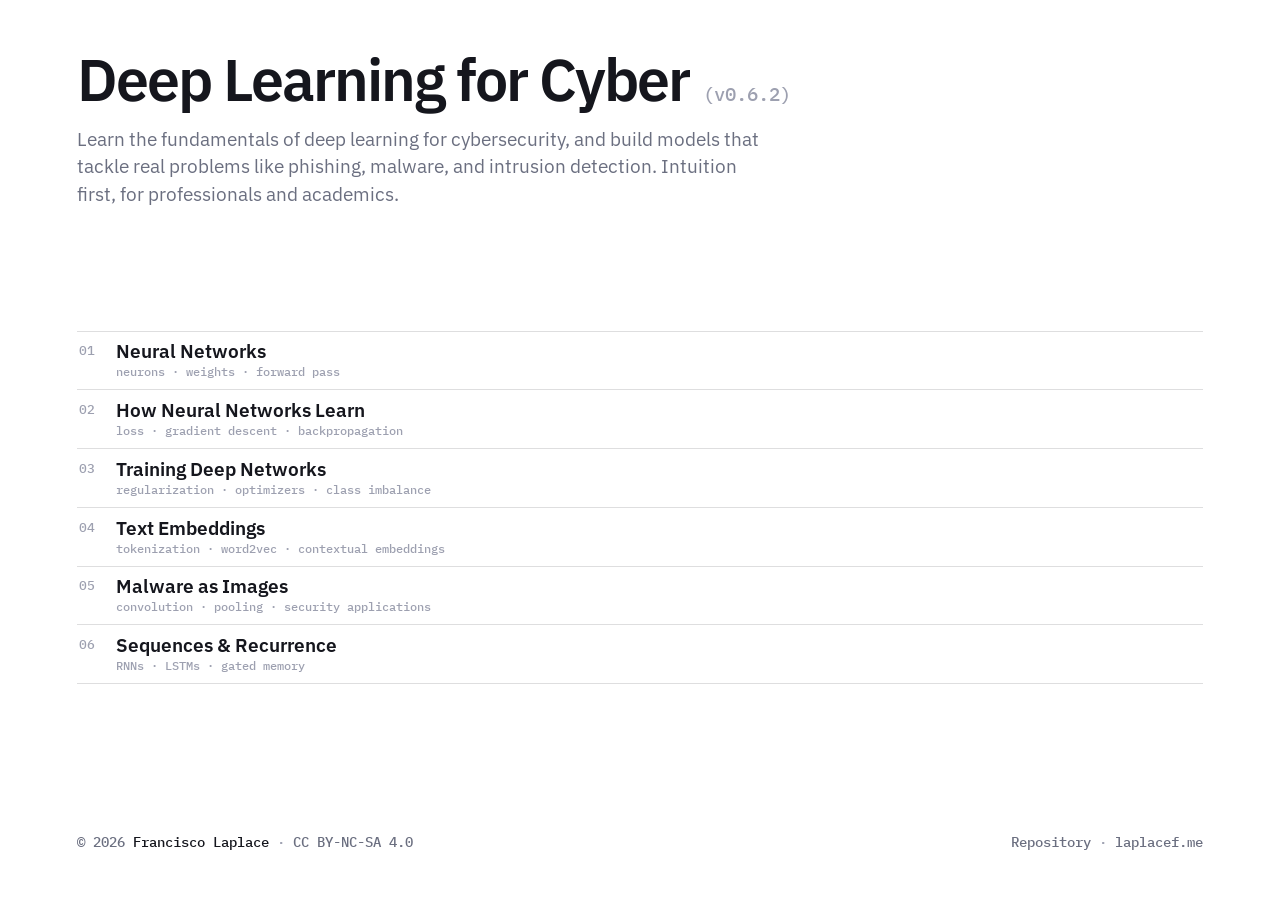
<file: docs/index.html>
<!DOCTYPE html>
<html lang="en">
<head>
<meta charset="utf-8">
<meta name="viewport" content="width=device-width, initial-scale=1">
<title>Deep Learning for Cyber</title>
<meta name="description" content="Intuition-first lecture decks on deep learning for cybersecurity. Build models for real problems like phishing, malware, and intrusion detection.">
<link rel="stylesheet" href="assets/fonts/fonts.css">
<style>
  :root {
    --sans: 'IBM Plex Sans', system-ui, sans-serif;
    --mono: 'IBM Plex Mono', ui-monospace, monospace;
    --ink:#15161d; --muted:#6b6f80; --muted2:#9da0b0; --accent:#3b56d8;
    --line:#dededf; --bg:#ffffff;
  }
  * { box-sizing: border-box; }
  html, body { margin: 0; height: 100%; }
  body {
    background: var(--bg); color: var(--ink); font-family: var(--sans);
    -webkit-font-smoothing: antialiased;
    height: 100vh; display: flex; flex-direction: column;
    padding: clamp(34px, 5.4vh, 76px) clamp(30px, 6vw, 120px);
  }

  /* header */
  header { flex: 0 0 auto; }
  h1 { font: 600 clamp(38px, 4.6vw, 68px)/1.02 var(--sans); letter-spacing: -2px; margin: 0; }
  h1 .ver { margin-left: 14px; font: 500 clamp(15px, 1.5vw, 22px) var(--mono);
            letter-spacing: 0; color: var(--muted2); vertical-align: baseline; }
  .lede { font: 400 clamp(17px, 1.5vw, 23px)/1.45 var(--sans); color: var(--muted);
          margin: 16px 0 0; max-width: 62ch; }

  /* deck grid: two columns, numbered down each column (01-07 | 08-14) */
  main { flex: 1 1 auto; display: flex; align-items: center; min-height: 0; }
  .decks { list-style: none; margin: 0; padding: 0; width: 100%;
           display: grid; grid-template-rows: repeat(7, auto); grid-auto-flow: column;
           column-gap: clamp(36px, 6vw, 104px); }
  .decks li { border-top: 1px solid var(--line); }
  .decks li:nth-child(7), .decks li:last-child { border-bottom: 1px solid var(--line); }
  .row { display: flex; align-items: flex-start; gap: clamp(12px, 1.4vw, 22px);
         padding: clamp(8px, 1.1vh, 13px) 2px; text-decoration: none; color: var(--ink); }
  .num { font: 500 clamp(12px, 1vw, 15px) var(--mono); color: var(--muted2); min-width: 2.4ch;
         line-height: clamp(16px, 1.5vw, 22px); }
  .meta { display: flex; flex-direction: column; gap: 3px; }
  .name { font: 600 clamp(16px, 1.5vw, 22px)/1.04 var(--sans); }
  .concepts { font: 500 clamp(11px, 0.95vw, 13.5px) var(--mono); color: var(--muted2); }
  a.row:hover .name { color: var(--accent); }
  .tag { margin-left: auto; line-height: clamp(16px, 1.5vw, 22px);
         font: 500 clamp(11px, 1vw, 14px) var(--mono); color: var(--muted2); }
  .row.planned .name { color: var(--muted2); }
  .row.planned .concepts { color: #c2c5cf; }

  /* footer — justified: attribution left, links right */
  footer { flex: 0 0 auto; margin-top: clamp(20px, 3vh, 40px);
           font: 500 clamp(13px, 1.1vw, 16px) var(--mono); color: var(--muted);
           display: flex; justify-content: space-between; align-items: baseline; gap: 18px; }
  footer .credit .who { color: var(--ink); }
  footer a { color: var(--muted); text-decoration: none; }
  footer a:hover { color: var(--accent); }
  footer .dot { color: var(--muted2); margin: 0 8px; }
</style>
</head>
<body>
  <header>
    <h1>Deep Learning for Cyber<span class="ver" id="ver"></span></h1>
    <p class="lede">Learn the fundamentals of deep learning for cybersecurity, and build models that tackle real problems like phishing, malware, and intrusion detection. Intuition first, for professionals and academics.</p>
  </header>

  <main>
    <ul class="decks">
      <li><a class="row" href="neural-networks/"><span class="num">01</span><span class="meta"><span class="name">Neural Networks</span><span class="concepts">neurons &middot; weights &middot; forward pass</span></span></a></li>
      <li><a class="row" href="how-neural-networks-learn/"><span class="num">02</span><span class="meta"><span class="name">How Neural Networks Learn</span><span class="concepts">loss &middot; gradient descent &middot; backpropagation</span></span></a></li>
      <li><a class="row" href="training-deep-networks/"><span class="num">03</span><span class="meta"><span class="name">Training Deep Networks</span><span class="concepts">regularization &middot; optimizers &middot; class imbalance</span></span></a></li>
      <li><a class="row" href="text-embeddings/"><span class="num">04</span><span class="meta"><span class="name">Text Embeddings</span><span class="concepts">tokenization &middot; word2vec &middot; contextual embeddings</span></span></a></li>
      <li><a class="row" href="malware-as-images/"><span class="num">05</span><span class="meta"><span class="name">Malware as Images</span><span class="concepts">convolution &middot; pooling &middot; security applications</span></span></a></li>
      <li><a class="row" href="sequences-recurrence/"><span class="num">06</span><span class="meta"><span class="name">Sequences &amp; Recurrence</span><span class="concepts">RNNs &middot; LSTMs &middot; gated memory</span></span></a></li>
    </ul>
  </main>

  <footer>
    <span class="credit">&copy; 2026 <span class="who">Francisco Laplace</span><span class="dot">·</span><a href="https://creativecommons.org/licenses/by-nc-sa/4.0/" target="_blank" rel="noopener noreferrer">CC BY-NC-SA 4.0</a></span>
    <span class="links"><a href="https://github.com/laplacef/deep-learning-for-cyber" target="_blank" rel="noopener noreferrer">Repository</a><span class="dot">·</span><a href="https://laplacef.me" target="_blank" rel="noopener noreferrer">laplacef.me</a></span>
  </footer>

  <script src="assets/version.js"></script>
  <script>
    var v = document.getElementById('ver');
    if (v && window.DLFC_VERSION) v.textContent = '(' + window.DLFC_VERSION + ')';
  </script>
</body>
</html>
</file>
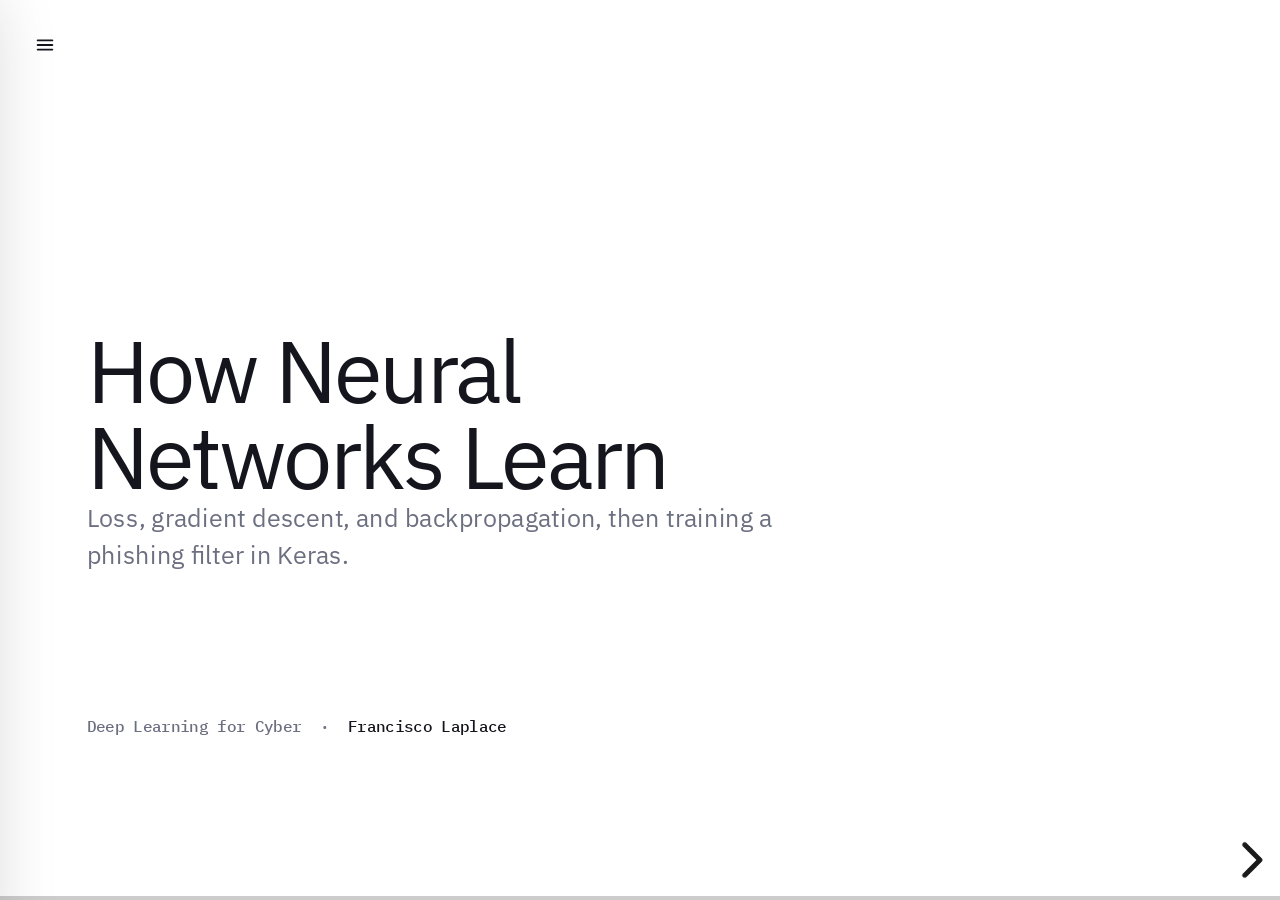
<file: docs/how-neural-networks-learn/index.html>
<!DOCTYPE html>
<html lang="en">
<head>
<meta charset="utf-8">
<meta name="viewport" content="width=device-width, initial-scale=1">
<title>How Neural Networks Learn — Deep Learning for Cyber</title>
<link rel="preload" as="font" type="font/woff2" crossorigin href="../assets/fonts/ibm-plex-sans-400.woff2">
<link rel="preload" as="font" type="font/woff2" crossorigin href="../assets/fonts/ibm-plex-sans-600.woff2">
<link rel="stylesheet" href="../assets/reveal/reset.css">
<link rel="stylesheet" href="../assets/reveal/reveal.css">
<link rel="stylesheet" href="../assets/fonts/fonts.css">
<link rel="stylesheet" href="../assets/theme/applied-ml.css">
<link rel="stylesheet" href="../assets/katex/katex.min.css">
<style>
  /* Reader-text normalization: one body size across slides. */
  .reveal .col-text { font-size: 32px; }
  /* Subtitles wrap greedily so every line fills to the same right margin (uniform across slides). */
  .reveal .sub { text-wrap: wrap; }
  /* Running-prose "where" clause under a display formula (math-typography convention). */
  .reveal .eqprose { font: 400 25px/1.55 var(--sans); color: var(--body); max-width: 1040px; margin: 16px auto 0; text-align: left; }
  /* Prevent single-word orphan lines in wrapping prose. */
  .reveal .cover-sub, .reveal .divider-sub, .reveal .lead,
  .reveal .col-text, .reveal .card-note, .reveal .card p, .reveal .note,
  .reveal .step-note, .reveal .ip-text, .reveal .code-annot p,
  .reveal .panel p { text-wrap: pretty; }
</style>
</head>
<body>
<div class="reveal">
<div class="slides">

  <!-- 01 · COVER -->
  <section class="cover" data-background-color="#ffffff">
    <div>
      <h1 class="cover-title">How Neural<br>Networks Learn</h1>
      <p class="cover-sub">Loss, gradient descent, and backpropagation, then training a phishing filter in Keras.</p>
    </div>
    <div class="deck-footer">Deep Learning for Cyber&nbsp;&nbsp;·&nbsp;&nbsp;<a class="name" href="https://laplacef.me" target="_blank" rel="noopener noreferrer">Francisco Laplace</a></div>
  </section>

  <!-- 02 · AGENDA -->
  <section data-background-color="#ffffff">
    <h2 class="slide-title">What this session covers</h2>
    <div class="body center">
      <ol class="agenda">
        <li>The loss puts a number on how wrong a prediction is</li>
        <li>Gradient descent steps the weights downhill</li>
        <li>Backpropagation assigns each weight its share of the error</li>
        <li>Training and evaluating a working filter in Keras</li>
      </ol>
      <p class="note" style="margin-top:36px;">We begin from a network that can already produce a prediction. The objective here is making that prediction accurate.</p>
    </div>
  </section>

  <!-- DIVIDER · PART 01 -->
  <section class="divider" data-background-color="#ffffff">
    <div class="eyebrow">Part 01 of 02</div>
    <h2 class="divider-title">Learning</h2>
    <p class="divider-sub">How the network improves from its own errors.</p>
  </section>

  <!-- 03 · LOSS -->
  <section data-background-color="#ffffff">
    <h2 class="slide-title">Measuring how wrong a prediction is</h2>
    <div class="body center">
      <div class="cols gap-lg top">
        <div class="col">
          <p class="col-text" style="margin-bottom:34px;">The <strong>loss</strong> is a single number measuring how far the prediction is from the truth. The analogue is a golf score: lower is better, and learning is the process of reducing it.</p>
          <div class="outcome" style="margin-bottom:18px;"><b class="g">Confident and correct</b> <span>→ loss near zero</span></div>
          <div class="outcome"><b class="r">Confident and wrong</b> <span>→ loss is large</span></div>
        </div>
        <div class="col panel dark">
          <div class="panel-label">For the curious</div>
          <p>One common scoring rule: when an email is genuinely phishing, the penalty is small if the predicted score was close to 1, and grows quickly as the score drops toward 0.</p>
          <p class="dim" style="font-size:24px; margin-top:24px;">This rule is named cross entropy, and it measures surprise. A confident, correct prediction is barely surprised and pays almost nothing; a confident, wrong one is heavily surprised and pays a great deal.</p>
          <div style="text-align:center; color:var(--bg); font-size:28px; margin-top:24px;">\[ \text{loss} = -\left[\, y \log p + (1 - y) \log(1 - p) \,\right], \]</div>
          <p class="dim" style="font-size:24px; margin-top:12px;">where <span style="white-space:nowrap;">\( y \)</span> is the true label (0 or 1) and <span style="white-space:nowrap;">\( p \)</span> the predicted score.</p>
        </div>
      </div>
    </div>
  </section>

  <!-- 04 · WALKING DOWNHILL -->
  <section data-background-color="#ffffff">
    <h2 class="slide-title">Learning is a descent</h2>
    <div class="body center">
      <div class="cols gap-lg" style="align-items:center;">
        <p class="col col-text" style="font-size:32px;">Consider the analogue of descending a foggy hill toward the lowest valley. Long range visibility is absent, but the local slope is felt, and a step is taken downhill. Repeated, the steps reach the bottom.<br><br>The hill is the loss. Each setting of the weights is a position on it, and the height is how wrong the network is. The objective is the <strong>lowest valley.</strong></p>
        <div class="col plot-card" style="flex:0 0 600px; align-items:center;">
          <div class="plot-label" style="align-self:flex-start;">loss as a hill</div>
          <canvas data-plot="bowl" data-w="536" data-h="320" style="width:536px; height:320px;"></canvas>
        </div>
      </div>
    </div>
  </section>

  <!-- 05 · GRADIENT DESCENT -->
  <section data-background-color="#ffffff">
    <h2 class="slide-title">Gradient descent in three steps</h2>
    <p class="sub">Gradient is the technical term for slope, and descent means moving down it.</p>
    <div class="body center">
      <div class="cards">
        <div class="card"><div style="font:600 36px var(--sans); color:var(--accent);">Measure the slope</div><p>the direction of steepest increase, and its steepness at this position.</p></div>
        <div class="card"><div style="font:600 36px var(--sans); color:var(--accent);">Step downhill</div><p>each weight is nudged slightly in the opposite direction.</p></div>
        <div class="card"><div style="font:600 36px var(--sans); color:var(--accent);">Repeat</div><p>the steps continue until the loss stops decreasing.</p></div>
      </div>
      <div class="in-practice"><span class="ip-tag">from the paper</span><p class="ip-text">Stepping downhill on noisy, sampled data is <strong>stochastic approximation</strong>, introduced by Robbins &amp; Monro (1951)<a class="cite" href="#/references">[1]</a>. Every optimizer in deep learning is a descendant of that idea.</p></div>
    </div>
  </section>

  <!-- 06 · UPDATE RULE -->
  <section data-background-color="#ffffff">
    <h2 class="slide-title">How one weight is updated</h2>
    <p class="sub">Stated plainly, the new weight is the old weight minus a small step in the downhill direction, and every weight follows the same rule.</p>
    <div class="body center">
      <div class="bigformula"><span class="b">new weight</span>&nbsp;=&nbsp;<span class="b">old weight</span>&nbsp;<span class="r">−</span>&nbsp;<span class="r">small step</span>&nbsp;×&nbsp;<span style="color:var(--ink);">slope</span></div>
      <div style="font-size:36px; color:var(--ink); text-align:center; margin:32px 0 0;">\[ w \leftarrow w - \eta \, \dfrac{\partial L}{\partial w}, \]</div>
      <p class="eqprose" style="text-align:center; max-width:1200px; margin-top:8px;">where \( w \) is the weight, \( \eta \) the learning rate that sets the step size, and \( \partial L/\partial w \) the slope of the loss for that weight; the minus sign moves against the slope, the downhill direction.</p>
    </div>
  </section>

  <!-- 07 · LEARNING RATE -->
  <section data-background-color="#ffffff">
    <h2 class="slide-title">How large a step to take</h2>
    <p class="sub">The step size is named the <strong>learning rate</strong>, and setting it correctly is what makes or breaks training.</p>
    <div class="body center">
      <div class="cards">
        <div class="card"><div style="font:600 36px var(--sans); color:var(--ink);">Tiny steps</div><p style="color:var(--muted);">convergence is reached eventually, but painfully slowly.</p></div>
        <div class="card tint-blue"><div style="font:600 36px var(--sans); color:var(--accent);">Just right</div><p>a steady pace glides down into the valley.</p></div>
        <div class="card"><div style="font:600 36px var(--sans); color:var(--red);">Giant steps</div><p style="color:var(--muted);">the bottom is overshot and the path bounces around, or diverges entirely.</p></div>
      </div>
      <div class="in-practice" style="margin-top:40px;"><span class="ip-tag">from the paper</span><p class="ip-text">The step size is almost never chosen by hand. <strong>Adam sets it automatically</strong>, giving every weight its own adaptive step. Kingma &amp; Ba (2015)<a class="cite" href="#/references">[2]</a> describe "an algorithm for first-order gradient-based optimization... based on <strong>adaptive estimates of lower-order moments</strong>," the running mean and variance of the gradient. The sensible default optimizer to this day.</p></div>
      <p class="note" style="margin-top:18px;">LeCun, Bottou, Orr &amp; Müller (1998)<a class="cite" href="#/references">[3]</a> collect practical techniques for tuning the steps and inputs.</p>
    </div>
  </section>

  <!-- 08 · BACKPROP BIG IDEA -->
  <section data-background-color="#ffffff">
    <h2 class="slide-title">Backpropagation shares the blame</h2>
    <div class="body center">
      <p class="lead">Gradient descent requires the slope for <em>every</em> weight, and there are thousands. Backpropagation computes them all at once. Analogous to a coach reviewing a loss, it traces the error backward and assigns each weight its fair share of the blame, so each one knows how to improve.</p>
      <div class="in-practice" style="margin-top:40px;"><span class="ip-tag">from the paper</span><p class="ip-text">The method that revived the field: Rumelhart, Hinton &amp; Williams (1986)<a class="cite" href="#/references">[4]</a> describe a procedure that <strong>repeatedly adjusts the weights so as to minimize the difference between the network's actual output and the desired output</strong>. That one trick is what makes deep networks trainable.</p></div>
    </div>
  </section>

  <!-- 09 · BACKPROP FLOW -->
  <section data-background-color="#ffffff">
    <h2 class="slide-title">Tracing the blame backward</h2>
    <div class="body center">
      <div class="flow mid">
        <div class="step-card"><div class="step-eyebrow">forward →</div><div class="step-name">Make a prediction</div><div class="step-note">the email runs through the network</div></div>
        <div class="step-card"><div class="step-eyebrow" style="color:var(--red);">compare</div><div class="step-name">Measure the error</div><div class="step-note">prediction against the true label, the loss</div></div>
        <div class="step-card dark"><div class="step-eyebrow dim">← backward</div><div class="step-name">Assign the blame</div><div class="step-note">each weight receives its part of the error</div></div>
      </div>
      <p class="note" style="margin-top:50px;">The term chain rule names the rule for distributing the blame across the layers, and nothing more.</p>
    </div>
  </section>

  <!-- 10 · ONE ROUND -->
  <section data-background-color="#ffffff">
    <h2 class="slide-title">One full round of learning</h2>
    <div class="body center">
      <div class="cyclerow">
        <div class="cnode"><div class="disc blue">1</div><div class="lab">Forward</div><div class="sub2">make a prediction</div></div>
        <span class="cycle-arrow">→</span>
        <div class="cnode"><div class="disc red">2</div><div class="lab">Loss</div><div class="sub2">how wrong</div></div>
        <span class="cycle-arrow">→</span>
        <div class="cnode"><div class="disc ink">3</div><div class="lab">Backward</div><div class="sub2">assign the blame</div></div>
        <span class="cycle-arrow">→</span>
        <div class="cnode"><div class="disc blue">4</div><div class="lab">Update</div><div class="sub2">adjust the weights</div></div>
        <span class="cycle-arrow">↻</span>
      </div>
      <p class="note" style="text-align:center; margin-top:56px;">This loop repeats over many emails, many times. That is training.</p>
    </div>
  </section>

  <!-- 11 · EPOCHS & BATCHES -->
  <section data-background-color="#ffffff">
    <h2 class="slide-title">Epochs and batches</h2>
    <p class="sub">The analogue is studying from a stack of flashcards.</p>
    <div class="body center">
      <div class="cols">
        <div class="col step-card" style="padding:48px;"><div class="step-eyebrow">batch</div><div style="font:600 36px var(--sans); color:var(--ink); margin:14px 0 12px;">a handful of cards</div><p class="col-text" style="font-size:32px;">A small group of emails, say 32, is processed before the weights are adjusted. This is steadier and faster than one at a time.</p></div>
        <div class="col step-card" style="padding:48px;"><div class="step-eyebrow">epoch</div><div style="font:600 36px var(--sans); color:var(--ink); margin:14px 0 12px;">one full pass</div><p class="col-text" style="font-size:32px;">One pass through the entire stack. Setting <span class="code-inline">epochs = 20</span> specifies twenty passes.</p></div>
      </div>
    </div>
  </section>

  <!-- 12 · TRAIN / VAL / TEST -->
  <section data-background-color="#ffffff">
    <h2 class="slide-title">Training, validation, and test data</h2>
    <p class="sub">The network is never graded on the emails it learned from, so the labeled data is split into three parts.</p>
    <div class="body center">
      <div class="flow">
        <div class="step-card" style="flex:7;"><div class="step-eyebrow">about 70%</div><div class="step-name">Training</div><p class="step-note">the study material the network learns from</p></div>
        <div class="step-card" style="flex:3;"><div class="step-eyebrow">about 15%</div><div class="step-name">Validation</div><p class="step-note">practice quizzes, used to tune the design choices</p></div>
        <div class="step-card dark" style="flex:3;"><div class="step-eyebrow dim">about 15%</div><div class="step-name">Test</div><p class="step-note">the final exam, opened once and never examined beforehand</p></div>
      </div>
      <p style="font:500 28px var(--mono); color:var(--ink); margin-top:48px;">This is why <span style="color:var(--accent);">fit(...)</span> sets some data aside. It keeps the grade honest.</p>
      <div class="in-practice"><span class="ip-tag">in an interview</span><p class="ip-text">A classic question: <strong>why a separate test set?</strong> Because tuning on it leaks the answer. The test set provides the single honest estimate of behavior on mail the filter has never seen.</p></div>
    </div>
  </section>

  <!-- DIVIDER · PART 02 -->
  <section class="divider" data-background-color="#ffffff">
    <div class="eyebrow">Part 02 of 02</div>
    <h2 class="divider-title">Building and training the network</h2>
    <p class="divider-sub">Writing the network, training it, and establishing when to trust it.</p>
  </section>

  <!-- 13 · KERAS MODEL -->
  <section data-background-color="#ffffff">
    <h2 class="slide-title">Writing the network in Keras</h2>
    <div class="body center">
      <div class="code-row">
<pre class="code" style="flex:1.3; font-size:26px;"><span class="k">import</span> tensorflow <span class="k">as</span> tf
<span class="k">from</span> tensorflow <span class="k">import</span> keras

model = keras.<span class="fn">Sequential</span>([
  keras.layers.<span class="fn">Dense</span>(<span class="n">16</span>, activation=<span class="s">"relu"</span>,
              input_shape=(<span class="n">20</span>,)),
  keras.layers.<span class="fn">Dense</span>(<span class="n">8</span>,  activation=<span class="s">"relu"</span>),
  keras.layers.<span class="fn">Dense</span>(<span class="n">1</span>,  activation=<span class="s">"sigmoid"</span>),
])</pre>
        <div class="code-annot">
          <div><div class="step-eyebrow">Sequential</div><p>a simple stack of layers, front to back.</p></div>
          <div><div class="step-eyebrow">Dense(16, "relu")</div><p>16 neurons, each wired to every input.</p></div>
          <div><div class="step-eyebrow">input_shape=(20,)</div><p>20 features per email come in.</p></div>
          <div><div class="step-eyebrow">Dense(1, "sigmoid")</div><p>one output, the phishing score.</p></div>
        </div>
      </div>
      <p class="note" style="margin-top:36px;">All of this runs on TensorFlow and Keras<a class="cite" href="#/references">[5]</a>, the everyday tools for building and training networks like this.</p>
    </div>
  </section>

  <!-- 14 · TRAINING -->
  <section data-background-color="#ffffff">
    <h2 class="slide-title">Teaching the network</h2>
    <div class="body center">
      <div class="code-row">
<pre class="code" style="flex:1.3;">model.<span class="fn">compile</span>(
  optimizer=<span class="s">"adam"</span>,
  loss=<span class="s">"binary_crossentropy"</span>,
  metrics=[<span class="s">"accuracy"</span>],
)

history = model.<span class="fn">fit</span>(
  X_train, y_train,
  epochs=<span class="n">20</span>,
  batch_size=<span class="n">32</span>,
  validation_split=<span class="n">0.2</span>,
)</pre>
        <div class="code-annot">
          <div><div class="step-eyebrow">optimizer="adam"</div><p>smart gradient descent that tunes the step size for each weight automatically.</p></div>
          <div><div class="step-eyebrow">loss="binary_crossentropy"</div><p>the phishing scoring rule from the loss slide, the surprise measure that punishes confident mistakes. Binary because there are two answers.</p></div>
          <div><div class="step-eyebrow">fit(...)</div><p>runs the four step loop, over and over.</p></div>
          <div><div class="step-eyebrow">validation_split=0.2</div><p>holds back 20% to check honesty on unseen mail.</p></div>
        </div>
      </div>
    </div>
  </section>

  <!-- 15 · PUTTING IT TO WORK -->
  <section data-background-color="#ffffff">
    <h2 class="slide-title">Putting the filter to work</h2>
    <p class="sub">Applying the trained network to a new email takes three steps, and we have already covered them all.</p>
    <div class="body center">
      <div class="code-row">
<pre class="code" style="flex:1.35;">new_email = <span class="s">"URGENT: verify your account now"</span>
x = <span class="fn">email_to_features</span>(new_email)

score = model.<span class="fn">predict</span>([x])[<span class="n">0</span>][<span class="n">0</span>]   <span class="c"># -> 0.92</span>

<span class="k">if</span> score &gt;= <span class="n">0.5</span>:
    <span class="fn">quarantine</span>(new_email)</pre>
        <div class="code-annot">
          <div><div class="step-eyebrow">same features</div><p>the new email becomes numbers, exactly as before.</p></div>
          <div><div class="step-eyebrow">predict</div><p>runs the forward pass. 0.92 indicates 92% confidence of phishing.</p></div>
          <div><div class="step-eyebrow">the 0.5 cutoff</div><p>is a choice: a higher value is stricter, a lower one is more permissive.</p></div>
        </div>
      </div>
    </div>
  </section>

  <!-- 16 · DISCUSSION · PREDICT THE CURVES -->
  <section data-background-color="#ffffff">
    <h2 class="slide-title">Think it through</h2>
    <div class="body center">
      <p class="q-topic">Predict the two curves</p>
      <p class="col-text" style="font-size:34px; max-width:1520px;">Training has finished 20 epochs, and <span class="code-inline">fit</span> logged the loss after every round: one line for the training emails, one for the held-out validation emails. Before the plot appears: what shape should each line trace, and which of the two decides whether the filter is ready?</p>
      <div style="display:flex; flex-wrap:wrap; gap:18px; margin-top:38px;">
        <span class="chip" style="border-radius:999px;">both fall together</span>
        <span class="chip" style="border-radius:999px;">training falls, validation rises</span>
        <span class="chip" style="border-radius:999px;">both stay flat</span>
        <span class="chip" style="border-radius:999px;">validation falls faster than training</span>
      </div>
      <p class="lead" style="font-size:30px; color:var(--ink); margin-top:44px;"><strong>Reason from the split.</strong> One grade is earned on emails the network studied, the other on emails it has never seen. Only one of them can expose memorization. The next slide draws both lines.</p>
    </div>
  </section>

  <!-- 17 · RESULTS -->
  <section data-background-color="#ffffff">
    <h2 class="slide-title">Whether the network actually learned</h2>
    <div class="body center">
      <div class="cols gap-lg" style="align-items:center;">
        <div class="col plot-card" style="flex:0 0 620px;">
          <div class="plot-label">loss over the rounds</div>
          <canvas data-plot="curves" data-w="556" data-h="320" style="width:556px; height:320px;"></canvas>
          <div class="plot-legend">
            <span><i style="background:var(--accent);"></i> training</span>
            <span><i style="background:var(--red);"></i> validation</span>
          </div>
        </div>
        <p class="col col-text" style="font-size:32px;">As the rounds progress, the <strong>loss should fall</strong> and accuracy should rise.<br><br>The <strong style="color:var(--red);">validation</strong> line, measured on emails the network never trained on, is the one to watch. It is the honest report card. If it continues to fall as well, the network is genuinely learning rather than memorizing.</p>
      </div>
    </div>
  </section>

  <!-- 18 · GLOSSARY -->
  <section data-background-color="#ffffff">
    <h2 class="slide-title">Key terms</h2>
    <div class="body center">
      <div class="cols gap-lg">
        <div class="col" style="display:flex; flex-direction:column; gap:26px;">
          <div><div style="font:600 30px var(--sans); color:var(--accent);">Loss</div><p class="col-text" style="font-size:27px; margin-top:6px;">a score for how wrong the guess was. Lower is better.</p></div>
          <div><div style="font:600 30px var(--sans); color:var(--accent);">Gradient descent</div><p class="col-text" style="font-size:27px; margin-top:6px;">stepping the weights downhill to make the loss smaller.</p></div>
          <div><div style="font:600 30px var(--sans); color:var(--accent);">Learning rate</div><p class="col-text" style="font-size:27px; margin-top:6px;">how big each downhill step is, usually set by Adam.</p></div>
        </div>
        <div class="col-rule"></div>
        <div class="col" style="display:flex; flex-direction:column; gap:26px;">
          <div><div style="font:600 30px var(--sans); color:var(--accent);">Backpropagation</div><p class="col-text" style="font-size:27px; margin-top:6px;">assigning the blame backward so every weight knows how to improve.</p></div>
          <div><div style="font:600 30px var(--sans); color:var(--accent);">Epoch / batch</div><p class="col-text" style="font-size:27px; margin-top:6px;">one full pass through the data; a small group adjusted at a time.</p></div>
          <div><div style="font:600 30px var(--sans); color:var(--accent);">Validation</div><p class="col-text" style="font-size:27px; margin-top:6px;">mail held back to check honest progress during training.</p></div>
        </div>
      </div>
    </div>
  </section>


  <!-- 20 · REFERENCES -->
  <section id="references" data-background-color="#ffffff">
    <h2 class="slide-title">References</h2>
    <div class="body center">
      <div class="refs">
        <div class="ref-col">
          <div class="ref-group">
            <div class="ref"><span class="ref-n">[1]</span>Robbins &amp; Monro (1951). A stochastic approximation method. <span class="src"><a href="https://doi.org/10.1214/aoms/1177729586" target="_blank" rel="noopener noreferrer">Ann. Math. Statist. 22(3).</a></span></div>
            <div class="ref"><span class="ref-n">[2]</span>Kingma &amp; Ba (2015). Adam: a method for stochastic optimization. <span class="src"><a href="https://doi.org/10.48550/arXiv.1412.6980" target="_blank" rel="noopener noreferrer">ICLR.</a></span></div>
            <div class="ref"><span class="ref-n">[3]</span>LeCun, Bottou, Orr &amp; Müller (1998). Efficient BackProp. <span class="src"><a href="https://doi.org/10.1007/3-540-49430-8_2" target="_blank" rel="noopener noreferrer">Neural Networks: Tricks of the Trade.</a></span></div>
          </div>
        </div>
        <div class="ref-col">
          <div class="ref-group">
            <div class="ref"><span class="ref-n">[4]</span>Rumelhart, Hinton &amp; Williams (1986). Learning representations by back-propagating errors. <span class="src"><a href="https://doi.org/10.1038/323533a0" target="_blank" rel="noopener noreferrer">Nature 323.</a></span></div>
            <div class="ref"><span class="ref-n">[5]</span>TensorFlow / Keras; scikit-learn <span class="src">(<a href="https://jmlr.org/papers/v12/pedregosa11a.html" target="_blank" rel="noopener noreferrer">Pedregosa et al., 2011, JMLR</a>).</span></div>
          </div>
        </div>
      </div>
      <div class="in-practice" style="margin-top:40px;"><span class="ip-tag">thank you</span><p class="ip-text">These decks are shared freely under <strong>Creative Commons BY-NC-SA 4.0</strong>: keep the credit to Francisco Laplace, keep them non-commercial, and share any adaptations alike. Latest versions at <a href="https://laplacef.github.io/deep-learning-for-cyber/" target="_blank" rel="noopener noreferrer">laplacef.github.io/deep-learning-for-cyber</a>.</p></div>
    </div>
  </section>

</div>
</div>

<script src="../assets/reveal/reveal.js"></script>
<script src="../assets/version.js"></script>
<script src="../assets/deck-chrome.js"></script>
<script src="../assets/visuals/plots.js"></script>
<script src="../assets/katex/katex.min.js"></script>
<script src="../assets/katex/auto-render.min.js"></script>
<script>
  // Typeset LaTeX in \( \) (inline) and \[ \] (display) across all slides.
  renderMathInElement(document.body, {
    delimiters: [
      { left: '\\[', right: '\\]', display: true },
      { left: '\\(', right: '\\)', display: false },
    ],
    throwOnError: false,
  });
  Reveal.initialize({
    width: 1920,
    height: 1080,
    margin: 0,
    center: false,
    hash: true,
    history: true,
    transition: 'fade',
    plugins: [],
  });
  Reveal.on('slidechanged', () => {
    if (window.__drawPlots) window.__drawPlots();
  });
</script>
</body>
</html>
</file>
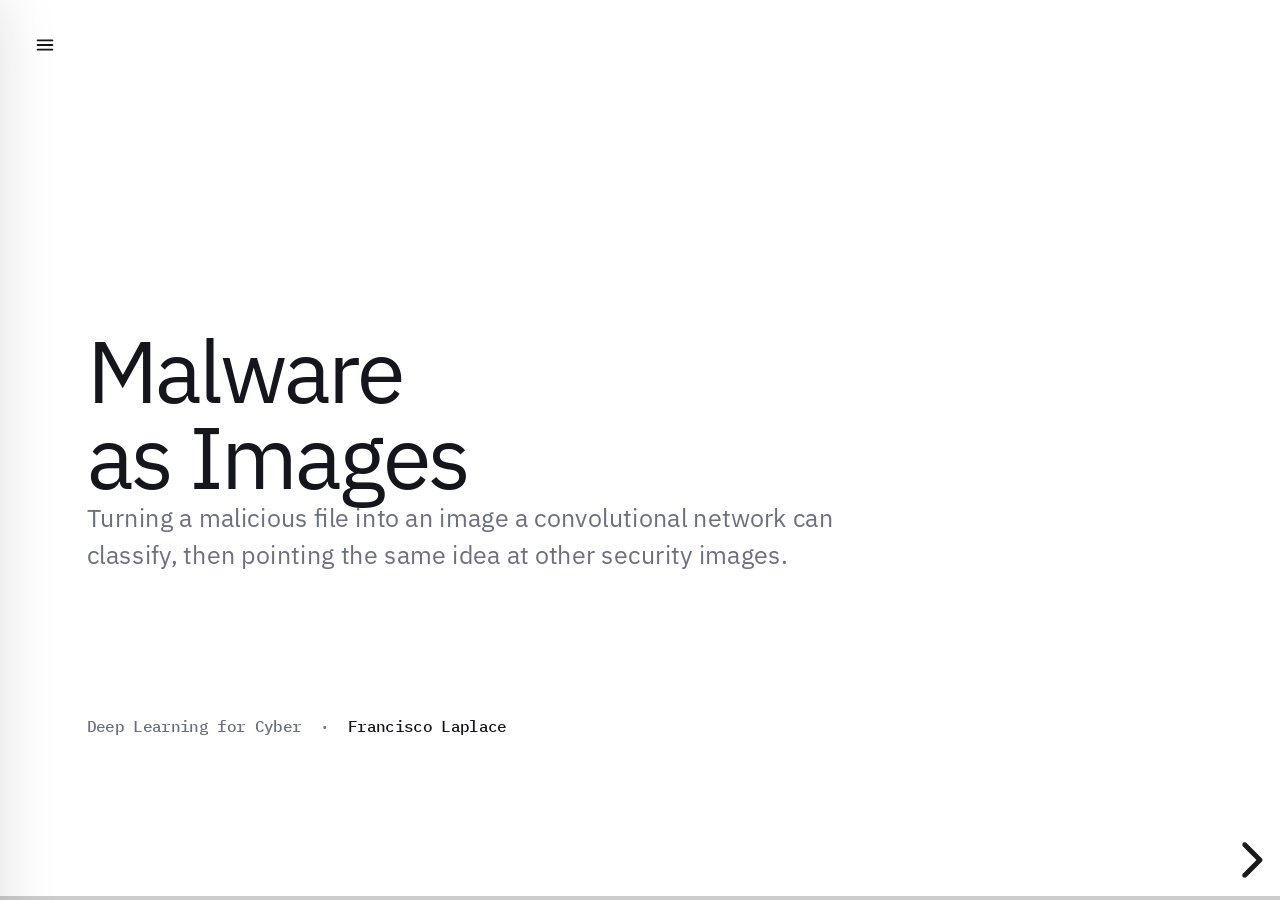
<file: docs/malware-as-images/index.html>
<!DOCTYPE html>
<html lang="en">
<head>
<meta charset="utf-8">
<meta name="viewport" content="width=device-width, initial-scale=1">
<title>Malware as Images — Deep Learning for Cyber</title>
<link rel="preload" as="font" type="font/woff2" crossorigin href="../assets/fonts/ibm-plex-sans-400.woff2">
<link rel="preload" as="font" type="font/woff2" crossorigin href="../assets/fonts/ibm-plex-sans-600.woff2">
<link rel="stylesheet" href="../assets/reveal/reset.css">
<link rel="stylesheet" href="../assets/reveal/reveal.css">
<link rel="stylesheet" href="../assets/fonts/fonts.css">
<link rel="stylesheet" href="../assets/theme/applied-ml.css">
<link rel="stylesheet" href="../assets/katex/katex.min.css">
<style>
  /* Reader-text normalization: one body size across slides. */
  .reveal .col-text { font-size: 32px; }
  /* Equation legends: a running-prose "where" clause under a display formula. */
  .reveal .eqprose { font: 400 25px/1.55 var(--sans); color: var(--body); max-width: 1040px; margin: 16px auto 0; text-align: left; }
  /* Subtitles wrap greedily so every line fills to the same right margin (uniform across slides). */
  .reveal .sub { text-wrap: wrap; }
  /* Prevent single-word orphan lines in wrapping prose. */
  .reveal .cover-sub, .reveal .divider-sub, .reveal .lead,
  .reveal .col-text, .reveal .card-note, .reveal .card p, .reveal .note,
  .reveal .step-note, .reveal .ip-text, .reveal .code-annot p,
  .reveal .phish-read, .reveal .steg-read, .reveal .poison-read { text-wrap: pretty; }
</style>
<style>
  /* deck-local one-offs: the malware-image grid and the convolution stencil */
  .mal-tile { width: 150px; height: 150px; border-radius: 10px; border: 1px solid var(--line-2); }
  .fam-a { background: repeating-linear-gradient(45deg, #2b2d39 0 7px, #c7c9d4 7px 14px); }
  .fam-b { background: repeating-linear-gradient(0deg, #1f2230 0 10px, #b9bcc8 10px 16px); }
  .fam-c { background: repeating-linear-gradient(90deg, #33353f 0 6px, #cdd0db 6px 18px); }
  .mal-var { filter: contrast(0.92) brightness(1.04); }
  .mal-var2 { filter: contrast(1.08) brightness(0.96); }
  .pgrid { display: grid; grid-template-columns: repeat(8, 46px); grid-auto-rows: 46px; gap: 4px; }
  .pgrid span { border-radius: 4px; background: var(--bg-alt); }
  .pgrid .pcell-d { background: #2b2d39; }
  .pgrid .pcell-m { background: #9da0b0; }
  .pgrid .pcell-l { background: #e3e3e8; }
  .fmap { display: grid; grid-template-columns: repeat(3, 56px); grid-auto-rows: 56px; gap: 5px; }
  .fmap span { border-radius: 5px; background: var(--tint-blue); }
  .fmap .hot { background: var(--accent); }
  /* output-size slide: a 1-D input row, a window, and the shorter feature row */
  .osz-row { display: flex; align-items: center; gap: 8px; }
  .osz-sq { width: 46px; height: 46px; border-radius: 6px; background: var(--bg-alt); }
  .osz-out { width: 46px; height: 46px; border-radius: 6px; background: var(--tint-blue); }
  .osz-win { display: inline-flex; gap: 8px; padding: 5px; border: 3px solid var(--accent); border-radius: 8px; }
  .osz-line { display: flex; align-items: center; gap: 16px; }
  .osz-cells { position: relative; display: flex; gap: 8px; }
  .osz-wbox { position: absolute; top: -5px; height: 56px; box-sizing: border-box; border: 3px solid var(--accent); border-radius: 8px; background: rgba(59, 86, 216, 0.12); pointer-events: none; }
  /* the feature map building up one cell per window position */
  .osz-map { display: flex; gap: 8px; }
  .osz-map .oc { width: 46px; height: 46px; border-radius: 6px; background: var(--bg-alt); }
  .osz-map .oc.done { background: var(--tint-blue); }
  .osz-map .oc.on { background: var(--accent); }
  /* convolution worked-example grids: the filter, a scored patch, and ReLU on the map */
  .cgrid { display: grid; gap: 6px; }
  .cgrid > span { display: flex; align-items: center; justify-content: center; background: var(--bg-alt); border-radius: 7px; font: 600 30px var(--mono); color: var(--ink); }
  .cgrid.g3 { grid-template-columns: repeat(3, 74px); grid-auto-rows: 74px; }
  .cgrid.g4 { grid-template-columns: repeat(4, 60px); grid-auto-rows: 60px; }
  .cgrid.g4 > span { font-size: 26px; }
  .cgrid .on { background: #2b2d39; color: #fff; }        /* an active filter weight */
  .cgrid .pos { background: var(--accent); color: #fff; }  /* a kept (positive) value */
  .cgrid .neg { color: var(--muted2); }                    /* a negative value, pre-ReLU */
  .cgrid .zero { color: var(--muted2); }                   /* a value zeroed by ReLU */
  .grid-cap { font: 500 24px var(--mono); color: var(--muted); text-align: center; margin-bottom: 12px; }
  .calc-line { font: 600 34px var(--sans); color: var(--ink); }
  .calc-line .b { color: var(--accent); }
  .calc-line .mut { color: var(--muted); font-weight: 500; }
  .relu-ico { width: 92px; height: 92px; }
  /* flattening slide: a 2-D image grid, then the flattened vector wired to a hidden layer */
  .fl-grid { display: grid; grid-template-columns: repeat(4, 66px); grid-auto-rows: 66px; gap: 7px; }
  .fl-grid > span { background: var(--bg-alt); border-radius: 7px; }
  .fl-grid > span.a { background: var(--accent); }
  .fl-grid > span.b { background: #2b2d39; }
  .fl-net { width: 860px; height: auto; display: block; }
  /* scoring slide: the input image with a highlighted 3x3 window */
  .simg { position: relative; display: grid; grid-template-columns: repeat(5, 50px); grid-auto-rows: 50px; gap: 6px; }
  .simg > span { display: flex; align-items: center; justify-content: center; background: var(--bg-alt); border-radius: 6px; font: 600 26px var(--mono); color: var(--muted2); }
  .simg > span.w { background: var(--tint-blue); color: var(--ink); }
  .simg-box { position: absolute; box-sizing: border-box; left: -4px; top: -4px; width: 170px; height: 170px; border: 3px solid var(--accent); border-radius: 9px; pointer-events: none; }
  /* many-filters slide: feature maps as a 3D stack seen from the side */
  .fm-stack { perspective: 1500px; width: 330px; height: 360px; display: flex; align-items: center; justify-content: center; }
  .fm-stack-inner { position: relative; width: 146px; height: 146px; transform-style: preserve-3d; transform: translateX(56px) rotateX(6deg) rotateY(34deg); }
  .fm-sheet { position: absolute; inset: 0; box-sizing: border-box; width: 146px; height: 146px; background: #fff; border: 1px solid var(--line-2); border-radius: 8px; padding: 8px; box-shadow: 0 22px 30px rgba(20,22,29,.22); }
  .fm-sheet:nth-child(1) { transform: translate3d(0, -58px, -280px); }
  .fm-sheet:nth-child(2) { transform: translate3d(0, 0, -140px); }
  .fm-sheet:nth-child(3) { transform: translate3d(0, 58px, 0); }
  /* visual-phishing slide: rendered pages compared by a CNN */
  .phish-stage { display: flex; gap: 54px; justify-content: center; align-items: flex-start; margin-top: 6px; }
  .phish-col { display: flex; flex-direction: column; align-items: center; }
  .win { width: 420px; border: 1px solid var(--line-2); border-radius: 12px; overflow: hidden; background: #fff; box-shadow: 0 18px 30px rgba(20,22,29,.12); }
  .win-bar { display: flex; align-items: center; gap: 14px; padding: 12px 16px; background: var(--bg-alt); border-bottom: 1px solid var(--line-2); }
  .win-dots { display: flex; gap: 7px; }
  .win-dots i { width: 11px; height: 11px; border-radius: 50%; background: #cfd0d6; display: block; }
  .win-addr { font: 500 21px var(--mono); color: var(--muted); letter-spacing: -.3px; }
  .win-addr.bad { color: var(--red); }
  .win-body { padding: 30px 40px 38px; display: flex; flex-direction: column; align-items: center; gap: 18px; }
  .win-brand { display: flex; align-items: center; gap: 12px; margin-bottom: 6px; }
  .win-brand .mark { width: 32px; height: 32px; border-radius: 9px; background: var(--accent); }
  .win-brand .bname { font: 700 25px var(--sans); color: var(--ink); }
  .win-field { width: 100%; height: 32px; border-radius: 7px; background: var(--bg-alt); border: 1px solid var(--line-2); }
  .win-btn { width: 100%; height: 38px; border-radius: 7px; background: var(--accent); }
  .win-cap { text-align: center; font: 500 24px var(--mono); color: var(--muted); padding: 16px 0 0; }
  .phish-read { text-align: center; max-width: 1440px; margin: 30px auto 0; font: 400 28px/1.5 var(--sans); color: var(--body); }
  .phish-read strong { color: var(--ink); font-weight: 600; }
  .phish-read .dom { font-family: var(--mono); font-size: 25px; color: var(--red); font-weight: 500; }
  /* steganalysis slide: a cover image and the lowest-bit layer a CNN reads */
  .steg-stage { display: flex; gap: 72px; justify-content: center; align-items: flex-start; margin-top: 10px; }
  .steg-col { display: flex; flex-direction: column; align-items: center; gap: 16px; }
  .photo { width: 256px; height: 176px; border-radius: 12px; border: 1px solid var(--line-2); background: linear-gradient(158deg, #cdd6e8 0%, #aab6d4 36%, #d8c4b0 68%, #e7d6c2 100%); }
  .steg-cap { font: 500 24px var(--mono); color: var(--muted); }
  .bit-lab { font: 500 21px var(--mono); color: var(--muted2); margin-top: 4px; }
  .bitgrid { display: grid; grid-template-columns: repeat(8, 22px); grid-auto-rows: 22px; gap: 3px; padding: 10px; border-radius: 10px; background: var(--bg-alt); }
  .bitgrid span { border-radius: 3px; background: #e3e3e8; }
  .bitgrid .b { background: #2b2d39; }
  .bitgrid .p { background: var(--accent); }
  .steg-read { text-align: center; max-width: 1440px; margin: 28px auto 0; font: 400 28px/1.5 var(--sans); color: var(--body); }
  .steg-read strong { color: var(--ink); font-weight: 600; }
  /* image-poisoning slide: triggered training tiles and the backdoor they plant */
  .poison-row { display: flex; gap: 30px; justify-content: center; align-items: flex-start; margin-top: 6px; }
  .ptile { display: flex; flex-direction: column; align-items: center; }
  .ptile-img { position: relative; width: 132px; height: 132px; border-radius: 10px; border: 1px solid var(--line-2); }
  .ptile-img .trigger { position: absolute; right: 9px; bottom: 9px; width: 30px; height: 30px; border-radius: 6px; background: var(--accent); border: 2px solid #fff; box-shadow: 0 2px 6px rgba(20,22,29,.3); }
  .ptile-lab { text-align: center; font: 500 21px var(--mono); color: var(--muted); margin-top: 12px; }
  .ptile-lab.bad { color: var(--red); }
  .poison-read { text-align: center; max-width: 1480px; margin: 30px auto 0; font: 400 28px/1.5 var(--sans); color: var(--body); }
  .poison-read strong { color: var(--ink); font-weight: 600; }
</style>
</head>
<body>
<div class="reveal">
<div class="slides">

  <!-- 01 · COVER -->
  <section class="cover" data-background-color="#ffffff">
    <div>
      <h1 class="cover-title">Malware<br>as Images</h1>
      <p class="cover-sub">Turning a malicious file into an image a convolutional network can classify, then pointing the same idea at other security images.</p>
    </div>
    <div class="deck-footer">Deep Learning for Cyber&nbsp;&nbsp;·&nbsp;&nbsp;<a class="name" href="https://laplacef.me" target="_blank" rel="noopener noreferrer">Francisco Laplace</a></div>
  </section>

  <!-- 02 · AGENDA -->
  <section data-background-color="#ffffff">
    <h2 class="slide-title">What this session covers</h2>
    <div class="body center">
      <ol class="agenda">
        <li>Why malware evades signatures and one reframing</li>
        <li>Turning a file into a picture</li>
        <li>How a convolutional network reads an image</li>
        <li>Where else the same idea applies and where it breaks</li>
      </ol>
    </div>
  </section>

  <!-- 03 · THE PROBLEM -->
  <section data-background-color="#ffffff">
    <h2 class="slide-title">A million slightly different files</h2>
    <div class="body center">
      <div class="cols gap-lg" style="align-items:center;">
        <p class="col col-text" style="font-size:32px;">An attacker rarely ships one program. A single original is repacked and tweaked into <strong>thousands of variants</strong>, so every copy appears new to a signature.<br><br>Underneath, they share the same structure. The question is whether a model can catch the <strong>family resemblance</strong> a signature misses.</p>
        <div class="col" style="display:flex; flex-direction:column; gap:20px;">
          <div class="card tint-red"><div style="font:600 32px var(--sans); color:var(--red);">Signatures are brittle</div><p style="font:400 26px/1.45 var(--sans); color:var(--body); margin:10px 0 0;">change one byte and the exact-match hash no longer fires</p></div>
          <div class="card tint-blue"><div style="font:600 32px var(--sans); color:var(--accent);">Families run deep</div><p style="font:400 26px/1.45 var(--sans); color:var(--body); margin:10px 0 0;">variants of one family still share structure and layout</p></div>
        </div>
      </div>
    </div>
  </section>

  <!-- 04 · DISCUSSION: CATCHING VARIANTS -->
  <section data-background-color="#ffffff">
    <h2 class="slide-title">Think it through</h2>
    <div class="body center">
      <p class="q-topic">Catching a thousand variants</p>
      <p class="lead" style="margin-bottom:44px;">An attacker ships one program as thousands of tweaked copies, each new to a signature. With no signatures at all, how would you catch them all at once?</p>
      <div class="chips" style="margin-bottom:44px;">
        <span class="chip" style="border-radius:999px;">shared code</span>
        <span class="chip" style="border-radius:999px;">runtime behavior</span>
        <span class="chip" style="border-radius:999px;">visual texture</span>
        <span class="chip" style="border-radius:999px;">size and metadata</span>
      </div>
      <p class="lead"><strong>Consider the adversary.</strong> Some traits are cheap to change between variants and some are expensive. The durable ones are where a model should look.</p>
    </div>
  </section>

  <!-- DIVIDER · PART 01 -->
  <section class="divider" data-background-color="#ffffff">
    <div class="eyebrow">Part 01 of 04</div>
    <h2 class="divider-title">Malware as an image</h2>
    <p class="divider-sub">A file is a sequence of bytes, bytes map to pixels, and a network can read pixels.</p>
  </section>

  <!-- 05 · BYTES TO PIXELS -->
  <section data-background-color="#ffffff">
    <h2 class="slide-title">A file is already a grid of numbers</h2>
    <p class="sub">Every file on disk is a long row of bytes, and a byte is a number from 0 to 255. That is precisely the range of a grayscale pixel. Reading the bytes and wrapping the row into a rectangle yields an image.</p>
    <div class="body center">
      <div class="flow mid" style="gap:26px;">
        <div class="step-card"><div class="step-eyebrow">the file</div><div class="step-name" style="font-family:var(--mono); font-size:26px;">4D 5A 90 00 03 …</div><div class="step-note">raw bytes on disk</div></div>
        <div class="flow-arrow">→</div>
        <div class="step-card"><div class="step-eyebrow">each byte</div><div class="step-name" style="font-family:var(--mono); font-size:26px;">0 … 255</div><div class="step-note">a gray value, black to white</div></div>
        <div class="flow-arrow">→</div>
        <div class="step-card dark"><div class="step-eyebrow dim">wrap to a width</div><div class="step-name">A grayscale image</div><div class="step-note">no unpacking, no running it</div></div>
      </div>
      <div class="in-practice"><span class="ip-tag">from the paper</span><p class="ip-text">Nataraj et al. (2011)<a class="cite" href="#/references">[1]</a> introduced the idea: "Malware binaries are visualized as <strong>gray-scale images</strong>," and crucially "<strong>neither disassembly nor code execution is required</strong> for classification."</p></div>
    </div>
  </section>

  <!-- 06 · FAMILY RESEMBLANCE (visual) -->
  <section data-background-color="#ffffff">
    <h2 class="slide-title">Same family, same appearance</h2>
    <p class="sub">Once files become images, a clear regularity emerges: variants of one family resemble each other, as the analogue of fingerprints from the same hand. Repacking shifts the texture slightly, but the family pattern persists.</p>
    <div class="body center">
      <div class="cols gap-lg" style="align-items:center;">
        <div class="col" style="display:flex; flex-direction:column; gap:22px;">
          <div style="display:flex; align-items:center; gap:20px;">
            <span style="width:130px; font:600 27px var(--sans); color:var(--ink);">Family A</span>
            <div class="mal-tile fam-a"></div><div class="mal-tile fam-a mal-var"></div><div class="mal-tile fam-a mal-var2"></div>
          </div>
          <div style="display:flex; align-items:center; gap:20px;">
            <span style="width:130px; font:600 27px var(--sans); color:var(--ink);">Family B</span>
            <div class="mal-tile fam-b"></div><div class="mal-tile fam-b mal-var"></div><div class="mal-tile fam-b mal-var2"></div>
          </div>
          <div style="display:flex; align-items:center; gap:20px;">
            <span style="width:130px; font:600 27px var(--sans); color:var(--ink);">Family C</span>
            <div class="mal-tile fam-c"></div><div class="mal-tile fam-c mal-var"></div><div class="mal-tile fam-c mal-var2"></div>
          </div>
        </div>
        <p class="col col-text" style="font-size:32px;">Each row holds three variants of one family, alike within a row and different across rows.<br><br>This is the central premise: <strong>family is a visual pattern</strong>, and recognizing visual patterns is exactly what convolutional networks are built for.</p>
      </div>
    </div>
  </section>

  <!-- DIVIDER · PART 02 -->
  <section class="divider" data-background-color="#ffffff">
    <div class="eyebrow">Part 02 of 04</div>
    <h2 class="divider-title">How a network reads an image</h2>
    <p class="divider-sub">Convolution, feature maps, and pooling, detecting small patterns at every position.</p>
  </section>

  <!-- 07 · WHY NOT A PLAIN NETWORK -->
  <section data-background-color="#ffffff">
    <h2 class="slide-title">Why flattening fails</h2>
    <p class="sub">The image could be unrolled into one long row and fed to an ordinary network. Two problems follow, and both are decisive.</p>
    <div class="body center">
      <div class="cols gap-lg">
        <div class="col card" style="padding:44px;">
          <div class="card-title" style="margin:0;">Spatial structure is lost</div>
          <p style="font:400 28px/1.5 var(--sans); color:var(--muted); margin:14px 0 0;">Flattening discards which pixels were adjacent. A pattern is defined by its neighbors, and flattening scatters them.</p>
        </div>
        <div class="col card" style="padding:44px;">
          <div class="card-title" style="margin:0;">Too many parameters</div>
          <p style="font:400 28px/1.5 var(--sans); color:var(--muted); margin:14px 0 0;">A modest image holds tens of thousands of pixels. A single neuron connected to all of them carries a flood of weights, slow to train and prone to memorizing.</p>
        </div>
      </div>
      <p class="lead" style="font-size:32px; color:var(--ink); margin-top:46px;">Neither problem is fixed by a bigger plain network; the architecture itself has to change.</p>
    </div>
  </section>

  <!-- 08 · FLATTENING (visual) -->
  <section data-background-color="#ffffff">
    <h2 class="slide-title">The flattened image becomes the input layer</h2>
    <p class="sub">Unrolled row by row, the image feeds a hidden layer in which every input connects to every neuron in that layer.</p>
    <div class="body center">
      <div style="display:flex; align-items:center; justify-content:center; gap:34px;">
        <div>
          <div class="grid-cap">the image</div>
          <div class="fl-grid">
            <span class="a"></span><span></span><span></span><span></span>
            <span class="b"></span><span></span><span></span><span></span>
            <span></span><span></span><span></span><span></span>
            <span></span><span></span><span></span><span></span>
          </div>
        </div>
        <span class="arrow">&#8594;</span>
        <div>
          <div class="grid-cap">flattened input</div>
          <svg class="fl-net" viewBox="0 0 820 300" aria-hidden="true"><line x1="34" y1="54" x2="98" y2="226" stroke="#c9ccd6" stroke-width="1" opacity="0.5"/><line x1="34" y1="54" x2="254" y2="226" stroke="#c9ccd6" stroke-width="1" opacity="0.5"/><line x1="34" y1="54" x2="410" y2="226" stroke="#c9ccd6" stroke-width="1" opacity="0.5"/><line x1="34" y1="54" x2="566" y2="226" stroke="#c9ccd6" stroke-width="1" opacity="0.5"/><line x1="34" y1="54" x2="722" y2="226" stroke="#c9ccd6" stroke-width="1" opacity="0.5"/><line x1="84" y1="54" x2="98" y2="226" stroke="#c9ccd6" stroke-width="1" opacity="0.5"/><line x1="84" y1="54" x2="254" y2="226" stroke="#c9ccd6" stroke-width="1" opacity="0.5"/><line x1="84" y1="54" x2="410" y2="226" stroke="#c9ccd6" stroke-width="1" opacity="0.5"/><line x1="84" y1="54" x2="566" y2="226" stroke="#c9ccd6" stroke-width="1" opacity="0.5"/><line x1="84" y1="54" x2="722" y2="226" stroke="#c9ccd6" stroke-width="1" opacity="0.5"/><line x1="134" y1="54" x2="98" y2="226" stroke="#c9ccd6" stroke-width="1" opacity="0.5"/><line x1="134" y1="54" x2="254" y2="226" stroke="#c9ccd6" stroke-width="1" opacity="0.5"/><line x1="134" y1="54" x2="410" y2="226" stroke="#c9ccd6" stroke-width="1" opacity="0.5"/><line x1="134" y1="54" x2="566" y2="226" stroke="#c9ccd6" stroke-width="1" opacity="0.5"/><line x1="134" y1="54" x2="722" y2="226" stroke="#c9ccd6" stroke-width="1" opacity="0.5"/><line x1="184" y1="54" x2="98" y2="226" stroke="#c9ccd6" stroke-width="1" opacity="0.5"/><line x1="184" y1="54" x2="254" y2="226" stroke="#c9ccd6" stroke-width="1" opacity="0.5"/><line x1="184" y1="54" x2="410" y2="226" stroke="#c9ccd6" stroke-width="1" opacity="0.5"/><line x1="184" y1="54" x2="566" y2="226" stroke="#c9ccd6" stroke-width="1" opacity="0.5"/><line x1="184" y1="54" x2="722" y2="226" stroke="#c9ccd6" stroke-width="1" opacity="0.5"/><line x1="234" y1="54" x2="98" y2="226" stroke="#c9ccd6" stroke-width="1" opacity="0.5"/><line x1="234" y1="54" x2="254" y2="226" stroke="#c9ccd6" stroke-width="1" opacity="0.5"/><line x1="234" y1="54" x2="410" y2="226" stroke="#c9ccd6" stroke-width="1" opacity="0.5"/><line x1="234" y1="54" x2="566" y2="226" stroke="#c9ccd6" stroke-width="1" opacity="0.5"/><line x1="234" y1="54" x2="722" y2="226" stroke="#c9ccd6" stroke-width="1" opacity="0.5"/><line x1="284" y1="54" x2="98" y2="226" stroke="#c9ccd6" stroke-width="1" opacity="0.5"/><line x1="284" y1="54" x2="254" y2="226" stroke="#c9ccd6" stroke-width="1" opacity="0.5"/><line x1="284" y1="54" x2="410" y2="226" stroke="#c9ccd6" stroke-width="1" opacity="0.5"/><line x1="284" y1="54" x2="566" y2="226" stroke="#c9ccd6" stroke-width="1" opacity="0.5"/><line x1="284" y1="54" x2="722" y2="226" stroke="#c9ccd6" stroke-width="1" opacity="0.5"/><line x1="334" y1="54" x2="98" y2="226" stroke="#c9ccd6" stroke-width="1" opacity="0.5"/><line x1="334" y1="54" x2="254" y2="226" stroke="#c9ccd6" stroke-width="1" opacity="0.5"/><line x1="334" y1="54" x2="410" y2="226" stroke="#c9ccd6" stroke-width="1" opacity="0.5"/><line x1="334" y1="54" x2="566" y2="226" stroke="#c9ccd6" stroke-width="1" opacity="0.5"/><line x1="334" y1="54" x2="722" y2="226" stroke="#c9ccd6" stroke-width="1" opacity="0.5"/><line x1="384" y1="54" x2="98" y2="226" stroke="#c9ccd6" stroke-width="1" opacity="0.5"/><line x1="384" y1="54" x2="254" y2="226" stroke="#c9ccd6" stroke-width="1" opacity="0.5"/><line x1="384" y1="54" x2="410" y2="226" stroke="#c9ccd6" stroke-width="1" opacity="0.5"/><line x1="384" y1="54" x2="566" y2="226" stroke="#c9ccd6" stroke-width="1" opacity="0.5"/><line x1="384" y1="54" x2="722" y2="226" stroke="#c9ccd6" stroke-width="1" opacity="0.5"/><line x1="434" y1="54" x2="98" y2="226" stroke="#c9ccd6" stroke-width="1" opacity="0.5"/><line x1="434" y1="54" x2="254" y2="226" stroke="#c9ccd6" stroke-width="1" opacity="0.5"/><line x1="434" y1="54" x2="410" y2="226" stroke="#c9ccd6" stroke-width="1" opacity="0.5"/><line x1="434" y1="54" x2="566" y2="226" stroke="#c9ccd6" stroke-width="1" opacity="0.5"/><line x1="434" y1="54" x2="722" y2="226" stroke="#c9ccd6" stroke-width="1" opacity="0.5"/><line x1="484" y1="54" x2="98" y2="226" stroke="#c9ccd6" stroke-width="1" opacity="0.5"/><line x1="484" y1="54" x2="254" y2="226" stroke="#c9ccd6" stroke-width="1" opacity="0.5"/><line x1="484" y1="54" x2="410" y2="226" stroke="#c9ccd6" stroke-width="1" opacity="0.5"/><line x1="484" y1="54" x2="566" y2="226" stroke="#c9ccd6" stroke-width="1" opacity="0.5"/><line x1="484" y1="54" x2="722" y2="226" stroke="#c9ccd6" stroke-width="1" opacity="0.5"/><line x1="534" y1="54" x2="98" y2="226" stroke="#c9ccd6" stroke-width="1" opacity="0.5"/><line x1="534" y1="54" x2="254" y2="226" stroke="#c9ccd6" stroke-width="1" opacity="0.5"/><line x1="534" y1="54" x2="410" y2="226" stroke="#c9ccd6" stroke-width="1" opacity="0.5"/><line x1="534" y1="54" x2="566" y2="226" stroke="#c9ccd6" stroke-width="1" opacity="0.5"/><line x1="534" y1="54" x2="722" y2="226" stroke="#c9ccd6" stroke-width="1" opacity="0.5"/><line x1="584" y1="54" x2="98" y2="226" stroke="#c9ccd6" stroke-width="1" opacity="0.5"/><line x1="584" y1="54" x2="254" y2="226" stroke="#c9ccd6" stroke-width="1" opacity="0.5"/><line x1="584" y1="54" x2="410" y2="226" stroke="#c9ccd6" stroke-width="1" opacity="0.5"/><line x1="584" y1="54" x2="566" y2="226" stroke="#c9ccd6" stroke-width="1" opacity="0.5"/><line x1="584" y1="54" x2="722" y2="226" stroke="#c9ccd6" stroke-width="1" opacity="0.5"/><line x1="634" y1="54" x2="98" y2="226" stroke="#c9ccd6" stroke-width="1" opacity="0.5"/><line x1="634" y1="54" x2="254" y2="226" stroke="#c9ccd6" stroke-width="1" opacity="0.5"/><line x1="634" y1="54" x2="410" y2="226" stroke="#c9ccd6" stroke-width="1" opacity="0.5"/><line x1="634" y1="54" x2="566" y2="226" stroke="#c9ccd6" stroke-width="1" opacity="0.5"/><line x1="634" y1="54" x2="722" y2="226" stroke="#c9ccd6" stroke-width="1" opacity="0.5"/><line x1="684" y1="54" x2="98" y2="226" stroke="#c9ccd6" stroke-width="1" opacity="0.5"/><line x1="684" y1="54" x2="254" y2="226" stroke="#c9ccd6" stroke-width="1" opacity="0.5"/><line x1="684" y1="54" x2="410" y2="226" stroke="#c9ccd6" stroke-width="1" opacity="0.5"/><line x1="684" y1="54" x2="566" y2="226" stroke="#c9ccd6" stroke-width="1" opacity="0.5"/><line x1="684" y1="54" x2="722" y2="226" stroke="#c9ccd6" stroke-width="1" opacity="0.5"/><line x1="734" y1="54" x2="98" y2="226" stroke="#c9ccd6" stroke-width="1" opacity="0.5"/><line x1="734" y1="54" x2="254" y2="226" stroke="#c9ccd6" stroke-width="1" opacity="0.5"/><line x1="734" y1="54" x2="410" y2="226" stroke="#c9ccd6" stroke-width="1" opacity="0.5"/><line x1="734" y1="54" x2="566" y2="226" stroke="#c9ccd6" stroke-width="1" opacity="0.5"/><line x1="734" y1="54" x2="722" y2="226" stroke="#c9ccd6" stroke-width="1" opacity="0.5"/><line x1="784" y1="54" x2="98" y2="226" stroke="#c9ccd6" stroke-width="1" opacity="0.5"/><line x1="784" y1="54" x2="254" y2="226" stroke="#c9ccd6" stroke-width="1" opacity="0.5"/><line x1="784" y1="54" x2="410" y2="226" stroke="#c9ccd6" stroke-width="1" opacity="0.5"/><line x1="784" y1="54" x2="566" y2="226" stroke="#c9ccd6" stroke-width="1" opacity="0.5"/><line x1="784" y1="54" x2="722" y2="226" stroke="#c9ccd6" stroke-width="1" opacity="0.5"/><rect x="20" y="26" width="28" height="28" rx="5" fill="#3b56d8" stroke="#3b56d8" stroke-width="1"/><rect x="70" y="26" width="28" height="28" rx="5" fill="#eff0f3" stroke="#e3e3e8" stroke-width="1"/><rect x="120" y="26" width="28" height="28" rx="5" fill="#eff0f3" stroke="#e3e3e8" stroke-width="1"/><rect x="170" y="26" width="28" height="28" rx="5" fill="#eff0f3" stroke="#e3e3e8" stroke-width="1"/><rect x="220" y="26" width="28" height="28" rx="5" fill="#2b2d39" stroke="#2b2d39" stroke-width="1"/><rect x="270" y="26" width="28" height="28" rx="5" fill="#eff0f3" stroke="#e3e3e8" stroke-width="1"/><rect x="320" y="26" width="28" height="28" rx="5" fill="#eff0f3" stroke="#e3e3e8" stroke-width="1"/><rect x="370" y="26" width="28" height="28" rx="5" fill="#eff0f3" stroke="#e3e3e8" stroke-width="1"/><rect x="420" y="26" width="28" height="28" rx="5" fill="#eff0f3" stroke="#e3e3e8" stroke-width="1"/><rect x="470" y="26" width="28" height="28" rx="5" fill="#eff0f3" stroke="#e3e3e8" stroke-width="1"/><rect x="520" y="26" width="28" height="28" rx="5" fill="#eff0f3" stroke="#e3e3e8" stroke-width="1"/><rect x="570" y="26" width="28" height="28" rx="5" fill="#eff0f3" stroke="#e3e3e8" stroke-width="1"/><rect x="620" y="26" width="28" height="28" rx="5" fill="#eff0f3" stroke="#e3e3e8" stroke-width="1"/><rect x="670" y="26" width="28" height="28" rx="5" fill="#eff0f3" stroke="#e3e3e8" stroke-width="1"/><rect x="720" y="26" width="28" height="28" rx="5" fill="#eff0f3" stroke="#e3e3e8" stroke-width="1"/><rect x="770" y="26" width="28" height="28" rx="5" fill="#eff0f3" stroke="#e3e3e8" stroke-width="1"/><circle cx="98" cy="248" r="22" fill="#eef1fc" stroke="#3b56d8" stroke-width="2"/><circle cx="254" cy="248" r="22" fill="#eef1fc" stroke="#3b56d8" stroke-width="2"/><circle cx="410" cy="248" r="22" fill="#eef1fc" stroke="#3b56d8" stroke-width="2"/><circle cx="566" cy="248" r="22" fill="#eef1fc" stroke="#3b56d8" stroke-width="2"/><circle cx="722" cy="248" r="22" fill="#eef1fc" stroke="#3b56d8" stroke-width="2"/></svg>
          <div class="grid-cap" style="margin:6px 0 0;">hidden layer</div>
        </div>
      </div>
      <p class="note" style="text-align:center; margin-top:22px;">Both problems are visible here: the blue and dark pixels, once neighbors, now sit far apart, and every connection is its own weight. What an image needs instead is to find a small pattern <strong style="color:var(--ink);">anywhere</strong>, reusing the same few weights.</p>
    </div>
  </section>

  <!-- 09 · THE FILTER -->
  <section data-background-color="#ffffff">
    <h2 class="slide-title">The filter is a small pattern to look for</h2>
    <p class="sub">A filter is a tiny grid of weights that stands for one local pattern, for example a diagonal edge. The network is not handed these weights: they begin random and are shaped, step by step, by training.</p>
    <div class="body center">
      <div class="cols gap-lg" style="align-items:center;">
        <div class="col" style="flex:0 0 auto; display:flex; align-items:center; gap:26px;">
          <div>
            <div class="grid-cap">starts random</div>
            <div class="cgrid g3">
              <span style="background:#9da0b0"></span><span style="background:#e3e3e8"></span><span style="background:#2b2d39"></span>
              <span style="background:#e3e3e8"></span><span style="background:#6b6f80"></span><span style="background:#cfd0d6"></span>
              <span style="background:#33353f"></span><span style="background:#cfd0d6"></span><span style="background:#9da0b0"></span>
            </div>
          </div>
          <div style="display:flex; flex-direction:column; align-items:center; gap:6px;">
            <span class="arrow">&#8594;</span>
            <div class="grid-cap" style="margin:0;">training</div>
          </div>
          <div>
            <div class="grid-cap">after training</div>
            <div class="cgrid g3">
              <span class="on"></span><span></span><span></span>
              <span></span><span class="on"></span><span></span>
              <span></span><span></span><span class="on"></span>
            </div>
          </div>
        </div>
        <p class="col col-text" style="font-size:32px;">The filter holds the pattern the layer is searching for, and the same small filter is tested at every position, so the pattern is found wherever it sits.<br><br>A filter is also called a <strong>kernel</strong>. Training nudges its weights a little at a time until a <strong style="color:var(--accent);">useful pattern</strong> emerges.</p>
      </div>
    </div>
  </section>

  <!-- 10 · SCORING ONE PATCH -->
  <section data-background-color="#ffffff">
    <h2 class="slide-title">Scoring one patch</h2>
    <p class="sub">The window over the image is multiplied by the filter cell by cell, the nine products are summed, and a bias is added. That single number becomes one feature-map cell.</p>
    <div class="body center">
      <div style="display:flex; align-items:center; justify-content:center; gap:24px;">
        <div>
          <div class="grid-cap">input image</div>
          <div class="simg">
            <span class="w">1</span><span class="w">0</span><span class="w">0</span><span></span><span></span>
            <span class="w">0</span><span class="w">1</span><span class="w">0</span><span></span><span></span>
            <span class="w">0</span><span class="w">0</span><span class="w">1</span><span></span><span></span>
            <span></span><span></span><span></span><span></span><span></span>
            <span></span><span></span><span></span><span></span><span></span>
            <div class="simg-box"></div>
          </div>
        </div>
        <span class="calc-line mut" style="font-size:38px;">&times;</span>
        <div>
          <div class="grid-cap">filter</div>
          <div class="cgrid g3">
            <span class="on">1</span><span>0</span><span>0</span>
            <span>0</span><span class="on">1</span><span>0</span>
            <span>0</span><span>0</span><span class="on">1</span>
          </div>
        </div>
        <span class="arrow">&#8594;</span>
        <div>
          <div class="grid-cap">feature map</div>
          <div class="cgrid g3"><span class="pos">1</span><span></span><span></span><span></span><span></span><span></span><span></span><span></span><span></span></div>
        </div>
      </div>
      <div style="font-size:34px; color:var(--ink); text-align:center; margin-top:44px;">\[ \text{match} = \sum_{i,j} w_{ij}\, x_{ij} + b, \]</div>
      <p class="eqprose" style="text-align:center; max-width:1180px;">where \( w_{ij} \) is the filter weight at row \( i \), column \( j \), \( x_{ij} \) the pixel beneath it, and \( b \) the bias, summed over every cell of the window.</p>
    </div>
  </section>

  <!-- 11 · BUILD THE FEATURE MAP -->
  <section data-background-color="#ffffff">
    <h2 class="slide-title">The filter slides across to build the feature map</h2>
    <p class="sub">The same filter is moved across every position in the image. Each patch produces one number, and together those numbers fill a smaller grid called the feature map.</p>
    <div class="body center">
      <div class="cols gap-lg" style="align-items:center;">
        <conv-scan class="col" style="flex:0 0 auto; width:700px; height:384px;"></conv-scan>
        <p class="col col-text" style="font-size:32px;">Each bright cell on the feature map marks a position where the patch matched the filter well.<br><br>Because <strong style="color:var(--accent);">one filter with shared weights is reused everywhere</strong>, the layer carries very few parameters, and the pattern is detected wherever it appears.</p>
      </div>
    </div>
  </section>

  <!-- 12 · RELU ON THE FEATURE MAP -->
  <section data-background-color="#ffffff">
    <h2 class="slide-title">Keep the matches, zero the rest</h2>
    <p class="sub">A strong match gives a large positive number and a poor match gives a negative one. An activation called ReLU keeps every positive value and sets every negative value to zero, so only genuine matches remain.</p>
    <div class="body center">
      <div style="display:flex; align-items:center; justify-content:center; gap:30px;">
        <div>
          <div class="grid-cap">feature map</div>
          <div class="cgrid g4">
            <span class="pos">1</span><span class="neg">&#8722;1</span><span class="neg">&#8722;2</span><span class="neg">&#8722;1</span>
            <span class="neg">&#8722;1</span><span class="neg">&#8722;2</span><span class="neg">&#8722;1</span><span class="neg">&#8722;2</span>
            <span class="neg">&#8722;2</span><span class="neg">&#8722;1</span><span class="neg">&#8722;2</span><span class="neg">&#8722;1</span>
            <span class="neg">&#8722;1</span><span class="neg">&#8722;2</span><span class="neg">&#8722;1</span><span class="pos">1</span>
          </div>
        </div>
        <div style="display:flex; flex-direction:column; align-items:center; gap:8px;">
          <svg class="relu-ico" viewBox="0 0 100 100" aria-hidden="true">
            <line x1="12" y1="82" x2="92" y2="82" stroke="var(--line-2)" stroke-width="2"></line>
            <line x1="50" y1="14" x2="50" y2="90" stroke="var(--line-2)" stroke-width="2"></line>
            <polyline points="14,82 50,82 88,20" fill="none" stroke="var(--accent)" stroke-width="5" stroke-linecap="round" stroke-linejoin="round"></polyline>
          </svg>
          <div class="grid-cap" style="margin:0; color:var(--accent);">ReLU</div>
        </div>
        <div>
          <div class="grid-cap">after ReLU</div>
          <div class="cgrid g4">
            <span class="pos">1</span><span class="zero">0</span><span class="zero">0</span><span class="zero">0</span>
            <span class="zero">0</span><span class="zero">0</span><span class="zero">0</span><span class="zero">0</span>
            <span class="zero">0</span><span class="zero">0</span><span class="zero">0</span><span class="zero">0</span>
            <span class="zero">0</span><span class="zero">0</span><span class="zero">0</span><span class="pos">1</span>
          </div>
        </div>
      </div>
      <div style="font-size:34px; color:var(--ink); text-align:center; margin-top:26px;">\( \text{ReLU}(z) = \max(0,\ z) \)</div>
      <p class="note" style="text-align:center; margin-top:14px;">This is the same ReLU used inside an ordinary network, now applied to every cell of the map. A negative value carries no match, so discarding it sharpens the signal that survives.</p>
    </div>
  </section>

  <!-- 13 · FILTERS & FEATURE MAPS -->
  <section data-background-color="#ffffff">
    <h2 class="slide-title">Many filters, many feature maps</h2>
    <p class="sub">A single filter finds one pattern. A convolutional layer runs many filters side by side, each producing its own feature map, so the layer reads many patterns together.</p>
    <div class="body center">
      <div class="cols gap-lg" style="align-items:center;">
        <div class="col" style="flex:0 0 auto; display:flex; align-items:flex-start; gap:30px;">
          <div>
            <div class="grid-cap">one image</div>
            <div style="height:360px; display:flex; align-items:center; justify-content:center; perspective:1500px;">
              <div class="pgrid" style="grid-template-columns:repeat(5,50px); grid-auto-rows:50px; transform:rotateX(6deg) rotateY(34deg);">
                <span class="pcell-l"></span><span class="pcell-m"></span><span class="pcell-d"></span><span class="pcell-d"></span><span class="pcell-m"></span>
                <span class="pcell-m"></span><span class="pcell-d"></span><span class="pcell-d"></span><span class="pcell-m"></span><span class="pcell-l"></span>
                <span class="pcell-d"></span><span class="pcell-d"></span><span class="pcell-l"></span><span class="pcell-m"></span><span class="pcell-d"></span>
                <span class="pcell-m"></span><span class="pcell-l"></span><span class="pcell-m"></span><span class="pcell-d"></span><span class="pcell-m"></span>
                <span class="pcell-l"></span><span class="pcell-m"></span><span class="pcell-d"></span><span class="pcell-m"></span><span class="pcell-l"></span>
              </div>
            </div>
          </div>
          <span class="arrow" style="align-self:center;">→</span>
          <div>
            <div class="grid-cap">many feature maps</div>
            <div class="fm-stack">
              <div class="fm-stack-inner">
                <div class="fm-sheet"><div class="fmap" style="grid-template-columns:repeat(3,40px); grid-auto-rows:40px;"><span class="hot"></span><span></span><span class="hot"></span><span></span><span></span><span></span><span class="hot"></span><span></span><span class="hot"></span></div></div>
                <div class="fm-sheet"><div class="fmap" style="grid-template-columns:repeat(3,40px); grid-auto-rows:40px;"><span></span><span class="hot"></span><span></span><span class="hot"></span><span class="hot"></span><span class="hot"></span><span></span><span class="hot"></span><span></span></div></div>
                <div class="fm-sheet"><div class="fmap" style="grid-template-columns:repeat(3,40px); grid-auto-rows:40px;"><span></span><span></span><span class="hot"></span><span></span><span class="hot"></span><span></span><span class="hot"></span><span></span><span></span></div></div>              </div>
            </div>
          </div>
        </div>
        <p class="col col-text" style="font-size:32px;">Each filter carries its own learned weights and fires for its own pattern, so one image yields many feature maps, one per filter.<br><br><strong>None are chosen by hand</strong>; the layer learns the whole set as it trains.</p>
      </div>
      <div class="in-practice"><span class="ip-tag">from the paper</span><p class="ip-text">LeCun et al. (1998)<a class="cite" href="#/references">[2]</a> made the case that "<strong>hand-crafted feature extraction can be advantageously replaced by carefully designed learning machines that operate directly on pixel images</strong>," the founding idea of convolutional neural networks.</p></div>
    </div>
  </section>

  <!-- 14 · OUTPUT SIZE OF A CONVOLUTION -->
  <section data-background-color="#ffffff">
    <h2 class="slide-title">The feature map is smaller than the input</h2>
    <p class="sub">The filter has to sit fully inside the image, so it stops one step short of each edge. Count the places it fits, and that count is the width of the feature map.</p>
    <div class="body center">
      <div class="grid-cap" style="margin-bottom:22px;">a 3-wide window fits three ways on a 5-wide row, and each fit fills one cell of the map</div>
      <div style="display:flex; flex-direction:column; align-items:center; gap:14px;">
        <div class="osz-line">
          <div class="osz-cells">
            <span class="osz-sq"></span><span class="osz-sq"></span><span class="osz-sq"></span><span class="osz-sq"></span><span class="osz-sq"></span>
            <div class="osz-wbox" style="left:-5px; width:164px;"></div>
          </div>
          <span class="arrow">→</span>
          <div class="osz-map"><span class="oc on"></span><span class="oc"></span><span class="oc"></span></div>
        </div>
        <div class="osz-line">
          <div class="osz-cells">
            <span class="osz-sq"></span><span class="osz-sq"></span><span class="osz-sq"></span><span class="osz-sq"></span><span class="osz-sq"></span>
            <div class="osz-wbox" style="left:49px; width:164px;"></div>
          </div>
          <span class="arrow">→</span>
          <div class="osz-map"><span class="oc done"></span><span class="oc on"></span><span class="oc"></span></div>
        </div>
        <div class="osz-line">
          <div class="osz-cells">
            <span class="osz-sq"></span><span class="osz-sq"></span><span class="osz-sq"></span><span class="osz-sq"></span><span class="osz-sq"></span>
            <div class="osz-wbox" style="left:103px; width:164px;"></div>
          </div>
          <span class="arrow">→</span>
          <div class="osz-map"><span class="oc done"></span><span class="oc done"></span><span class="oc on"></span></div>
        </div>
      </div>
      <div style="font-size:40px; color:var(--ink); text-align:center; margin-top:38px;">\[ \text{output} = \text{input} - \text{filter} + 1 = 5 - 3 + 1 = 3 \]</div>
      <p class="note" style="text-align:center; margin-top:12px;">Height shrinks by the same rule, so a 5&times;5 image becomes a 3&times;3 map.</p>
    </div>
  </section>

  <!-- 15 · POOLING -->
  <section data-background-color="#ffffff">
    <h2 class="slide-title">Pooling retains the summary and discards detail</h2>
    <p class="sub">After a convolution the feature map is still large, so pooling keeps only the strongest signal in each small patch, leaving the map smaller and more stable.</p>
    <div class="body center">
      <div class="cols gap-lg" style="align-items:center;">
        <p class="col col-text" style="font-size:32px;">Each small patch is replaced by its single strongest value, written \( \max(\text{patch}) \). The effect is analogous to zooming out on a photograph. The exact pixels are lost but the overall shape is retained, and whether a pattern occurred at pixel 12 or pixel 14 no longer matters.<br><br>That tolerance is the purpose: a feature shifted slightly is still the same feature. The network becomes harder to fool with small perturbations.</p>
        <div class="col" style="flex:0 0 auto; display:flex; align-items:center; gap:28px;">
          <div class="fmap" style="grid-template-columns:repeat(4,52px); grid-auto-rows:52px;">
            <span class="hot"></span><span></span><span></span><span class="hot"></span>
            <span></span><span></span><span></span><span></span>
            <span></span><span class="hot"></span><span></span><span></span>
            <span></span><span></span><span></span><span></span>
          </div>
          <span class="arrow">→</span>
          <div class="fmap" style="grid-template-columns:repeat(2,52px); grid-auto-rows:52px;">
            <span class="hot"></span><span class="hot"></span>
            <span class="hot"></span><span></span>
          </div>
        </div>
      </div>
    </div>
  </section>

  <!-- 16 · STACKING LAYERS -->
  <section data-background-color="#ffffff">
    <h2 class="slide-title">Simple parts compose into complex shapes</h2>
    <p class="sub">When these layers are stacked, early layers detect small features and later layers build them into larger ones, turning detail into structure.</p>
    <div class="body center">
      <div class="flow mid" style="gap:18px;">
        <div class="step-card surface" style=""><div class="step-eyebrow muted">layer 1</div><div class="step-name">Edges</div><div class="step-note">light-to-dark lines and corners</div></div>
        <div class="flow-arrow">→</div>
        <div class="step-card surface" style=""><div class="step-eyebrow muted">layer 2</div><div class="step-name">Textures</div><div class="step-note">stripes, blocks, repeated grain</div></div>
        <div class="flow-arrow">→</div>
        <div class="step-card surface" style=""><div class="step-eyebrow muted">layer 3</div><div class="step-name">Motifs</div><div class="step-note">recurring chunks of code layout</div></div>
        <div class="flow-arrow">→</div>
        <div class="step-card dark"><div class="step-eyebrow dim">deep layer</div><div class="step-name">The family</div><div class="step-note">the whole signature shape</div></div>
      </div>
      <p class="note" style="margin-top:46px;">No one programmed "edge" or "stripe." The network found these building blocks on its own, from examples.</p>
    </div>
  </section>

  <!-- 17 · FROM PIXELS TO A FAMILY LABEL -->
  <section data-background-color="#ffffff">
    <h2 class="slide-title">From pixels to a family label</h2>
    <p class="sub">The pieces now assemble into one network: stacked convolution blocks extract patterns, then a small classifier turns them into a label.</p>
    <div class="body center">
      <div class="flow" style="gap:14px;">
        <div class="step-card"><div class="step-eyebrow">input</div><div class="step-name">The image</div><div class="step-note">grayscale bytes</div></div>
        <div class="flow-arrow">&#8594;</div>
        <div class="step-card"><div class="step-eyebrow">block 1</div><div class="step-name">Conv &middot; ReLU &middot; Pool</div><div class="step-note">find patterns, then shrink</div></div>
        <div class="flow-arrow">&#8594;</div>
        <div class="step-card"><div class="step-eyebrow">block 2</div><div class="step-name">Conv &middot; ReLU &middot; Pool</div><div class="step-note">deeper patterns</div></div>
        <div class="flow-arrow">&#8594;</div>
        <div class="step-card"><div class="step-eyebrow">reshape</div><div class="step-name">Flatten</div><div class="step-note">maps to one vector</div></div>
        <div class="flow-arrow">&#8594;</div>
        <div class="step-card dark"><div class="step-eyebrow dim">classify</div><div class="step-name">Dense + softmax</div><div class="step-note">the family label</div></div>
      </div>
      <p class="note" style="margin-top:46px;">Feature extraction first, the convolution blocks, then a small classifier head. The flattened vector that failed on raw pixels works here, because it now carries compact features instead of scattered ones. This is the shape the code will build.</p>
    </div>
  </section>

  <!-- DIVIDER · PART 03 -->
  <section class="divider" data-background-color="#ffffff">
    <div class="eyebrow">Part 03 of 04</div>
    <h2 class="divider-title">Beyond malware images</h2>
    <p class="divider-sub">The same convolutional eye, turned on other security problems built from pixels.</p>
  </section>

  <!-- 18 · DISCUSSION: WHAT ELSE IS AN IMAGE -->
  <section data-background-color="#ffffff">
    <h2 class="slide-title">Think it through</h2>
    <div class="body center">
      <p class="q-topic">What else is secretly an image?</p>
      <p class="lead" style="margin-bottom:44px;">Malware becomes an image because a file is just bytes. What other security problems could be turned into an image a network can read?</p>
      <div class="chips" style="margin-bottom:44px;">
        <span class="chip" style="border-radius:999px;">phishing pages</span>
        <span class="chip" style="border-radius:999px;">network traffic</span>
        <span class="chip" style="border-radius:999px;">files hiding data</span>
        <span class="chip" style="border-radius:999px;">malicious PDFs</span>
      </div>
      <p class="lead"><strong>Consider the adversary.</strong> For each one, how would an attacker change the picture to slip past the model?</p>
    </div>
  </section>

  <!-- 19 · VISUAL PHISHING -->
  <section data-background-color="#ffffff">
    <h2 class="slide-title">Phishing copies the look but not the address</h2>
    <p class="sub">A phishing page copies the brand pixel for pixel, so a network judges the rendered screenshot rather than the words. The look matches; only the address bar gives the clone away.</p>
    <div class="body center">
      <div class="phish-stage">
        <div class="phish-col">
          <div class="win">
            <div class="win-bar"><span class="win-dots"><i></i><i></i><i></i></span><span class="win-addr">securebank.com/login</span></div>
            <div class="win-body">
              <div class="win-brand"><span class="mark"></span><span class="bname">SecureBank</span></div>
              <div class="win-field"></div>
              <div class="win-field"></div>
              <div class="win-btn"></div>
            </div>
          </div>
          <div class="win-cap">the genuine page</div>
        </div>
        <div class="phish-col">
          <div class="win">
            <div class="win-bar"><span class="win-dots"><i></i><i></i><i></i></span><span class="win-addr bad">secure-bank-l0gin.co</span></div>
            <div class="win-body">
              <div class="win-brand"><span class="mark"></span><span class="bname">SecureBank</span></div>
              <div class="win-field"></div>
              <div class="win-field"></div>
              <div class="win-btn"></div>
            </div>
          </div>
          <div class="win-cap">a pixel-perfect clone</div>
        </div>
      </div>
      <div class="in-practice"><span class="ip-tag">from the paper</span><p class="ip-text">Abdelnabi, Krombholz &amp; Fritz (2020)<a class="cite" href="#/references">[3]</a>: VisualPhishNet "<strong>learns profiles for websites</strong> in order to detect phishing websites by a similarity metric that can <strong>generalize to pages with new visual appearances</strong>."</p></div>
    </div>
  </section>

  <!-- 20 · STEGANALYSIS -->
  <section data-background-color="#ffffff">
    <h2 class="slide-title">A hidden file leaves a trace in the pixels</h2>
    <p class="sub">Data hidden in the lowest bit of each pixel leaves the picture looking unchanged, but a faint residue remains, and a steganalysis network is trained to read exactly that.</p>
    <div class="body center">
      <div class="steg-stage">
        <div class="steg-col">
          <div class="photo"></div>
          <div class="steg-cap">an ordinary photo</div>
          <div class="bit-lab">its lowest bit: noise</div>
          <div class="bitgrid">
            <span></span><span class="b"></span><span></span><span></span><span></span><span></span><span class="b"></span><span></span>
            <span></span><span></span><span></span><span class="b"></span><span></span><span></span><span></span><span></span>
            <span class="b"></span><span></span><span></span><span></span><span></span><span class="b"></span><span></span><span></span>
            <span></span><span></span><span class="b"></span><span></span><span></span><span></span><span></span><span class="b"></span>
            <span></span><span></span><span></span><span></span><span class="b"></span><span></span><span></span><span></span>
            <span class="b"></span><span></span><span></span><span></span><span class="b"></span><span></span><span></span><span></span>
          </div>
        </div>
        <div class="steg-col">
          <div class="photo"></div>
          <div class="steg-cap">the same photo, with a payload</div>
          <div class="bit-lab">its lowest bit: structure</div>
          <div class="bitgrid">
            <span></span><span class="b"></span><span></span><span></span><span></span><span></span><span></span><span></span>
            <span></span><span></span><span class="p"></span><span class="p"></span><span class="p"></span><span class="p"></span><span></span><span></span>
            <span></span><span></span><span class="p"></span><span class="p"></span><span class="p"></span><span class="p"></span><span></span><span class="b"></span>
            <span></span><span class="b"></span><span class="p"></span><span class="p"></span><span class="p"></span><span class="p"></span><span></span><span></span>
            <span></span><span></span><span class="p"></span><span class="p"></span><span class="p"></span><span class="p"></span><span></span><span></span>
            <span></span><span></span><span></span><span></span><span></span><span></span><span class="b"></span><span></span>
          </div>
        </div>
      </div>
      <div class="in-practice"><span class="ip-tag">from the paper</span><p class="ip-text">Boroumand, Chen &amp; Fridrich (2019)<a class="cite" href="#/references">[4]</a>: their steganalysis residual network, <strong>SRNet</strong>, learns these detection features end to end, directly from the image, replacing the hand-designed noise filters earlier detectors relied on.</p></div>
    </div>
  </section>

  <!-- 21 · IMAGE POISONING -->
  <section data-background-color="#ffffff">
    <h2 class="slide-title">A poisoned training set plants a backdoor</h2>
    <p class="sub">An attacker who slips a few triggered, mislabeled examples into the training set teaches the model a hidden rule: anything wearing the trigger is benign. At test time, triggered malware passes straight through.</p>
    <div class="body center">
      <div class="poison-row">
        <div class="ptile"><div class="ptile-img fam-a"></div><div class="ptile-lab">malware</div></div>
        <div class="ptile"><div class="ptile-img fam-b"></div><div class="ptile-lab">benign</div></div>
        <div class="ptile"><div class="ptile-img fam-a"><span class="trigger"></span></div><div class="ptile-lab bad">malware, tagged benign</div></div>
        <div class="ptile"><div class="ptile-img fam-c"><span class="trigger"></span></div><div class="ptile-lab bad">malware, tagged benign</div></div>
      </div>
      <div class="in-practice"><span class="ip-tag">from the paper</span><p class="ip-text">Gu, Dolan-Gavitt &amp; Garg (2017)<a class="cite" href="#/references">[5]</a>: "An adversary can create a maliciously trained network (a <strong>backdoored neural network</strong>) that has state of the art performance on the user's training and validation samples, but <strong>behaves badly on specific attacker-chosen inputs</strong>."</p></div>
    </div>
  </section>

  <!-- DIVIDER · PART 04 -->
  <section class="divider" data-background-color="#ffffff">
    <div class="eyebrow">Part 04 of 04</div>
    <h2 class="divider-title">Using it in practice</h2>
    <p class="divider-sub">Reusing a pretrained network, with an honest account of where it breaks.</p>
  </section>

  <!-- 22 · TRANSFER LEARNING -->
  <section data-background-color="#ffffff">
    <h2 class="slide-title">Reusing a network that already sees</h2>
    <p class="sub">A network trained on ordinary photographs has already learned edges and textures. Those layers are kept, and only the final decision is retrained on malware images.</p>
    <div class="body center">
      <div class="cols gap-lg" style="align-items:center;">
        <div class="col" style="display:flex; flex-direction:column; gap:18px;">
          <div class="card"><div class="card-title" style="margin:0;">Retain the early layers</div><div class="card-note">edges and textures transfer; they are the same everywhere.</div></div>
          <div class="card"><div class="card-title" style="margin:0; color:var(--accent);">Retrain the top</div><div class="card-note">only the final part is trained to name the malware family.</div></div>
        </div>
        <p class="col col-text" style="font-size:32px;">This is <strong>transfer learning</strong>: a few thousand malware images suffice where millions would otherwise be needed.<br><br><span style="color:var(--muted);">The reused photo network is the ImageNet-winning CNN of Krizhevsky, Sutskever &amp; Hinton (2012)<a class="cite" href="#/references">[6]</a>.</span></p>
      </div>
      <div class="in-practice"><span class="ip-tag">from the paper</span><p class="ip-text">Yosinski et al. (2014)<a class="cite" href="#/references">[7]</a>: "Such <strong>first-layer features</strong> appear not to be specific to a particular dataset or task, but <strong>general in that they are applicable to many datasets and tasks</strong>," which is exactly why a photo network transfers so well to malware images.</p></div>
    </div>
  </section>

  <!-- 23 · CODE -->
  <section data-background-color="#ffffff">
    <h2 class="slide-title">The same idea in Keras</h2>
    <p class="sub">Two convolution and pooling blocks read the image, then a small head produces the decision. Each line corresponds to a step described above.</p>
    <div class="body center">
      <div class="code-row">
<pre class="code" style="flex:1.45;">model = keras.<span class="fn">Sequential</span>([
    layers.<span class="fn">Conv2D</span>(<span class="n">32</span>, <span class="n">3</span>, activation=<span class="s">"relu"</span>),  <span class="c"># 32 filters</span>
    layers.<span class="fn">MaxPooling2D</span>(),                  <span class="c"># shrink, keep gist</span>
    layers.<span class="fn">Conv2D</span>(<span class="n">64</span>, <span class="n">3</span>, activation=<span class="s">"relu"</span>),  <span class="c"># deeper patterns</span>
    layers.<span class="fn">MaxPooling2D</span>(),
    layers.<span class="fn">Flatten</span>(),
    layers.<span class="fn">Dense</span>(<span class="n">25</span>, activation=<span class="s">"softmax"</span>) <span class="c"># which family?</span>
])</pre>
        <div class="code-annot">
          <div><div class="step-eyebrow">Conv2D</div><p>the sliding windows: 32 then 64 filters.</p></div>
          <div><div class="step-eyebrow">MaxPooling2D</div><p>pools the map, keeping its strongest value.</p></div>
          <div><div class="step-eyebrow">Dense + softmax</div><p>converts the patterns into a family label.</p></div>
        </div>
      </div>
      <p class="note" style="margin-top:36px;">The <span class="code-inline">Conv2D</span> and <span class="code-inline">MaxPooling2D</span> layers are TensorFlow / Keras<a class="cite" href="#/references">[8]</a>, and transfer learning reuses its pretrained vision models.</p>
    </div>
  </section>

  <!-- 24 · SECURITY PAYOFF -->
  <section data-background-color="#ffffff">
    <h2 class="slide-title">Why it matters to a defender</h2>
    <p class="sub">The payoff is speed and reach: a fast first pass over large volumes of files, sorting them into known families and flagging the outliers.</p>
    <div class="body center">
      <div class="cards">
        <div class="card"><div class="card-title" style="margin:0;">Triage at scale</div><div class="card-note">matches thousands of samples a minute, with no sandbox required.</div></div>
        <div class="card"><div class="card-title" style="margin:0;">Catches repacks</div><div class="card-note">a reskinned variant still shares its family's texture.</div></div>
        <div class="card"><div class="card-title" style="margin:0;">No execution</div><div class="card-note">the sample is never run, so nothing detonates in the lab.</div></div>
      </div>
      <div class="in-practice sec"><span class="ip-tag">security</span><p class="ip-text">This is best understood as a <strong>fast triage filter</strong> rather than a verdict. It routes the easy 95%, so analysts concentrate on the genuinely new samples that match no known image.</p></div>
    </div>
  </section>

  <!-- 25 · DISCUSSION: BEAT THE CLASSIFIER -->
  <section data-background-color="#ffffff">
    <h2 class="slide-title">Think it through</h2>
    <div class="body center">
      <p class="q-topic">How would you beat this classifier?</p>
      <p class="lead" style="margin-bottom:44px;">The defender reads every file as an image and matches its texture to known families. Your malware needs to get through. What do you change?</p>
      <div class="chips" style="margin-bottom:44px;">
        <span class="chip" style="border-radius:999px;">pad with junk bytes</span>
        <span class="chip" style="border-radius:999px;">encrypt the body</span>
        <span class="chip" style="border-radius:999px;">redesign from scratch</span>
        <span class="chip" style="border-radius:999px;">nudge a few pixels</span>
      </div>
      <p class="lead"><strong>Consider the adversary.</strong> Which of these also fools a human analyst, and which only fools the model?</p>
    </div>
  </section>

  <!-- 26 · TRAPS -->
  <section data-background-color="#ffffff">
    <h2 class="slide-title">Where it breaks</h2>
    <p class="sub">An attacker aware that files are read as images can alter the image deliberately. The model is best treated as one layer of defense rather than the whole wall.</p>
    <div class="body center">
      <div class="cards">
        <div class="card tint-red"><div class="card-title" style="margin:0; color:var(--red);">Byte stuffing</div><p style="font:400 25px/1.45 var(--sans); color:var(--body); margin:12px 0 0;">padding the file with junk shifts the texture and evades the match.</p></div>
        <div class="card"><div class="card-title" style="margin:0;">Packing</div><p style="font:400 25px/1.45 var(--sans); color:var(--muted); margin:12px 0 0;">encryption scrambles the bytes into noise, erasing the family appearance.</p></div>
        <div class="card"><div class="card-title" style="margin:0;">Novel families</div><p style="font:400 25px/1.45 var(--sans); color:var(--muted); margin:12px 0 0;">it matches what it has seen; a genuinely new design has no neighbor.</p></div>
        <div class="card"><div class="card-title" style="margin:0;">Adversarial perturbations</div><p style="font:400 25px/1.45 var(--sans); color:var(--muted); margin:12px 0 0;">small crafted changes can flip the label while the file still runs.</p></div>
      </div>
      <p class="lead" style="font-size:32px; color:var(--ink); margin-top:42px;">Effective at sorting the known and weak against the deliberately altered, so it belongs alongside other signals instead of standing alone.</p>
    </div>
  </section>

  <!-- 27 · GLOSSARY -->
  <section data-background-color="#ffffff">
    <h2 class="slide-title">Key terms</h2>
    <div class="body center">
      <div class="cols gap-lg">
        <div class="col" style="display:flex; flex-direction:column; gap:24px;">
          <div><div style="font:600 30px var(--sans); color:var(--accent);">Convolution</div><p class="col-text" style="font-size:27px; margin-top:6px;">passing a small window across an image to detect a pattern at any position.</p></div>
          <div><div style="font:600 30px var(--sans); color:var(--accent);">Filter (kernel)</div><p class="col-text" style="font-size:27px; margin-top:6px;">the window's weights, tuned to one pattern.</p></div>
          <div><div style="font:600 30px var(--sans); color:var(--accent);">Feature map</div><p class="col-text" style="font-size:27px; margin-top:6px;">a grid marking where a filter detected its pattern.</p></div>
          <div><div style="font:600 30px var(--sans); color:var(--accent);">Steganalysis</div><p class="col-text" style="font-size:27px; margin-top:6px;">detecting a file hidden inside an ordinary image.</p></div>
        </div>
        <div class="col-rule"></div>
        <div class="col" style="display:flex; flex-direction:column; gap:24px;">
          <div><div style="font:600 30px var(--sans); color:var(--accent);">Pooling</div><p class="col-text" style="font-size:27px; margin-top:6px;">reducing a map to the strongest signal in each patch.</p></div>
          <div><div style="font:600 30px var(--sans); color:var(--accent);">CNN</div><p class="col-text" style="font-size:27px; margin-top:6px;">a convolutional neural network, made of stacked filter and pooling layers.</p></div>
          <div><div style="font:600 30px var(--sans); color:var(--accent);">Transfer learning</div><p class="col-text" style="font-size:27px; margin-top:6px;">reusing a trained network and retraining only its top.</p></div>
          <div><div style="font:600 30px var(--sans); color:var(--accent);">Data poisoning</div><p class="col-text" style="font-size:27px; margin-top:6px;">corrupting training data to plant a hidden backdoor.</p></div>
        </div>
      </div>
    </div>
  </section>


  <!-- 29 · REFERENCES -->
  <section id="references" data-background-color="#ffffff">
    <h2 class="slide-title">References</h2>
    <div class="body center">
      <div class="refs">
        <div class="ref-col">
          <div class="ref-group">
            <div class="ref"><span class="ref-n">[1]</span>Nataraj, Karthikeyan, Jacob &amp; Manjunath (2011). Malware images: visualization and automatic classification. <span class="src"><a href="https://doi.org/10.1145/2016904.2016908" target="_blank" rel="noopener noreferrer">VizSec.</a></span></div>
            <div class="ref"><span class="ref-n">[2]</span>LeCun, Bottou, Bengio &amp; Haffner (1998). Gradient-based learning applied to document recognition. <span class="src"><a href="https://doi.org/10.1109/5.726791" target="_blank" rel="noopener noreferrer">Proc. IEEE 86(11).</a></span></div>
            <div class="ref"><span class="ref-n">[3]</span>Abdelnabi, Krombholz &amp; Fritz (2020). VisualPhishNet: zero-day phishing website detection by visual similarity. <span class="src"><a href="https://doi.org/10.1145/3372297.3417233" target="_blank" rel="noopener noreferrer">ACM CCS.</a></span></div>
            <div class="ref"><span class="ref-n">[4]</span>Boroumand, Chen &amp; Fridrich (2019). Deep residual network for steganalysis of digital images. <span class="src"><a href="https://doi.org/10.1109/TIFS.2018.2871749" target="_blank" rel="noopener noreferrer">IEEE TIFS 14(5).</a></span></div>
          </div>
        </div>
        <div class="ref-col">
          <div class="ref-group">
            <div class="ref"><span class="ref-n">[5]</span>Gu, Dolan-Gavitt &amp; Garg (2017). BadNets: identifying vulnerabilities in the machine learning model supply chain. <span class="src"><a href="https://arxiv.org/abs/1708.06733" target="_blank" rel="noopener noreferrer">arXiv:1708.06733.</a></span></div>
            <div class="ref"><span class="ref-n">[6]</span>Krizhevsky, Sutskever &amp; Hinton (2012). ImageNet classification with deep CNNs. <span class="src"><a href="https://proceedings.neurips.cc/paper_files/paper/2012/hash/c399862d3b9d6b76c8436e924a68c45b-Abstract.html" target="_blank" rel="noopener noreferrer">NeurIPS (AlexNet).</a></span></div>
            <div class="ref"><span class="ref-n">[7]</span>Yosinski, Clune, Bengio &amp; Lipson (2014). How transferable are features in deep neural networks? <span class="src"><a href="https://arxiv.org/abs/1411.1792" target="_blank" rel="noopener noreferrer">NeurIPS.</a></span></div>
            <div class="ref"><span class="ref-n">[8]</span>TensorFlow / Keras (Conv2D, MaxPooling2D, applications). <span class="src"><a href="https://keras.io/api/applications/" target="_blank" rel="noopener noreferrer">keras.io/api/applications</a></span></div>
          </div>
        </div>
      </div>
      <div class="in-practice" style="margin-top:40px;"><span class="ip-tag">thank you</span><p class="ip-text">These decks are shared freely under <strong>Creative Commons BY-NC-SA 4.0</strong>: keep the credit to Francisco Laplace, keep them non-commercial, and share any adaptations alike. Latest versions at <a href="https://laplacef.github.io/deep-learning-for-cyber/" target="_blank" rel="noopener noreferrer">laplacef.github.io/deep-learning-for-cyber</a>.</p></div>
    </div>
  </section>

</div>
</div>

<script src="../assets/reveal/reveal.js"></script>
<script src="../assets/version.js"></script>
<script src="../assets/deck-chrome.js"></script>
<script src="../assets/visuals/conv-scan.js"></script>
<script src="../assets/katex/katex.min.js"></script>
<script src="../assets/katex/auto-render.min.js"></script>
<script>
  // Typeset LaTeX in \( \) (inline) and \[ \] (display) across all slides.
  renderMathInElement(document.body, {
    delimiters: [
      { left: '\\[', right: '\\]', display: true },
      { left: '\\(', right: '\\)', display: false },
    ],
    throwOnError: false,
  });
  Reveal.initialize({
    width: 1920,
    height: 1080,
    margin: 0,
    center: false,
    hash: true,
    history: true,
    transition: 'fade',
    plugins: [],
  });
</script>
</body>
</html>
</file>
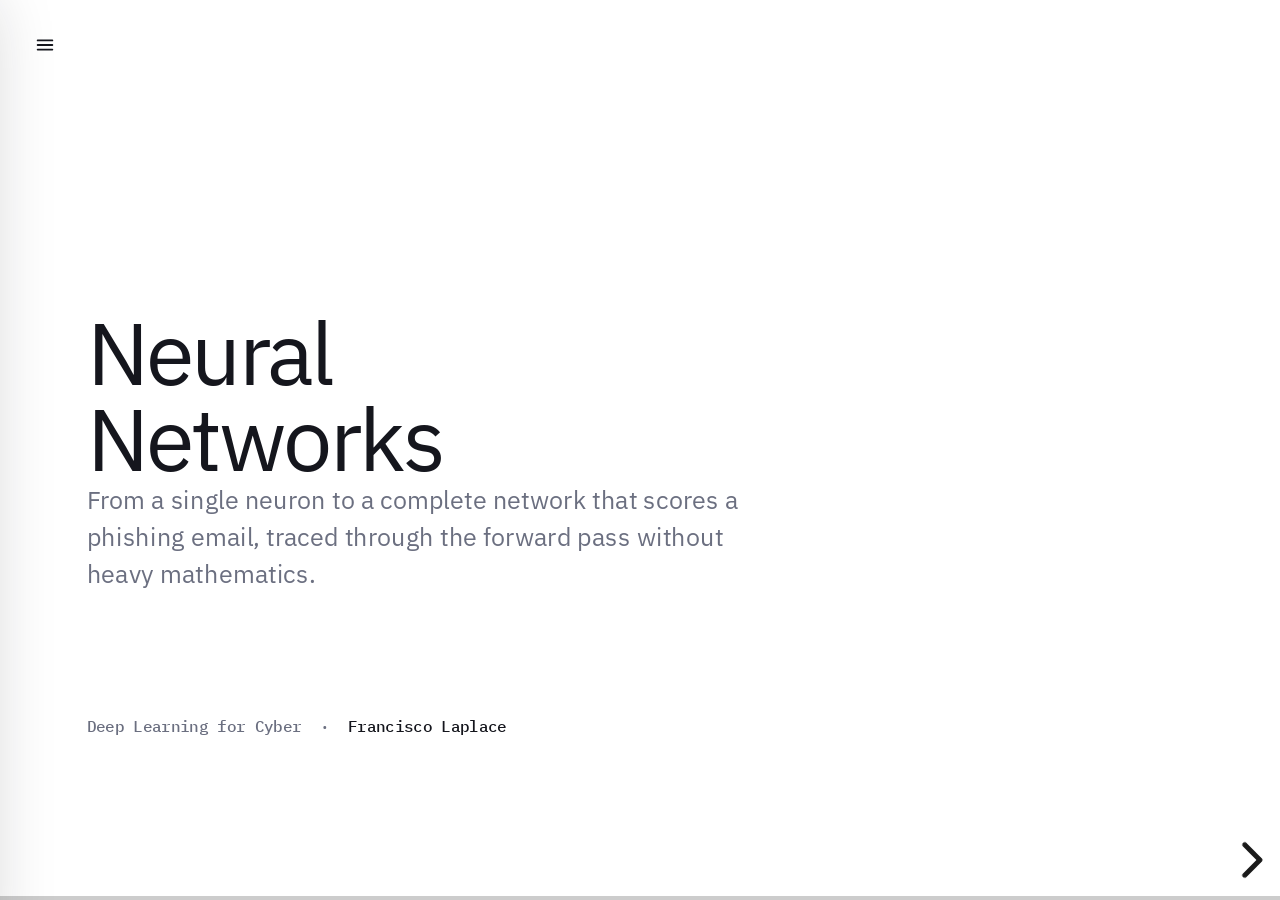
<file: docs/neural-networks/index.html>
<!DOCTYPE html>
<html lang="en">
<head>
<meta charset="utf-8">
<meta name="viewport" content="width=device-width, initial-scale=1">
<title>Neural Networks — Deep Learning for Cyber</title>
<link rel="preload" as="font" type="font/woff2" crossorigin href="../assets/fonts/ibm-plex-sans-400.woff2">
<link rel="preload" as="font" type="font/woff2" crossorigin href="../assets/fonts/ibm-plex-sans-600.woff2">
<link rel="stylesheet" href="../assets/reveal/reset.css">
<link rel="stylesheet" href="../assets/reveal/reveal.css">
<link rel="stylesheet" href="../assets/fonts/fonts.css">
<link rel="stylesheet" href="../assets/theme/applied-ml.css">
<link rel="stylesheet" href="../assets/katex/katex.min.css">
<style>
  /* Deck-01 reader-text normalization: one body size across slides.
     Emphasis comes from weight/color/callouts, not size changes. */
  .reveal .col-text { font-size: 32px; }
  /* Subtitles wrap greedily so every line fills to the same right margin (uniform across slides). */
  .reveal .sub { text-wrap: wrap; }
  /* Running-prose "where" clause under a display formula (math-typography convention). */
  .reveal .eqprose { font: 400 25px/1.55 var(--sans); color: var(--body); max-width: 1040px; margin: 16px auto 0; text-align: left; }
  /* Prevent single-word orphan lines in wrapping prose. */
  .reveal .cover-sub, .reveal .divider-sub, .reveal .lead,
  .reveal .col-text, .reveal .card-note, .reveal .card p, .reveal .note,
  .reveal .step-note, .reveal .ip-text, .reveal .code-annot p { text-wrap: pretty; }
</style>
</head>
<body>
<div class="reveal">
<div class="slides">

  <!-- 01 · COVER -->
  <section class="cover" data-background-color="#ffffff">
    <div>
      <h1 class="cover-title">Neural<br>Networks</h1>
      <p class="cover-sub">From a single neuron to a complete network that scores a phishing email, traced through the forward pass without heavy mathematics.</p>
    </div>
    <div class="deck-footer">Deep Learning for Cyber&nbsp;&nbsp;·&nbsp;&nbsp;<a class="name" href="https://laplacef.me" target="_blank" rel="noopener noreferrer">Francisco Laplace</a></div>
  </section>

  <!-- 02 · AGENDA -->
  <section data-background-color="#ffffff">
    <h2 class="slide-title">What this session covers</h2>
    <div class="body center">
      <ol class="agenda">
        <li>Why fixed rules fail to generalize</li>
        <li>The neuron weights features into one decision</li>
        <li>The network composes many neurons together</li>
        <li>How a trained network scores an email from input to output</li>
      </ol>
    </div>
  </section>

  <!-- DIVIDER · PART 01 -->
  <section class="divider" data-background-color="#ffffff">
    <div class="eyebrow">Part 01 of 03</div>
    <h2 class="divider-title">The problem</h2>
    <p class="divider-sub">Why hand written rules fail to generalize, and what to measure in an email.</p>
  </section>

  <!-- 03 · THE PHISHING PROBLEM -->
  <section data-background-color="#ffffff">
    <h2 class="slide-title">The phishing problem</h2>
    <div class="body center">
      <div class="cols gap-lg top">
        <div class="col">
          <p class="lead">An email arrives. <strong>Is it phishing, or legitimate?</strong><br><br>The signals are noisy: an unusual link, an urgent tone, an unfamiliar sender. No single signal is decisive, and the tactics shift from week to week.</p>
        </div>
        <div class="col surface">
          <div class="surface-label">The objective</div>
          <div style="display:flex; align-items:center; gap:24px;">
            <span class="chip">an email</span>
            <span class="arrow" style="color:var(--accent); font-size:40px;">→</span>
            <span class="dark-card" style="padding:16px 26px;"><span style="font:500 30px var(--sans);">phishing? yes or no</span></span>
          </div>
          <p class="sub" style="margin-top:36px;">Rather than specifying the rule by hand, the model learns it from many labeled examples.</p>
        </div>
      </div>
    </div>
  </section>

  <!-- 04 · WHY LEARN THE RULES -->
  <section data-background-color="#ffffff">
    <h2 class="slide-title">Why the rules are learned rather than written</h2>
    <div class="body center">
      <div class="cols">
        <div class="col">
          <div class="col-head">Rules written by hand</div>
          <p class="col-text">A hand written rule such as <span class="code-inline">if links &gt; 5 then phishing</span> holds briefly. As attackers change tactics, exceptions accumulate until the rule set becomes unmaintainable.</p>
        </div>
        <div class="col-rule"></div>
        <div class="col">
          <div class="col-head accent">Learning from examples</div>
          <p class="col-text">Given thousands of emails already labeled phishing or legitimate, the model <strong>infers the pattern itself</strong>. As phishing evolves, new examples are supplied and the model adapts.</p>
        </div>
      </div>
    </div>
  </section>

  <!-- 05 · YOU ALREADY DO THIS -->
  <section data-background-color="#ffffff">
    <h2 class="slide-title">An everyday analogue of the same computation</h2>
    <p class="sub">On reading an email, a person weighs a few signals and arrives at a judgment.</p>
    <div class="body center">
      <div style="display:flex; align-items:center; gap:36px;">
        <div class="chip-stack">
          <span class="chip">an unusual link</span>
          <span class="chip">an urgent, pressuring tone</span>
          <span class="chip">an unfamiliar sender</span>
        </div>
        <span class="arrow">→</span>
        <div class="dark-card">
          <div class="label">intuition reports</div>
          <div class="big">probably phishing</div>
        </div>
      </div>
      <p class="lead" style="margin-top:52px;">A neuron performs the same operation, but over <strong>numbers</strong> rather than intuition.</p>
    </div>
  </section>

  <!-- 06 · EMAIL TO NUMBERS -->
  <section data-background-color="#ffffff">
    <h2 class="slide-title">Turning an email into numbers</h2>
    <p class="sub">A model cannot read text directly, so each email is first described by a short list of numbers called its <strong>features</strong>.</p>
    <div class="body center">
      <div class="cards">
        <div class="card"><div class="card-eyebrow">x₁</div><div class="card-title">Unusual links</div><div class="card-note">count of unusual web addresses</div></div>
        <div class="card"><div class="card-eyebrow">x₂</div><div class="card-title">Urgency words</div><div class="card-note">"act now", "verify today"</div></div>
        <div class="card"><div class="card-eyebrow">x₃</div><div class="card-title">Unknown sender</div><div class="card-note">1 if the sender is not a known contact</div></div>
        <div class="card"><div class="card-eyebrow">…x₂₀</div><div class="card-title">and more</div><div class="card-note">attachments, time sent…</div></div>
      </div>
      <p style="font:500 28px var(--mono); color:var(--ink); margin-top:50px;">one email&nbsp;&nbsp;→&nbsp;&nbsp;<span style="color:var(--accent);">[ 3, 7, 1, … ]</span>&nbsp;&nbsp;a vector of numbers</p>
      <div class="in-practice sec"><span class="ip-tag">security</span><p class="ip-text">Feature engineering is where security expertise pays off: the strongest features are the ones an attacker <strong>cannot cheaply fake</strong>. Choosing them is a threat-modeling judgment more than a math one.</p></div>
    </div>
  </section>

  <!-- 07 · FEATURES IN CODE -->
  <section data-background-color="#ffffff">
    <h2 class="slide-title">The same idea in code</h2>
    <p class="sub">One email in, a vector of numbers out. No learning yet, only counting.</p>
    <div class="body center">
      <div class="code-row">
<pre class="code" style="flex:1.35;"><span class="k">def</span> <span class="fn">email_to_features</span>(email):
    <span class="k">return</span> [
        <span class="fn">count_links</span>(email),          <span class="c"># x1  odd web links</span>
        <span class="fn">count_urgency_words</span>(email),  <span class="c"># x2  "act now"</span>
        <span class="fn">is_unknown_sender</span>(email),    <span class="c"># x3  1 if unknown</span>
        <span class="c"># ... about 20 simple signals</span>
    ]

x = <span class="fn">email_to_features</span>(msg)   <span class="c"># [3, 7, 1, ...]</span></pre>
        <div class="code-annot">
          <div><div class="step-eyebrow">email in, vector out</div><p>one email enters, a row of numbers returns.</p></div>
          <div><div class="step-eyebrow">each helper</div><p>counts an occurrence, or returns 1 for yes and 0 for no.</p></div>
          <div><div class="step-eyebrow">no learning here</div><p>this is plain Python, with no model involved.</p></div>
          <div><div class="step-eyebrow">the result x</div><p>is the vector of numbers the network receives.</p></div>
        </div>
      </div>
    </div>
  </section>

  <!-- 08 · A REAL DATASET -->
  <section data-background-color="#ffffff">
    <h2 class="slide-title">Where the examples come from</h2>
    <p class="sub">The model learns from emails that people have already labeled. These public collections are standard in the research literature.</p>
    <div class="body center">
      <div class="cards">
        <div class="step-card"><div class="step-name" style="margin-top:0;">Nazario Phishing Corpus<a class="cite" href="#/references">[1]</a></div><p class="step-note">A public collection of real phishing emails, gathered over many years.</p></div>
        <div class="step-card"><div class="step-name" style="margin-top:0;">Enron email dataset<a class="cite" href="#/references">[2]</a></div><p class="step-note">A large set of genuine corporate emails, the legitimate class to learn from.</p></div>
        <div class="step-card"><div class="step-name" style="margin-top:0;">A live inbox</div><p class="step-note">Each "report phishing" action produces a fresh labeled example.</p></div>
      </div>
      <p class="note" style="margin-top:48px;">Labels are essential; without them there is nothing to learn from.</p>
    </div>
  </section>

  <!-- 09 · DISCUSSION -->
  <section data-background-color="#ffffff">
    <h2 class="slide-title">Think it through</h2>
    <div class="body center">
      <p class="q-topic">Which signals are worth measuring</p>
      <p class="lead" style="margin-bottom:44px;">Which signals about an email are worth converting into features?</p>
      <div class="chips" style="margin-bottom:44px;">
        <span class="chip" style="border-radius:999px;">number of attachments</span>
        <span class="chip" style="border-radius:999px;">time of day sent</span>
        <span class="chip" style="border-radius:999px;">reply address matches sender?</span>
        <span class="chip" style="border-radius:999px;">all caps in the subject?</span>
      </div>
      <p class="lead"><strong>Consider the adversary.</strong> Every chosen feature is something an attacker will attempt to fake. A feature is useful only if it is hard to forge.</p>
    </div>
  </section>

  <!-- DIVIDER · PART 02 -->
  <section class="divider" data-background-color="#ffffff">
    <div class="eyebrow">Part 02 of 03</div>
    <h2 class="divider-title">The neuron</h2>
    <p class="divider-sub">Weighting a few features into a single decision.</p>
  </section>

  <!-- 10 · BORROWED FROM THE BRAIN -->
  <section data-background-color="#ffffff">
    <h2 class="slide-title">The idea was borrowed from the brain</h2>
    <p class="sub">The first artificial neuron was a deliberately simplified model of a biological brain cell.</p>
    <div class="body center">
      <div class="maptable">
        <div class="mh left">In the brain</div>
        <div class="mh right">In our neuron</div>
        <div class="mc">Branches called dendrites pick up signals from other cells</div>
        <div class="mc r">The input numbers, the features describing the email</div>
        <div class="mc">Some connections are strong, some are weak</div>
        <div class="mc r">The weights, the contribution of each feature</div>
        <div class="mc">The cell body adds the incoming signals together</div>
        <div class="mc r">The weighted sum, plus the bias</div>
        <div class="mc last">Past a threshold it fires a pulse, otherwise stays quiet</div>
        <div class="mc r last">The activation, turning the total into an output</div>
      </div>
      <p class="note" style="margin-top:38px;">A biological brain contains roughly <strong class="ink">86 billion</strong><a class="cite" href="#/references">[3]</a> neurons. The artificial version is far simpler: it borrows the structure of the idea and none of the biology.<a class="cite" href="#/references">[4]</a></p>
    </div>
  </section>

  <!-- 11 · A SHORT HISTORY -->
  <section data-background-color="#ffffff">
    <h2 class="slide-title">From a 1943 idea to today</h2>
    <p class="sub">Neural networks are an old idea, dismissed twice and revived twice.</p>
    <div class="body center">
      <div class="cards" style="gap:20px; align-items:stretch;">
        <div class="step-card"><div class="card-date">1943</div><div class="step-name">Neurons as math</div><p class="step-note">McCulloch and Pitts publish the first formal model of a neuron: on or off, past a threshold.<a class="cite" href="#/references">[4]</a></p></div>
        <div class="step-card"><div class="card-date">1958</div><div class="step-name">The Perceptron</div><p class="step-note">Rosenblatt builds a machine that learns to separate simple patterns. The press is captivated.<a class="cite" href="#/references">[5]</a></p></div>
        <div class="step-card"><div class="card-date red">1969</div><div class="step-name">The first winter</div><p class="step-note">A prominent critique shows that a single neuron cannot learn certain simple problems. Interest and funding collapse.<a class="cite" href="#/references">[6]</a></p></div>
        <div class="step-card"><div class="card-date">1986</div><div class="step-name">Backpropagation</div><p class="step-note">A method for training many layers at once revives the field, the engine behind everything that follows.<a class="cite" href="#/references">[7]</a></p></div>
        <div class="step-card"><div class="card-date accent">2012</div><div class="step-name">Big data</div><p class="step-note">Abundant data and fast hardware let a deep network win an image recognition contest decisively. The modern era begins.<a class="cite" href="#/references">[8]</a></p></div>
      </div>
      <p class="note" style="color:var(--ink); margin-top:42px;">The core idea changed little. What finally caught up was <strong>data and computing power</strong>.</p>
    </div>
  </section>

  <!-- 12 · MEET THE NEURON -->
  <section data-background-color="#ffffff">
    <h2 class="slide-title">Meet the neuron</h2>
    <div class="body center">
      <p class="lead">A neuron is an elementary decision unit. It takes a few features, weights each one, sums them, and returns a single number. A network is <strong>many such neurons connected together.</strong></p>
      <div class="formula">
        <span class="ftok key"><span class="fword">phishing score</span><span class="fsym">score</span></span>
        <span class="ftok"><span class="fword">=</span><span class="fsym">=</span></span>
        <span class="ftok key"><span class="fword">squeeze(</span><span class="fsym">f(</span></span>
        <span class="ftok"><span class="fword">features × weights</span><span class="fsym">w · x</span></span>
        <span class="ftok"><span class="fword">+</span><span class="fsym">+</span></span>
        <span class="ftok"><span class="fword">bias</span><span class="fsym">b</span></span>
        <span class="ftok"><span class="fword">)</span><span class="fsym">)</span></span>
      </div>
    </div>
  </section>

  <!-- 13 · INSIDE A NEURON (animated) -->
  <section data-background-color="#ffffff">
    <h2 class="slide-title">What's inside a single neuron</h2>
    <p class="sub">One phishing email flows through, from raw features to a single score.</p>
    <div class="body">
      <div class="stage" style="margin-top:80px;"><neuron-flow></neuron-flow></div>
    </div>
  </section>

  <!-- 14 · WEIGHTS -->
  <section data-background-color="#ffffff">
    <h2 class="slide-title">What the weights do</h2>
    <p class="sub">Each weight functions as a <strong>volume knob</strong> on one feature. Training is the search for good settings across all of them.</p>
    <div class="body center">
      <div class="cards">
        <div class="card"><div class="card-big accent">large</div><p>This feature carries strong influence, pushing the output toward phishing.</p></div>
        <div class="card"><div class="card-big muted">near zero</div><p>This feature is effectively ignored, with negligible effect on the output.</p></div>
        <div class="card"><div class="card-big red">negative</div><p>This feature pushes against phishing, as a trusted, known sender would.</p></div>
      </div>
      <p class="note" style="margin-top:44px;">One weight per feature. They begin as random values and are adjusted each time the network sees a labeled example.</p>
      <div class="in-practice"><span class="ip-tag">in practice</span><p class="ip-text">Reading the trained weights is a free <strong>feature importance check</strong>: the largest weights reveal what the model relies on.</p></div>
    </div>
  </section>

  <!-- 15 · BIAS -->
  <section data-background-color="#ffffff">
    <h2 class="slide-title">What the bias does</h2>
    <div class="body center">
      <div class="cols gap-lg" style="align-items:center;">
        <p class="col col-text" style="font-size:32px;">The bias is the neuron's <strong>baseline tendency</strong> to fire, before any feature is considered.<br><br>It is a single value added to the weighted sum: a <strong>negative</strong> bias suppresses activation, a <strong>positive</strong> one promotes it.</p>
        <div class="col" style="display:flex; flex-direction:column; gap:24px;">
          <div class="surface" style="padding:34px 40px;"><div style="font:600 30px var(--sans); color:var(--ink);">Low bias, slow to fire</div><div class="step-note" style="margin-top:8px;">remains inactive until the evidence accumulates</div></div>
          <div class="surface" style="padding:34px 40px;"><div style="font:600 30px var(--sans); color:var(--ink);">High bias, quick to fire</div><div class="step-note" style="margin-top:8px;">activates on the faintest signal</div></div>
        </div>
      </div>
      <div class="in-practice"><span class="ip-tag">in practice</span><p class="ip-text">The bias is <strong>learned during training</strong>; the 0.5 cutoff is set afterward. Both govern how readily the filter labels an email.</p></div>
    </div>
  </section>

  <!-- 16 · WEIGHTED SUM -->
  <section data-background-color="#ffffff">
    <h2 class="slide-title">Adding up the evidence</h2>
    <p class="sub">Each feature is multiplied by its weight, the products are summed, and the bias is added to reach the total.</p>
    <div class="body center">
      <div style="font-size:56px; color:var(--ink); text-align:center; margin:0;">\[ z = w_1 x_1 + w_2 x_2 + \cdots + w_n x_n + b, \]</div>
      <p class="eqprose" style="text-align:center; max-width:1240px; margin-top:34px;">where each \( w_i x_i \) is a feature times its weight, the products summed across all features, \( b \) the bias added to that sum, and \( z \) the single total that results.</p>
      <div class="in-practice"><span class="ip-tag">in practice</span><p class="ip-text">In practice <strong>z</strong> is never computed by hand; the framework does it. But recognizing it as \( \mathbf{w}\cdot\mathbf{x} + b \) is what lets one debug a model that returns nearly the same score for every email.</p></div>
    </div>
  </section>

  <!-- 17 · WHAT ACTIVATION IS -->
  <section data-background-color="#ffffff">
    <h2 class="slide-title">What an activation function is</h2>
    <p class="sub">After summation the neuron holds a single number <span class="code-inline">z</span>. The activation function reshapes it into a bounded form.</p>
    <div class="body center">
      <div class="cols gap-lg" style="align-items:center;">
        <div class="col">
          <p class="col-text">One family <strong>compresses</strong> the total into the 0 to 1 range, as the curve on the right shows. Another passes strong positive signals and blocks the rest.</p>
          <p class="col-text" style="margin-top:28px;">The choice depends on <strong>where the neuron sits</strong> in the network and the form of output required.</p>
        </div>
        <div class="col plot-card" style="flex:0 0 600px;">
          <div style="display:flex; justify-content:space-between;" class="plot-label"><span>any number in</span><span>a bounded range out</span></div>
          <canvas data-plot="squeeze" data-w="532" data-h="300" style="width:532px; height:300px;"></canvas>
        </div>
      </div>
    </div>
  </section>

  <!-- 18 · WHY ACTIVATION -->
  <section data-background-color="#ffffff">
    <h2 class="slide-title">Why we need an activation</h2>
    <div class="body center">
      <div class="cols gap-lg top">
        <div class="col">
          <div class="col-head">At the output, shape the result</div>
          <p class="col-text" style="margin:0 0 40px;">The total <span class="code-inline">z</span> is unbounded. At the output it is compressed into a probability: one form for two classes, another for more.</p>
          <div class="col-head accent">In the hidden layers, introduce a bend</div>
          <p class="col-text">Without a nonlinearity, stacked neurons collapse to a single straight line. The bend lets the network fit curved, real world patterns.</p>
        </div>
        <div class="col plot-card" style="flex:0 0 520px; align-items:center; ">
          <div class="plot-label" style="align-self:flex-start;">a straight line versus a bend</div>
          <canvas data-plot="bend" data-w="448" data-h="300" style="width:448px; height:300px;"></canvas>
        </div>
      </div>
      <div class="in-practice" style="margin-top:30px;"><span class="ip-tag">from the paper</span><p class="ip-text">Cybenko (1989)<a class="cite" href="#/references">[9]</a> proved a single hidden layer with a sigmoid-like activation can approximate <strong>any continuous function</strong> to any accuracy. The bend is what makes a network universal.</p></div>
    </div>
  </section>

  <!-- 18b · ONE NEURON CAN'T (XOR) -->
  <section data-background-color="#ffffff">
    <h2 class="slide-title">The problem one neuron can't solve</h2>
    <p class="sub">A single neuron can draw only one straight line. Some patterns require more.</p>
    <div class="body center">
      <div class="cols gap-lg" style="align-items:center;">
        <div class="col">
          <p class="col-text" style="font-size:32px;">Consider two signals: a <strong>risky link</strong> and an <strong>urgent tone</strong>.</p>
          <p class="col-text" style="font-size:32px; margin-top:22px;">When they <strong>disagree</strong> (a calm tone concealing a bad link, or loud urgency with nothing behind it) the email is suspicious. When they agree, it is usually benign.</p>
          <p class="col-text" style="font-size:32px; margin-top:22px;">No single straight line separates the four cases, and one neuron is exactly one straight cut. <span style="color:var(--accent);">A hidden layer bends the space until a line suffices.</span></p>
        </div>
        <div class="col plot-card" style="flex:0 0 600px; align-items:center;">
          <div class="plot-label" style="align-self:flex-start;">two signals, four cases</div>
          <svg width="500" height="400" viewBox="0 0 500 400" role="img" aria-label="XOR scatter">
            <line x1="80" y1="340" x2="470" y2="340" stroke="#e3e3e8" stroke-width="2"/>
            <line x1="80" y1="340" x2="80" y2="40" stroke="#e3e3e8" stroke-width="2"/>
            <line x1="120" y1="60" x2="440" y2="320" stroke="#cfd0d6" stroke-width="3" stroke-dasharray="7 7"/>
            <circle cx="170" cy="270" r="22" fill="#3b56d8"/>
            <circle cx="380" cy="110" r="22" fill="#3b56d8"/>
            <circle cx="170" cy="110" r="22" fill="#c0392b"/>
            <circle cx="380" cy="270" r="22" fill="#c0392b"/>
            <text x="100" y="372" font-family="'IBM Plex Mono', monospace" font-size="22" fill="#9da0b0">no link</text>
            <text x="330" y="372" font-family="'IBM Plex Mono', monospace" font-size="22" fill="#9da0b0">risky link</text>
            <text x="20" y="280" font-family="'IBM Plex Mono', monospace" font-size="22" fill="#9da0b0" transform="rotate(-90 30 280)">calm</text>
            <text x="20" y="120" font-family="'IBM Plex Mono', monospace" font-size="22" fill="#9da0b0" transform="rotate(-90 30 120)">urgent</text>
            <text x="250" y="60" font-family="'IBM Plex Mono', monospace" font-size="20" fill="#9da0b0">any cut gets one wrong</text>
          </svg>
          <div style="display:flex; gap:36px; margin-top:6px; font:500 24px var(--mono); color:var(--muted);"><span><i style="display:inline-block; width:18px; height:18px; border-radius:50%; vertical-align:-2px; margin-right:10px; background:#3b56d8;"></i>benign</span><span><i style="display:inline-block; width:18px; height:18px; border-radius:50%; vertical-align:-2px; margin-right:10px; background:#c0392b;"></i>suspicious</span></div>
        </div>
      </div>
      <div class="in-practice" style="margin-top:28px;"><span class="ip-tag">from the paper</span><p class="ip-text">Minsky &amp; Papert (1969)<a class="cite" href="#/references">[6]</a> proved a single perceptron cannot learn this exact pattern, the famous <strong>XOR</strong> problem. That limit helped trigger the first AI winter, until hidden layers and backprop answered it.</p></div>
    </div>
  </section>

  <!-- 19 · THREE ACTIVATIONS, TWO JOBS -->
  <section data-background-color="#ffffff">
    <h2 class="slide-title">Three activations for two jobs</h2>
    <p class="sub">The location of a function in the network determines which one is used.</p>
    <div class="body center">
      <div class="cards">
        <div class="card"><div class="card-eyebrow">hidden layers</div><div class="card-title">ReLU</div><div class="card-note">keeps positive values, sets the rest to zero. the inexpensive bend for hidden layers.</div></div>
        <div class="card"><div class="card-eyebrow">output · binary</div><div class="card-title">Sigmoid</div><div class="card-note">maps two classes to a single 0 to 1 probability, as in the phishing score.</div></div>
        <div class="card"><div class="card-eyebrow">output · multiclass</div><div class="card-title">Softmax</div><div class="card-note">maps more than two classes to percentages that sum to 100%.</div></div>
      </div>
      <p class="note" style="margin-top:40px; color:var(--muted2);">These three are the most common choices; others such as tanh, Leaky ReLU, and GELU each vary the same idea of bending or compressing a number.</p>
    </div>
  </section>

  <!-- 20 · WHY RELU FOR HIDDEN LAYERS -->
  <section data-background-color="#ffffff">
    <h2 class="slide-title">Why ReLU runs the hidden layers</h2>
    <p class="sub">What makes sigmoid ideal at the output is what limits it in the hidden layers.</p>
    <div class="body">
      <div class="cols gap-lg" style="align-items:center;">
        <div class="col">
          <div class="col-head">Cheaper to train</div>
          <p class="col-text" style="font-size:32px;">ReLU is a single comparison against zero. Sigmoid evaluates a full S curve on every pass, and its flat tails slow learning, so ReLU trains faster and more stably.</p>
          <div class="col-head accent" style="margin-top:44px;">Matched to its role</div>
          <p class="col-text" style="font-size:32px;">ReLU is used in the hidden layers, where only an inexpensive bend is needed. Sigmoid remains on the output neuron, where its 0 to 1 compression yields the phishing score.</p>
        </div>
        <div class="col plot-card" style="flex:0 0 600px; text-align:center; align-items:center;">
          <svg viewBox="0 0 460 340" role="img" aria-label="four sample numbers on the ReLU curve" style="width:400px; max-width:100%; height:auto;">
            <line x1="132" y1="40" x2="132" y2="300" stroke="#e3e3e8" stroke-width="2"/>
            <line x1="50" y1="300" x2="430" y2="300" stroke="#9da0b0" stroke-width="2"/>
            <polyline points="60,300 132,300 420,40" fill="none" stroke="#15161d" stroke-width="4" stroke-linejoin="round"/>
            <g stroke="#b9bdcc" stroke-width="1.5" stroke-dasharray="5 5">
              <line x1="228" y1="300" x2="228" y2="213"/>
              <line x1="372" y1="300" x2="372" y2="83"/>
              <line x1="276" y1="300" x2="276" y2="170"/>
            </g>
            <g fill="#3b56d8"><circle cx="228" cy="213" r="7"/><circle cx="372" cy="83" r="7"/><circle cx="276" cy="170" r="7"/></g>
            <circle cx="108" cy="300" r="7" fill="#c0392b"/>
            <g font-family="'IBM Plex Mono', monospace" font-size="24" font-weight="600" fill="#15161d" text-anchor="end">
              <text x="214" y="210">4</text><text x="358" y="80">10</text><text x="262" y="167">6</text>
            </g>
            <text x="108" y="286" font-family="'IBM Plex Mono', monospace" font-size="24" font-weight="600" fill="#c0392b" text-anchor="middle">0</text>
            <g font-family="'IBM Plex Mono', monospace" font-size="24" fill="#6b6f80" text-anchor="middle">
              <text x="228" y="328">4</text><text x="108" y="328">-1</text><text x="372" y="328">10</text><text x="276" y="328">6</text>
            </g>
          </svg>
          <div style="font-size:36px; color:var(--ink); text-align:center; margin-top:12px;">\[ \mathrm{ReLU}(x) = \max(0,\, x) \]</div>
        </div>
      </div>
      <div class="in-practice" style="margin-top:18px;"><span class="ip-tag">from the paper</span><p class="ip-text">Glorot, Bordes &amp; Bengio (2011)<a class="cite" href="#/references">[10]</a> found ReLU units train as well or better than sigmoid and tanh, while producing sparser, cheaper representations.</p></div>
    </div>
  </section>

  <!-- 21 · SIGMOID DEEP DIVE -->
  <section data-background-color="#ffffff">
    <h2 class="slide-title">Sigmoid gives the binary score</h2>
    <p class="sub">For exactly two classes, a single sigmoid neuron at the output suffices.</p>
    <div class="body">
      <div class="cols gap-lg" style="align-items:center;">
        <div class="col">
          <p class="col-text">It compresses the total into one number between 0 and 1, interpreted as a <strong>probability</strong>. A score of 0.92 indicates roughly 92% confidence that the email is phishing.</p>
          <div class="surface" style="margin-top:28px; padding:30px 36px;"><div style="font:600 30px var(--sans); color:var(--ink);">Bounded and saturating</div><p class="step-note" style="margin-top:8px;">However large the input grows, the output approaches 1 without exceeding it, and approaches 0 in the other direction.</p></div>
        </div>
        <div class="col plot-card" style="flex:0 0 600px; text-align:center; align-items:center;">
          <svg viewBox="0 0 460 340" role="img" aria-label="four sample numbers on the sigmoid curve" style="width:400px; max-width:100%; height:auto;">
            <g stroke="#e3e3e8" stroke-width="2"><line x1="50" y1="40" x2="430" y2="40"/><line x1="50" y1="170" x2="430" y2="170"/></g>
            <line x1="132" y1="40" x2="132" y2="300" stroke="#e3e3e8" stroke-width="2"/>
            <line x1="50" y1="300" x2="430" y2="300" stroke="#9da0b0" stroke-width="2"/>
            <polyline points="60,288 84,269 108,230 132,170 156,110 180,71 204,52 228,45 252,42 276,41 324,40 420,40" fill="none" stroke="#15161d" stroke-width="4" stroke-linejoin="round"/>
            <g stroke="#b9bdcc" stroke-width="1.5" stroke-dasharray="5 5">
              <line x1="108" y1="300" x2="108" y2="230"/><line x1="228" y1="300" x2="228" y2="45"/><line x1="276" y1="300" x2="276" y2="41"/><line x1="372" y1="300" x2="372" y2="40"/>
            </g>
            <g fill="#3b56d8"><circle cx="108" cy="230" r="7"/><circle cx="228" cy="45" r="7"/><circle cx="276" cy="41" r="7"/><circle cx="372" cy="40" r="7"/></g>
            <g font-family="'IBM Plex Mono', monospace" font-size="24" fill="#6b6f80" text-anchor="end">
              <text x="44" y="48">1</text><text x="44" y="178">0.5</text><text x="44" y="306">0</text>
            </g>
            <g font-family="'IBM Plex Mono', monospace" font-size="24" fill="#6b6f80" text-anchor="middle">
              <text x="108" y="328">-1</text><text x="228" y="328">4</text><text x="276" y="328">6</text><text x="372" y="328">10</text>
            </g>
          </svg>
          <div style="font-size:36px; color:var(--ink); text-align:center; margin-top:12px;">\[ \sigma(x) = \dfrac{1}{1 + e^{-x}} \]</div>
        </div>
      </div>
      <div class="in-practice" style="margin-top:18px;"><span class="ip-tag">in practice</span><p class="ip-text">The score is the basis for action. A <strong>cutoff</strong>, 0.5 by default, converts it into a yes or no decision. Raising it is stricter; lowering it catches more.</p></div>
    </div>
  </section>

  <!-- 21c · ADDING THE BENDS MAKES THE CURVE -->
  <style>
    .hb { display:flex; flex-direction:row; align-items:center; justify-content:center; gap:12px; width:100%; }
    .hb-item { display:flex; flex-direction:column; align-items:center; gap:10px; }
    .hb-item svg { background:var(--bg-alt); border-radius:14px; }
    .hb-lab { font:400 24px var(--sans); color:var(--muted); text-align:center; }
    .hb-lab b { color:var(--ink); font-weight:600; display:block; font:600 26px var(--sans); margin-bottom:2px; }
    .hb-op { font:600 42px var(--mono); color:var(--muted2); align-self:center; padding-bottom:40px; }
    .hb-op.eq { color:var(--accent); }
    .reveal .hb-note { font:400 26px/1.4 var(--sans); color:var(--muted); max-width:1160px; text-align:center; align-self:center; margin:64px auto 0; }
    .hb-note b { color:var(--ink); font-weight:600; }
  </style>
  <section data-background-color="#ffffff">
    <h2 class="slide-title">Adding the bends makes the curve</h2>
    <p class="sub">As one input varies from low to high, a single neuron traces one bend. A layer produces many bends, and the next layer sums them into one curve.</p>
    <div class="body center">
      <div class="hb">

        <div class="hb-item">
          <svg viewBox="0 0 240 200" width="300" height="250" role="img" aria-label="one neuron, one bend">
            <line x1="20" y1="180" x2="220" y2="180" stroke="#cfd0d6" stroke-width="2"/>
            <polyline points="20,180 70,180 220,70" fill="none" stroke="#15161d" stroke-width="4" stroke-linejoin="round" stroke-linecap="round"/>
            <circle cx="70" cy="180" r="6" fill="#3b56d8"/>
          </svg>
          <div class="hb-lab"><b>neuron 1</b>one bend</div>
        </div>

        <div class="hb-op">+</div>

        <div class="hb-item">
          <svg viewBox="0 0 240 200" width="300" height="250" role="img" aria-label="another neuron, another bend">
            <line x1="20" y1="180" x2="220" y2="180" stroke="#cfd0d6" stroke-width="2"/>
            <polyline points="20,180 110,180 220,95" fill="none" stroke="#15161d" stroke-width="4" stroke-linejoin="round" stroke-linecap="round"/>
            <circle cx="110" cy="180" r="6" fill="#3b56d8"/>
          </svg>
          <div class="hb-lab"><b>neuron 2</b>another bend</div>
        </div>

        <div class="hb-op">+</div>

        <div class="hb-item">
          <svg viewBox="0 0 240 200" width="300" height="250" role="img" aria-label="another neuron, another bend">
            <line x1="20" y1="180" x2="220" y2="180" stroke="#cfd0d6" stroke-width="2"/>
            <polyline points="20,180 150,180 220,120" fill="none" stroke="#15161d" stroke-width="4" stroke-linejoin="round" stroke-linecap="round"/>
            <circle cx="150" cy="180" r="6" fill="#3b56d8"/>
          </svg>
          <div class="hb-lab"><b>neuron 3</b>another bend</div>
        </div>

        <div class="hb-op eq">=</div>

        <div class="hb-item">
          <svg viewBox="0 0 240 200" width="300" height="250" role="img" aria-label="the bends added into a curve">
            <line x1="20" y1="180" x2="220" y2="180" stroke="#cfd0d6" stroke-width="2"/>
            <polyline points="20,180 70,180 110,150 150,100 220,40" fill="none" stroke="#3b56d8" stroke-width="4" stroke-linejoin="round" stroke-linecap="round"/>
            <circle cx="70" cy="180" r="6" fill="#3b56d8"/><circle cx="110" cy="150" r="6" fill="#3b56d8"/><circle cx="150" cy="100" r="6" fill="#3b56d8"/>
          </svg>
          <div class="hb-lab"><b>the layer's curve</b>each bend, added up</div>
        </div>

      </div>
      <p class="hb-note">The <b>bias</b> sets where each bend turns on, the <b>weight</b> sets its slope. A negative weight points a bend downward, so the curve can dip and rise to fit any shape.</p>
      <div class="in-practice"><span class="ip-tag">in practice</span><p class="ip-text">Training <strong>repositions the bends</strong>, adjusting weights and biases until the curve fits the data.</p></div>
    </div>
  </section>

  <!-- 22 · SOFTMAX FOR MORE THAN TWO -->
  <section data-background-color="#ffffff">
    <h2 class="slide-title">When there are more than two answers</h2>
    <p class="sub">The filter has two classes, but many problems have more. That is the role of <strong>softmax</strong>.</p>
    <div class="body center">
      <p class="lead" style="font-size:32px;">Consider sorting each email into three categories. The network has one output neuron per category, and softmax converts their scores into percentages that sum to 100%.</p>
      <div class="flow" style="margin-top:30px;">
        <div class="stat"><div class="stat-num">6%</div><div class="stat-label">Safe</div></div>
        <div class="stat"><div class="stat-num">12%</div><div class="stat-label">Spam</div></div>
        <div class="stat dark"><div class="stat-num">82%</div><div class="stat-label">Phishing</div><div class="stat-sub">the model's choice</div></div>
      </div>
      <p class="note" style="margin-top:26px;">The largest percentage is selected, and sigmoid is the two class case of softmax.</p>
      <div class="fn-eq" style="margin-top:22px;">
        <div style="font-size:30px; color:var(--ink); text-align:center; margin:0;">\[ \mathrm{softmax}(\text{phishing}) = \dfrac{e^{\text{phishing}}}{e^{\text{safe}} + e^{\text{spam}} + e^{\text{phishing}}} \]</div>
        <span class="read">Each score is exponentiated, then divided by the sum across all three, giving the 6, 12, and 82 above.</span>
      </div>
    </div>
  </section>

  <!-- DIVIDER · PART 03 -->
  <section class="divider" data-background-color="#ffffff">
    <div class="eyebrow">Part 03 of 03</div>
    <h2 class="divider-title">The network</h2>
    <p class="divider-sub">Many simple neurons composed together.</p>
  </section>

  <!-- 23 · LAYERS (animated) -->
  <section data-background-color="#ffffff">
    <h2 class="slide-title">Stacking neurons into layers</h2>
    <p class="sub">Feedforward means information flows in one direction, from the input to the output, never looping back.</p>
    <div class="body">
      <div class="stage"><network-flow></network-flow></div>
    </div>
  </section>

  <!-- 23a · DISCUSSION · PREDICT THE VERDICT -->
  <section data-background-color="#ffffff">
    <h2 class="slide-title">Think it through</h2>
    <div class="body center">
      <p class="q-topic">Predict the verdict</p>
      <p class="col-text" style="font-size:34px; max-width:1520px;">An email carries a <strong>bad link</strong> and an <strong>urgent tone</strong>, and the sender is unknown. It enters a small trained network with two hidden neurons: one weights the link and the urgency strongly, the other listens mostly for a <strong>trusted sender</strong>. Two questions: which hidden neuron fires, and does the final score lean toward phishing or legitimate?</p>
      <div style="display:flex; flex-wrap:wrap; gap:18px; margin-top:38px;">
        <span class="chip" style="border-radius:999px;">the link and urgency neuron</span>
        <span class="chip" style="border-radius:999px;">the trusted sender neuron</span>
        <span class="chip" style="border-radius:999px;">both</span>
        <span class="chip" style="border-radius:999px;">neither</span>
      </div>
      <p class="lead" style="font-size:30px; color:var(--ink); margin-top:44px;"><strong>Reason from the weights.</strong> A neuron fires when its weighted evidence clears its bias, and ReLU silences any total that lands below zero. The next slide runs the exact numbers.</p>
    </div>
  </section>

  <!-- 23b · LAYER MATH DEMO -->
  <style>
    .lm { display:flex; flex-direction:row; align-items:center; justify-content:space-between; gap:12px; width:100%; }
    .lm-col { display:flex; flex-direction:column; gap:16px; align-items:stretch; }
    .lm-head { font:500 24px var(--mono); color:var(--muted); text-align:center; line-height:1.3; }
    .lm-head b { display:block; font:600 27px var(--sans); color:var(--ink); }
    .lm-head small { display:block; font:400 24px var(--sans); color:var(--muted2); margin-top:2px; }
    .lm-chip { background:var(--bg-alt); border-radius:12px; padding:12px 20px; text-align:center; min-width:200px; }
    .lm-chip .nm { font:500 24px var(--sans); color:var(--body); }
    .lm-chip .vl { font:600 30px var(--mono); color:var(--accent); margin-top:2px; }
    .lm-neuron { background:var(--bg-alt); border-radius:16px; padding:16px 26px; min-width:500px; }
    .lm-neuron.out { background:var(--tint-blue); }
    .lm-nh { font:500 24px var(--mono); color:var(--muted); margin-bottom:8px; }
    .lm-calc { font:500 25px/1.2 var(--mono); color:var(--ink); white-space:nowrap; }
    .lm-calc .w { color:var(--accent); }
    .lm-res { font:500 25px var(--mono); color:var(--muted); margin-top:10px; }
    .lm-res .fire { color:var(--accent); font-weight:600; }
    .lm-res .zero { color:var(--red); font-weight:600; }
    .lm-res small { font:400 24px var(--sans); color:var(--muted2); }
    .lm-arrow { display:flex; flex-direction:column; align-items:center; gap:6px; color:var(--accent); }
    .lm-arrow .ar { font-size:40px; line-height:1; }
    .lm-arrow .nt { font:500 24px var(--mono); color:var(--muted); text-align:center; max-width:136px; line-height:1.25; }
    .lm-arrow .nt b { color:var(--ink); }
  </style>
  <section data-background-color="#ffffff">
    <h2 class="slide-title">The same network in numbers</h2>
    <p class="sub">Three features in, two hidden neurons, one output.</p>
    <div class="body center">
      <div class="lm">

        <div class="lm-col">
          <div class="lm-head"><b>features</b><small>the email's numbers</small></div>
          <div class="lm-chip"><div class="nm">bad link</div><div class="vl">1</div></div>
          <div class="lm-chip"><div class="nm">urgent tone</div><div class="vl">1</div></div>
          <div class="lm-chip"><div class="nm">known sender</div><div class="vl">0</div></div>
        </div>

        <div class="lm-arrow"><span class="ar">→</span><span class="nt">the raw features</span></div>

        <div class="lm-col">
          <div class="lm-head"><b>hidden layer · ReLU</b><small>multiply, sum, add bias, then bend</small></div>
          <div class="lm-neuron">
            <div class="lm-nh">hidden neuron 1</div>
            <div class="lm-calc">(<span class="w">0.9</span>×1) + (<span class="w">0.6</span>×1) + (<span class="w">-1.2</span>×0) + 0.0</div>
            <div class="lm-res">= 1.5 &nbsp;&nbsp;ReLU&nbsp;→&nbsp;<span class="fire">1.5</span></div>
          </div>
          <div class="lm-neuron">
            <div class="lm-nh">hidden neuron 2</div>
            <div class="lm-calc">(<span class="w">-0.4</span>×1) + (<span class="w">0.3</span>×1) + (<span class="w">0.8</span>×0) - 0.5</div>
            <div class="lm-res">= -0.6 &nbsp;&nbsp;ReLU&nbsp;→&nbsp;<span class="zero">0.0</span> &nbsp;<small>(negative, clipped to zero)</small></div>
          </div>
        </div>

        <div class="lm-arrow"><span class="ar">→</span><span class="nt">now <b>1.5</b> and <b>0.0</b>, no longer the features</span></div>

        <div class="lm-col">
          <div class="lm-head"><b>output · sigmoid</b><small>uses the hidden layer's outputs</small></div>
          <div class="lm-neuron out">
            <div class="lm-nh">output neuron</div>
            <div class="lm-calc">(<span class="w">1.1</span>×1.5) + (<span class="w">0.7</span>×0.0) + 0.2</div>
            <div class="lm-res">= 1.85 &nbsp;&nbsp;sigmoid&nbsp;→&nbsp;<span class="fire">0.86</span></div>
            <div class="lm-res" style="margin-top:4px;"><small>high confidence of phishing</small></div>
          </div>
        </div>

      </div>
      <div class="in-practice"><span class="ip-tag">in practice</span><p class="ip-text">This handoff is the essence of depth: <strong>one layer's outputs are the next layer's inputs</strong>. The output neuron never sees the raw email, only the hidden layer's transformation of it.</p></div>
    </div>
  </section>

  <!-- 24 · HIDDEN LAYERS -->
  <section data-background-color="#ffffff">
    <h2 class="slide-title">What the hidden layers do</h2>
    <p class="sub">Each layer builds on the previous one, composing simple patterns into progressively higher level ones.</p>
    <div class="body center">
      <div class="flow">
        <div class="step-card surface"><div class="step-eyebrow muted">what goes in</div><div class="step-name">Raw features</div><div class="step-note">links, urgency, sender, and more numbers</div></div>
        <div class="flow-arrow">→</div>
        <div class="step-card surface"><div class="step-eyebrow">first hidden layer</div><div class="step-name">Simple patterns</div><div class="step-note">"this link looks fake", "this tone is urgent"</div></div>
        <div class="flow-arrow">→</div>
        <div class="step-card surface"><div class="step-eyebrow">later hidden layer</div><div class="step-name">Bigger ideas</div><div class="step-note">"fake link + urgency + unknown sender = a classic phishing shape"</div></div>
        <div class="flow-arrow">→</div>
        <div class="step-card dark"><div class="step-eyebrow dim">output</div><div class="step-name">One score</div><div class="step-note">0.98 → very likely phishing</div></div>
      </div>
      <div class="cols" style="margin-top:46px; align-items:baseline;">
        <p class="col col-text"><strong>More layers</strong> provide capacity for more complex patterns. That is the meaning of <strong>"deep"</strong> in deep learning.</p>
        <p class="col note">But depth is not automatically beneficial. More layers are harder to train, require more data, and can memorize rather than generalize.</p>
      </div>
    </div>
  </section>

  <!-- 25 · GO PLAY WITH ONE -->
  <section data-background-color="#ffffff">
    <h2 class="slide-title">Experiment with a network</h2>
    <p class="sub">A complete neural network that trains in the browser, with the decision boundary drawn live as it learns. No setup or installation required.</p>
    <div class="body center">
      <p class="note" style="margin-bottom:40px;">Explore: <a href="https://playground.tensorflow.org" target="_blank" rel="noopener noreferrer" style="color:var(--accent); text-decoration:none;">playground.tensorflow.org</a><a class="cite" href="#/references">[11]</a></p>
      <div class="cards" style="gap:22px;">
        <div class="step-card"><div class="step-name" style="margin-top:0;">Add a hidden layer</div><p class="step-note">observe the boundary bend around the harder shapes.</p></div>
        <div class="step-card"><div class="step-name" style="margin-top:0;">Set activation to linear</div><p class="step-note">it fails on the spiral, demonstrating why a bend is needed.</p></div>
        <div class="step-card"><div class="step-name" style="margin-top:0;">Raise the learning rate</div><p class="step-note">too high oscillates, too low converges slowly.</p></div>
        <div class="step-card"><div class="step-name" style="margin-top:0;">Increase the noise</div><p class="step-note">observe it memorize noise instead of the pattern.</p></div>
      </div>
    </div>
  </section>

  <!-- 26 · A PHISHING NETWORK -->
  <section data-background-color="#ffffff">
    <h2 class="slide-title">A network that catches phishing</h2>
    <div class="body center">
      <div class="flow">
        <div class="stat"><div class="stat-num">20</div><div class="stat-label">numbers in</div><div class="stat-sub">features per email</div></div>
        <div class="stat"><div class="stat-num accent">16</div><div class="stat-label">hidden, ReLU</div><div class="stat-sub">first combinations</div></div>
        <div class="stat"><div class="stat-num accent">8</div><div class="stat-label">hidden, ReLU</div><div class="stat-sub">richer combinations</div></div>
        <div class="stat dark"><div class="stat-num">1</div><div class="stat-label">output, sigmoid</div><div class="stat-sub">the phishing score</div></div>
      </div>
      <div class="in-practice"><span class="ip-tag">in practice</span><p class="ip-text">These layer sizes are <strong>design choices rather than fixed rules</strong>. They should be justified: larger networks need more data and overfit faster, so begin small and grow only if validation supports it.</p></div>
    </div>
  </section>

  <!-- 27 · FORWARD PASS -->
  <section data-background-color="#ffffff">
    <h2 class="slide-title">How the network produces a prediction</h2>
    <div class="body center">
      <div class="flow mid">
        <div class="step-card"><div class="step-eyebrow">01</div><div class="step-name">Features go in</div><div class="step-note">the email's feature vector enters at the input</div></div>
        <div class="flow-arrow">→</div>
        <div class="step-card"><div class="step-eyebrow">02</div><div class="step-name">Sum and activate</div><div class="step-note">each layer sums, then applies its activation</div></div>
        <div class="flow-arrow">→</div>
        <div class="step-card"><div class="step-eyebrow">03</div><div class="step-name">A score comes out</div><div class="step-note">for example 0.92, high confidence of phishing</div></div>
      </div>
      <p style="font:500 28px var(--mono); color:var(--ink); margin-top:52px;">In code, this entire pass is <span style="color:var(--accent);">model.predict(email)</span>.</p>
      <div class="in-practice"><span class="ip-tag">in production</span><p class="ip-text">This input to output pass is the <strong>forward pass</strong>: inexpensive and fast. The weights that make it accurate must be learned first, a topic in its own right.</p></div>
    </div>
  </section>

  <!-- 28 · GLOSSARY -->
  <section data-background-color="#ffffff">
    <h2 class="slide-title">Key terms</h2>
    <div class="body center">
      <div class="cols gap-lg">
        <div class="col" style="display:flex; flex-direction:column; gap:26px;">
          <div><div style="font:600 30px var(--sans); color:var(--accent);">Feature</div><p class="col-text" style="font-size:27px; margin-top:6px;">one number describing the email, such as the count of unusual links.</p></div>
          <div><div style="font:600 30px var(--sans); color:var(--accent);">Neuron</div><p class="col-text" style="font-size:27px; margin-top:6px;">weights a few features, sums them, and returns one number.</p></div>
          <div><div style="font:600 30px var(--sans); color:var(--accent);">Weight</div><p class="col-text" style="font-size:27px; margin-top:6px;">the contribution of one feature, akin to a gain control.</p></div>
        </div>
        <div class="col-rule"></div>
        <div class="col" style="display:flex; flex-direction:column; gap:26px;">
          <div><div style="font:600 30px var(--sans); color:var(--accent);">Bias</div><p class="col-text" style="font-size:27px; margin-top:6px;">the neuron's baseline tendency to fire, before any feature.</p></div>
          <div><div style="font:600 30px var(--sans); color:var(--accent);">Activation</div><p class="col-text" style="font-size:27px; margin-top:6px;">reshapes the total into a bounded score and introduces a bend.</p></div>
          <div><div style="font:600 30px var(--sans); color:var(--accent);">Forward pass</div><p class="col-text" style="font-size:27px; margin-top:6px;">passing an email through the network from input to output to obtain a score.</p></div>
        </div>
      </div>
    </div>
  </section>


  <!-- 30 · REFERENCES -->
  <section id="references" data-background-color="#ffffff">
    <h2 class="slide-title">References</h2>
    <div class="body center">
      <div class="refs">
        <div class="ref-col">
          <div class="ref-group">
            <div class="ref"><span class="ref-n">[1]</span>Nazario. Phishing corpus. <span class="src"><a href="https://monkey.org/~jose/phishing/" target="_blank" rel="noopener noreferrer">monkey.org/~jose/phishing</a></span></div>
            <div class="ref"><span class="ref-n">[2]</span>Klimt &amp; Yang (2004). The Enron corpus. <span class="src">ECML. <a href="https://www.cs.cmu.edu/~enron/" target="_blank" rel="noopener noreferrer">cs.cmu.edu/~enron</a></span></div>
            <div class="ref"><span class="ref-n">[3]</span>Azevedo et al. (2009). Equal numbers of neuronal and nonneuronal cells in the human brain. <span class="src"><a href="https://doi.org/10.1002/cne.21974" target="_blank" rel="noopener noreferrer">J. Comparative Neurology 513(5).</a></span></div>
            <div class="ref"><span class="ref-n">[4]</span>McCulloch &amp; Pitts (1943). A logical calculus of the ideas immanent in nervous activity. <span class="src"><a href="https://doi.org/10.1007/BF02478259" target="_blank" rel="noopener noreferrer">Bull. Math. Biophysics 5.</a></span></div>
            <div class="ref"><span class="ref-n">[5]</span>Rosenblatt (1958). The perceptron. <span class="src"><a href="https://doi.org/10.1037/h0042519" target="_blank" rel="noopener noreferrer">Psychological Review 65(6).</a></span></div>
            <div class="ref"><span class="ref-n">[6]</span>Minsky &amp; Papert (1969). Perceptrons. <span class="src"><a href="https://doi.org/10.7551/mitpress/11301.001.0001" target="_blank" rel="noopener noreferrer">MIT Press.</a></span></div>
            <div class="ref"><span class="ref-n">[7]</span>Rumelhart, Hinton &amp; Williams (1986). Learning representations by back-propagating errors. <span class="src"><a href="https://doi.org/10.1038/323533a0" target="_blank" rel="noopener noreferrer">Nature 323.</a></span></div>
          </div>
        </div>
        <div class="ref-col">
          <div class="ref-group">
            <div class="ref"><span class="ref-n">[8]</span>Krizhevsky, Sutskever &amp; Hinton (2012). ImageNet classification with deep CNNs. <span class="src"><a href="https://papers.nips.cc/paper/4824-imagenet-classification-with-deep-convolutional-neural-networks" target="_blank" rel="noopener noreferrer">NeurIPS.</a></span></div>
            <div class="ref"><span class="ref-n">[9]</span>Cybenko (1989). Approximation by superpositions of a sigmoidal function. <span class="src"><a href="https://doi.org/10.1007/BF02551274" target="_blank" rel="noopener noreferrer">Math. Control Signals Systems 2(4).</a></span></div>
            <div class="ref"><span class="ref-n">[10]</span>Glorot, Bordes &amp; Bengio (2011). Deep sparse rectifier neural networks. <span class="src"><a href="https://proceedings.mlr.press/v15/glorot11a.html" target="_blank" rel="noopener noreferrer">AISTATS.</a></span></div>
            <div class="ref"><span class="ref-n">[11]</span>TensorFlow Playground. <span class="src"><a href="https://playground.tensorflow.org" target="_blank" rel="noopener noreferrer">playground.tensorflow.org</a></span></div>
          </div>
        </div>
      </div>
      <div class="in-practice" style="margin-top:40px;"><span class="ip-tag">thank you</span><p class="ip-text">These decks are shared freely under <strong>Creative Commons BY-NC-SA 4.0</strong>: keep the credit to Francisco Laplace, keep them non-commercial, and share any adaptations alike. Latest versions at <a href="https://laplacef.github.io/deep-learning-for-cyber/" target="_blank" rel="noopener noreferrer">laplacef.github.io/deep-learning-for-cyber</a>.</p></div>
    </div>
  </section>

</div>
</div>

<script src="../assets/reveal/reveal.js"></script>
<script src="../assets/version.js"></script>
<script src="../assets/deck-chrome.js"></script>
<script src="../assets/visuals/neuron-flow.js"></script>
<script src="../assets/visuals/network-flow.js"></script>
<script src="../assets/visuals/plots.js"></script>
<script src="../assets/katex/katex.min.js"></script>
<script src="../assets/katex/auto-render.min.js"></script>
<script>
  // Typeset LaTeX in \( \) (inline) and \[ \] (display) across all slides.
  renderMathInElement(document.body, {
    delimiters: [
      { left: '\\[', right: '\\]', display: true },
      { left: '\\(', right: '\\)', display: false },
    ],
    throwOnError: false,
  });
  Reveal.initialize({
    width: 1920,
    height: 1080,
    margin: 0,
    center: false,
    hash: true,
    history: true,
    transition: 'fade',
    plugins: [],
  });
  Reveal.on('slidechanged', (e) => {
    if (window.__drawPlots) window.__drawPlots();
    e.currentSlide.querySelectorAll('neuron-flow, network-flow, word-map').forEach((v) => {
      const btn = v.shadowRoot && v.shadowRoot.querySelector('#replay');
      if (btn) btn.click();
    });
  });
</script>
</body>
</html>
</file>
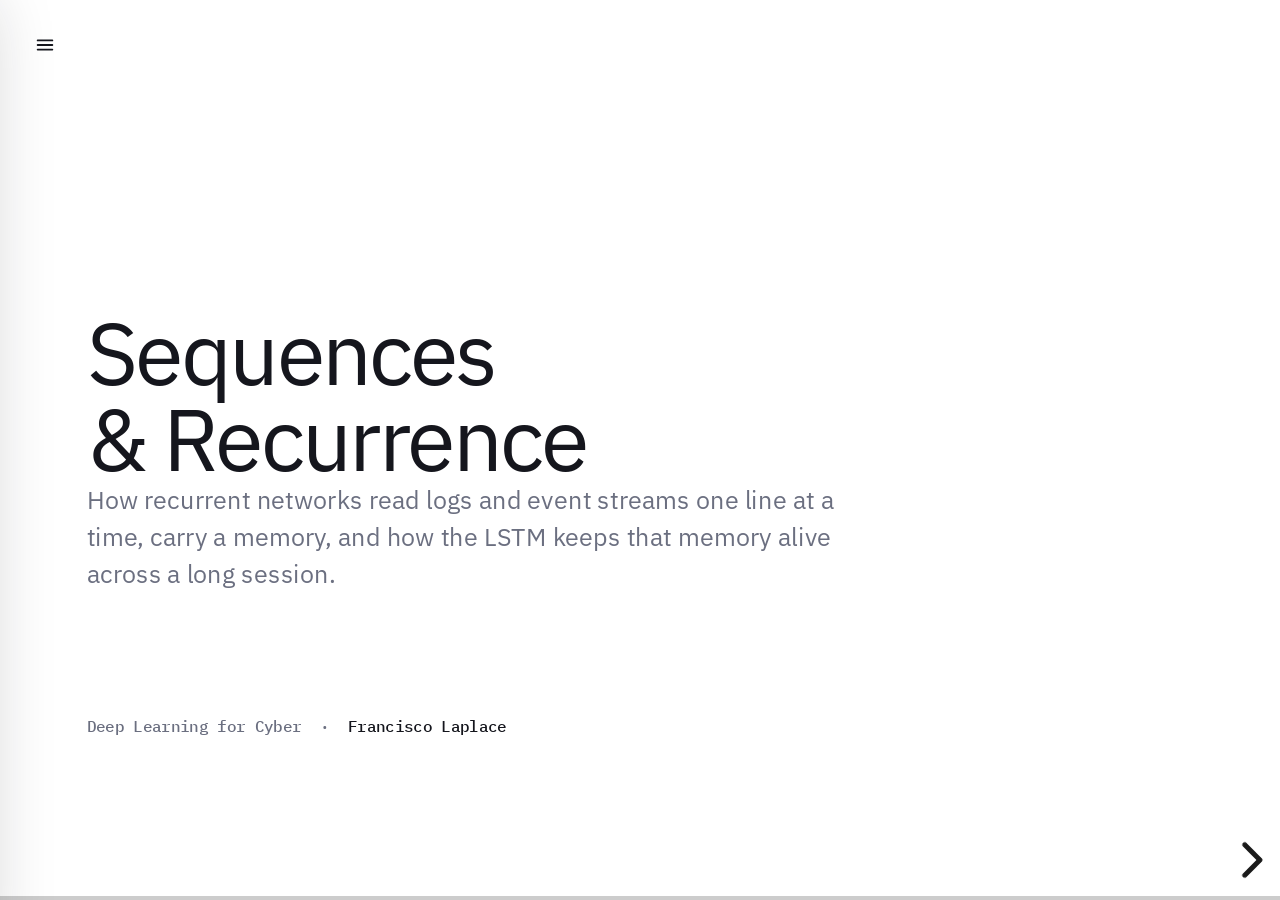
<file: docs/sequences-recurrence/index.html>
<!DOCTYPE html>
<html lang="en">
<head>
<meta charset="utf-8">
<meta name="viewport" content="width=device-width, initial-scale=1">
<title>Sequences &amp; Recurrence — Deep Learning for Cyber</title>
<link rel="preload" as="font" type="font/woff2" crossorigin href="../assets/fonts/ibm-plex-sans-400.woff2">
<link rel="preload" as="font" type="font/woff2" crossorigin href="../assets/fonts/ibm-plex-sans-600.woff2">
<link rel="stylesheet" href="../assets/reveal/reset.css">
<link rel="stylesheet" href="../assets/reveal/reveal.css">
<link rel="stylesheet" href="../assets/fonts/fonts.css">
<link rel="stylesheet" href="../assets/theme/applied-ml.css">
<link rel="stylesheet" href="../assets/katex/katex.min.css">
<style>
  /* Reader-text normalization: one body size across slides. */
  .reveal .col-text { font-size: 32px; }
  /* Equation legends: a running-prose "where" clause under a display formula. */
  .reveal .eqprose { font: 400 25px/1.55 var(--sans); color: var(--body); max-width: 1040px; margin: 16px auto 0; text-align: left; }
  /* Subtitles balance across their lines (avoids the reflow text-wrap:pretty can cause). */
  .reveal .sub { text-wrap: balance; }
  /* Prevent single-word orphan lines in wrapping prose. */
  .reveal .cover-sub, .reveal .divider-sub, .reveal .lead,
  .reveal .col-text, .reveal .card-note, .reveal .card p, .reveal .note,
  .reveal .ip-text, .reveal .code-annot p { text-wrap: pretty; }
</style>
<style>
  /* timestamped log excerpt */
  .logview { background: var(--bg-alt); border-radius: 12px; padding: 24px 28px; display: flex; flex-direction: column; gap: 4px; width: 100%; }
  .logrow { display: flex; gap: 24px; align-items: baseline; font: 500 25px/1.5 var(--mono); color: var(--ink); padding: 8px 8px; border-radius: 7px; }
  .logts { color: var(--muted); white-space: nowrap; }
  .logmsg { color: var(--ink); }
  .logrow.bad { background: var(--tint-red); }
  .logrow.bad .logts, .logrow.bad .logmsg { color: var(--red); font-weight: 600; }
  /* predictive-text autocomplete mockup */
  .ac-box { background: var(--bg-alt); border-radius: 14px; padding: 30px 32px; }
  .ac-suggest { display: flex; gap: 14px; margin-bottom: 18px; }
  .ac-pill { flex: 1; text-align: center; background: #fff; border: 1px solid var(--line-2); border-radius: 10px; padding: 16px 0; font: 500 28px var(--sans); color: var(--ink); }
  .ac-pill.hot { background: var(--tint-blue); border-color: #d6ddf7; color: var(--accent); }
  .ac-typed { background: #fff; border: 1px solid var(--line-2); border-radius: 10px; padding: 20px 24px; font: 500 30px var(--mono); color: var(--ink); }
  .ac-caret { color: var(--accent); font-weight: 400; }
  /* plain-English memory: log line -> running note */
  .mem-grid { display: grid; grid-template-columns: max-content 60px 1fr; align-items: center; row-gap: 18px; column-gap: 8px; max-width: 1360px; margin: 0 auto; }
  .mem-line { font: 500 27px var(--mono); color: var(--ink); white-space: nowrap; }
  .mem-line .t { color: var(--muted); margin-right: 18px; }
  .mem-note { background: var(--tint-blue); border-radius: 10px; padding: 14px 24px; font: 500 28px var(--sans); color: var(--accent); }
  .mem-note.alarm { background: var(--tint-red); color: var(--red); }
</style>
</head>
<body>
<div class="reveal">
<div class="slides">

  <!-- 01 · COVER -->
  <section class="cover" data-background-color="#ffffff">
    <div>
      <h1 class="cover-title">Sequences<br>&amp; Recurrence</h1>
      <p class="cover-sub">How recurrent networks read logs and event streams one line at a time, carry a memory, and how the LSTM keeps that memory alive across a long session.</p>
    </div>
    <div class="deck-footer">Deep Learning for Cyber&nbsp;&nbsp;·&nbsp;&nbsp;<a class="name" href="https://laplacef.me" target="_blank" rel="noopener noreferrer">Francisco Laplace</a></div>
  </section>

  <!-- 02 · AGENDA -->
  <section data-background-color="#ffffff">
    <h2 class="slide-title">What this session covers</h2>
    <div class="body center">
      <ol class="agenda">
        <li>Why order carries the meaning in a log or a session</li>
        <li>The recurrent neuron and reading with a memory</li>
        <li>Why that memory fades and how the LSTM holds on</li>
        <li>Variants, shapes, and where recurrence runs in security</li>
      </ol>
    </div>
  </section>

  <!-- WHAT IS A SEQUENCE -->
  <section data-background-color="#ffffff">
    <h2 class="slide-title">What makes data a sequence</h2>
    <p class="sub">A sequence is an ordered list of items in which position is itself information.</p>
    <div class="body center">
      <div class="cols gap-lg">
        <div class="col card" style="padding:44px;">
          <div class="card-title" style="margin:0;">A shopping list is a bag</div>
          <p style="font:400 27px/1.5 var(--sans); color:var(--body); margin:14px 0 0;">milk, eggs, bread. Shuffled, the groceries come out the same.</p>
        </div>
        <div class="col card tint-blue" style="padding:44px;">
          <div class="card-title" style="margin:0; color:var(--accent);">A recipe is a sequence</div>
          <p style="font:400 27px/1.5 var(--sans); color:var(--body); margin:14px 0 0;">crack, whisk, then heat. Shuffled, breakfast fails.</p>
        </div>
      </div>
      <p class="lead" style="font-size:32px; color:var(--ink); margin-top:44px;">A model that counts what appeared sees the bag; <strong style="color:var(--accent);">a sequence model reads the order.</strong></p>
    </div>
  </section>

  <!-- DATA AS SEQUENCES -->
  <section data-background-color="#ffffff">
    <h2 class="slide-title">So much data is already a sequence</h2>
    <p class="sub">Once order counts as information, much of security data turns out to be a sequence.</p>
    <div class="body center">
      <div class="cards">
        <div class="card" style="padding:32px 26px;"><div class="card-title" style="margin:0;">Text and email</div><div class="card-note" style="margin-top:10px;">words, one after&nbsp;another.</div></div>
        <div class="card" style="padding:32px 26px;"><div class="card-title" style="margin:0;">A login session</div><div class="card-note" style="margin-top:10px;">commands, in the order they run.</div></div>
        <div class="card" style="padding:32px 26px;"><div class="card-title" style="margin:0;">Network traffic</div><div class="card-note" style="margin-top:10px;">packets, in the order they cross the wire.</div></div>
        <div class="card" style="padding:32px 26px;"><div class="card-title" style="margin:0;">System logs</div><div class="card-note" style="margin-top:10px;">events, in time order.</div></div>
        <div class="card" style="padding:32px 26px;"><div class="card-title" style="margin:0;">An executable</div><div class="card-note" style="margin-top:10px;">bytes, read front to back.</div></div>
      </div>
    </div>
  </section>

  <!-- 03 · THE PROBLEM -->
  <section data-background-color="#ffffff">
    <h2 class="slide-title">An attack unfolds as an ordered sequence</h2>
    <p class="sub">A system log is a <strong>sequence in time</strong>, and the order carries the meaning.</p>
    <div class="body center">
      <div class="cols gap-lg" style="align-items:center;">
        <div class="col logview">
          <div class="logrow"><span class="logts">08:01:07</span><span class="logmsg">failed password for admin (x18)</span></div>
          <div class="logrow"><span class="logts">08:14:22</span><span class="logmsg">accepted password for admin</span></div>
          <div class="logrow"><span class="logts">08:15:03</span><span class="logmsg">sudo: admin opened root shell</span></div>
          <div class="logrow bad"><span class="logts">08:22:41</span><span class="logmsg">scp 2.1 GB to 185.62.40.9</span></div>
        </div>
        <p class="col col-text" style="font-size:32px;">Each line alone is ordinary. Admins mistype passwords, sign in, escalate, and copy files every day. Read <strong>in order</strong>, they trace a clear progression: brute force a login, break in, escalate to root, and exfiltrate the data.<br><br>A model that only counts which lines appeared would miss the progression entirely.</p>
      </div>
    </div>
  </section>

  <!-- DIVIDER · PART 01 -->
  <section class="divider" data-background-color="#ffffff">
    <div class="eyebrow">Part 01 of 03</div>
    <h2 class="divider-title">Reading in order</h2>
    <p class="divider-sub">Why a sequence needs a memory rather than just a tally.</p>
  </section>

  <!-- DISCUSSION · SEQUENCE OR NOT -->
  <section data-background-color="#ffffff">
    <h2 class="slide-title">Think it through</h2>
    <div class="body center">
      <div class="q-topic">Sequence, or not?</div>
      <p class="col-text" style="font-size:34px; max-width:1520px;">Order does not carry the signal everywhere. For each task, decide: does the meaning live in the <strong>order</strong> of events, or would counting features do just as well?</p>
      <div style="display:flex; flex-wrap:wrap; gap:18px; margin-top:38px;">
        <span class="chip">is this one email phishing?</span>
        <span class="chip">did this account get taken over?</span>
        <span class="chip">is this file malware?</span>
        <span class="chip">is this a fraud ring?</span>
      </div>
      <p class="lead" style="font-size:30px; color:var(--ink); margin-top:44px;"><strong>Where it bites.</strong> Two of these hinge on order, a login-and-action history and a chain of transactions; two are often fine as a bag of features. Reaching for an RNN when order does not carry the signal just adds cost and fragility.</p>
    </div>
  </section>

  <!-- ANCHOR · PREDICTIVE TEXT -->
  <section data-background-color="#ffffff">
    <h2 class="slide-title">Predictive text is a sequence model</h2>
    <p class="sub">A phone keyboard reads what has been typed so far, in order, and suggests the next word: a sequence model with a memory, in daily use.</p>
    <div class="body center">
      <div class="cols gap-lg" style="align-items:center;">
        <div class="col ac-box">
          <div class="ac-suggest">
            <div class="ac-pill">airport</div>
            <div class="ac-pill hot">office</div>
            <div class="ac-pill">gate</div>
          </div>
          <div class="ac-typed">See you at the <span class="ac-caret">|</span></div>
          <p style="font:400 24px/1.4 var(--sans); color:var(--muted); margin:18px 0 0; text-align:center;">reads the words so far, then predicts the next</p>
        </div>
        <p class="col col-text" style="font-size:32px;">The model reads in order, holds a running sense of the sentence, and guesses what follows.<br><br>Swap the sentence for a log, and <strong>predict the next word</strong> becomes <strong style="color:var(--accent);">predict the next event</strong>. When the real next event is not the expected one, that surprise is the defender's signal.</p>
      </div>
    </div>
  </section>

  <!-- 05 · MEMORY -->
  <section data-background-color="#ffffff">
    <h2 class="slide-title">Reading with a memory</h2>
    <p class="sub">A sequence model reads one event at a time, keeping a running summary of everything before it.</p>
    <div class="body center">
      <div class="cols gap-lg" style="align-items:center;">
        <p class="col col-text" style="font-size:32px;">That running summary is the <strong>hidden state</strong>, the model's memory of the sequence so far, carried forward and updated at every step.</p>
        <div class="col card" style="padding:36px 44px 40px;">
          <div style="font-size:32px; color:var(--ink); text-align:center; margin:8px 0 0;">\( \mathbf{h}_t = f(\mathbf{h}_{t-1},\, \mathbf{x}_t), \)</div>
          <p class="eqprose">where \( \mathbf{h}_t \) is the updated memory after step \( t \), \( \mathbf{h}_{t-1} \) the memory from the previous step, \( \mathbf{x}_t \) the event read at that step, and \( f \) the update rule reused at every step; the counter \( t \) advances by one each step, so \( t-1 \) is one step earlier.</p>
        </div>
      </div>
    </div>
  </section>

  <!-- DIVIDER · PART 02 -->
  <section class="divider" data-background-color="#ffffff">
    <div class="eyebrow">Part 02 of 03</div>
    <h2 class="divider-title">Recurrent networks</h2>
    <p class="divider-sub">A loop that carries memory forward, and the moment it forgets.</p>
  </section>

  <!-- ROLLED LOOP -->
  <section data-background-color="#ffffff">
    <h2 class="slide-title">A loop that reuses one cell</h2>
    <p class="sub"><strong>Recurrent</strong> means a single small cell with a loop: its memory feeds back as an input to the next step, so the same cell, with the same weights, runs at every step.</p>
    <div class="body center">
      <rnn-unroll style="display:block; width:100%; height:560px;" aria-label="A recurrent cell with a feedback loop, unrolling into a chain of the same cell that passes its memory forward at each step"></rnn-unroll>
    </div>
  </section>

  <!-- INSIDE THE CELL · THE NEURON EQUATION -->
  <section data-background-color="#ffffff">
    <h2 class="slide-title">Inside the cell is a familiar neuron</h2>
    <p class="sub">Opening up \( f \) reveals nothing new: the same neuron as every network so far, inputs times weights, plus a bias, through an activation.</p>
    <div class="body center">
      <div class="cols gap-lg" style="align-items:stretch;">
        <div class="col card" style="padding:36px 40px; display:flex; flex-direction:column;">
          <div class="card-title" style="margin:0;">The feedforward neuron</div>
          <div style="font-size:30px; color:var(--ink); text-align:center; margin:26px 0 14px;">\[ h = \phi\!\left( w_1 x_1 + w_2 x_2 + \cdots + b \right), \]</div>
          <p class="eqprose" style="max-width:none;">where \( h \) is the neuron's output, \( x_1, x_2, \dots \) are the input features, \( w_1, w_2, \dots \) the weight on each, \( b \) the bias, and \( \phi \) the activation.</p>
        </div>
        <div class="col card tint-blue" style="padding:36px 40px; display:flex; flex-direction:column;">
          <div class="card-title" style="margin:0; color:var(--accent);">The recurrent neuron</div>
          <div style="font-size:30px; color:var(--ink); text-align:center; margin:26px 0 14px;">\[ \mathbf{h}_t = \phi\!\left( \mathbf{W}_x\, \mathbf{x}_t + \textcolor{#3b56d8}{\mathbf{W}_h\, \mathbf{h}_{t-1}} + \mathbf{b} \right), \]</div>
          <p class="eqprose" style="max-width:none;">where \( \mathbf{h}_t \) is the memory after step \( t \), \( \mathbf{x}_t \) the event at that step, \( \mathbf{h}_{t-1} \) the memory from the previous step, \( \mathbf{W}_x \) and \( \mathbf{W}_h \) the weights on the input and on the memory, \( \mathbf{b} \) the bias, and \( \phi \) the activation, usually \( \tanh \), keeping each value between &minus;1 and 1.</p>
        </div>
      </div>
    </div>
  </section>

  <!-- DISCUSSION · PREDICT THE NEXT EVENT -->
  <section data-background-color="#ffffff">
    <h2 class="slide-title">Think it through</h2>
    <div class="body center">
      <div class="q-topic">Predict the next event</div>
      <p class="col-text" style="font-size:34px; max-width:1520px;">The model has read three log lines so far: a burst of <strong>failed logins</strong>, then an <strong>accepted login</strong>, then a <strong>sudo to root</strong>. Two questions: what would an ordinary administrator session do next, and which next line should the model find alarming?</p>
      <div style="display:flex; flex-wrap:wrap; gap:18px; margin-top:38px;">
        <span class="chip">open a config file</span>
        <span class="chip">restart a service</span>
        <span class="chip">log out</span>
        <span class="chip">install an update</span>
        <span class="chip">copy 2 GB to an outside host</span>
      </div>
      <p class="lead" style="font-size:30px; color:var(--ink); margin-top:44px;"><strong>Consider the adversary.</strong> Each option looks ordinary on its own. The model's only edge is the three lines it already read, the memory of how this session began.</p>
    </div>
  </section>

  <!-- PLAIN-ENGLISH MEMORY -->
  <section data-background-color="#ffffff">
    <h2 class="slide-title">What the memory actually holds</h2>
    <p class="sub">Read in plain English, the hidden state builds a story as each log line arrives.</p>
    <div class="body center">
      <div class="mem-grid">
        <div class="mem-line"><span class="t">08:01</span>failed logins</div>
        <span class="flow-arrow" style="justify-content:center;">→</span>
        <div class="mem-note">someone is guessing passwords</div>

        <div class="mem-line"><span class="t">08:14</span>login: admin</div>
        <span class="flow-arrow" style="justify-content:center;">→</span>
        <div class="mem-note">and now they are in</div>

        <div class="mem-line"><span class="t">08:15</span>sudo: root</div>
        <span class="flow-arrow" style="justify-content:center;">→</span>
        <div class="mem-note">with full administrator control</div>

        <div class="mem-line"><span class="t">08:22</span>2 GB copied out</div>
        <span class="flow-arrow" style="justify-content:center;">→</span>
        <div class="mem-note alarm">and data is leaving, this is an attack</div>
      </div>
      <p class="note" style="margin-top:34px;">By the last line, four ordinary events have become one clear story, something a tally of events could never tell.</p>
      <div class="in-practice"><span class="ip-tag">from the paper</span><p class="ip-text">Elman (1990)<a class="cite" href="#/references">[1]</a> set the template: "One approach is to represent <strong>time implicitly by its effects on processing</strong> rather than explicitly," letting a network's own memory carry the sequence.</p></div>
    </div>
  </section>

  <!-- 07 · THE LIMIT -->
  <section data-background-color="#ffffff">
    <h2 class="slide-title">The memory fades over long sequences</h2>
    <p class="sub">As the chain grows long, the early steps wash out. By the end of a long session, the network has all but forgotten how it began.</p>
    <div class="body center">
      <div class="cols gap-lg" style="align-items:center;">
        <p class="col col-text" style="font-size:32px;">The effect is the game of telephone: a message whispered down a long line arrives garbled, and the first words are lost.<br><br>The <strong>successful login</strong> that opens an intrusion can sit hundreds of log lines behind the <strong>exfiltration</strong> that ends it, yet that is exactly the link the model must retain.</p>
        <div class="col card tint-red" style="padding:36px 40px;">
          <div class="card-title" style="margin:0; color:var(--red);">The vanishing signal</div>
          <p style="font:400 27px/1.5 var(--sans); color:var(--body); margin:14px 0 0;">across long gaps the learning signal shrinks toward zero, so a plain RNN cannot tie distant events together.</p>
        </div>
      </div>
    </div>
  </section>

  <!-- WHY THE SIGNAL VANISHES -->
  <section data-background-color="#ffffff">
    <h2 class="slide-title">Repeated multiplication erases the signal</h2>
    <p class="sub">Training unrolls the chain and passes the learning signal back through every step: <strong>backpropagation through time</strong>. Each step multiplies that signal by a similar factor, and Bengio, Simard &amp; Frasconi (1994)<a class="cite" href="#/references">[2]</a> showed the consequence is fundamental.</p>
    <div class="body center">
      <div class="cols gap-lg" style="align-items:stretch;">
        <div class="col card tint-red" style="padding:40px 44px;">
          <div class="card-title" style="margin:0; color:var(--red);">The signal vanishes</div>
          <div style="font-size:36px; color:var(--ink); text-align:center; margin:30px 0;">\( 0.9^{30} \approx 0.04 \)</div>
          <p style="font:400 27px/1.5 var(--sans); color:var(--body); margin:0;">a factor just below 1, met thirty times, all but erases the signal; distant events cannot be linked.</p>
        </div>
        <div class="col card" style="padding:40px 44px;">
          <div class="card-title" style="margin:0;">The signal explodes</div>
          <div style="font-size:36px; color:var(--ink); text-align:center; margin:30px 0;">\( 1.1^{30} \approx 17 \)</div>
          <p style="font:400 27px/1.5 var(--sans); color:var(--muted); margin:0;">a factor just above 1 compounds upward, and training destabilizes.</p>
        </div>
      </div>
      <div class="in-practice"><span class="ip-tag">in practice</span><p class="ip-text">The exploding side has a standard fix: <strong>gradient clipping</strong> caps the signal at a maximum size. The vanishing side has no such patch; it takes a new cell design.</p></div>
    </div>
  </section>

  <!-- 08 · LSTM -->
  <section data-background-color="#ffffff">
    <h2 class="slide-title">The LSTM adds gated memory</h2>
    <p class="sub">The remedy is a protected memory lane governed by small <strong>gates</strong> that decide what to retain, what to forget, and what to pass on.</p>
    <div class="body center">
      <div class="cards">
        <div class="card"><div class="card-title" style="margin:0;">Forget gate</div><div class="card-note">releases what no longer matters.</div></div>
        <div class="card"><div class="card-title" style="margin:0;">Input gate</div><div class="card-note">writes in what is worth remembering.</div></div>
        <div class="card"><div class="card-title" style="margin:0;">Output gate</div><div class="card-note">exposes only the part relevant now.</div></div>
      </div>
      <div class="in-practice"><span class="ip-tag">from the paper</span><p class="ip-text">Hochreiter &amp; Schmidhuber (1997)<a class="cite" href="#/references">[3]</a>: "LSTM can learn to <strong>bridge minimal time lags in excess of 1000 discrete-time steps</strong>" by enforcing "<strong>constant error flow through constant error carousels</strong>," directly solving the vanishing signal.</p></div>
      <p class="note" style="margin-top:26px;">In code the gates come built in: an <span class="code-inline">LSTM</span> layer in TensorFlow / Keras<a class="cite" href="#/references">[4]</a> is a single line.</p>
    </div>
  </section>

  <!-- LSTM CELL STATE -->
  <section data-background-color="#ffffff">
    <h2 class="slide-title">The cell state is a protected lane</h2>
    <p class="sub">The LSTM's real trick is a second track, the <strong>cell state</strong>. The gates make only small edits to it, so important information rides it untouched across many steps.</p>
    <div class="body center">
      <svg viewBox="0 0 1400 560" style="width:100%; max-height:480px;" role="img" aria-label="A standard LSTM cell: the cell-state track across the top, edited by forget, input, and output gates fed by the previous hidden state and the new input">
        <!-- the LSTM cell -->
        <rect x="180" y="70" width="1040" height="420" rx="20" fill="#ffffff" stroke="#cfd0d6" stroke-width="2"/>
        <text x="205" y="108" font-size="24" fill="#9da0b0" font-family="'IBM Plex Mono', monospace">LSTM cell</text>
        <!-- cell-state track: the protected lane -->
        <text x="700" y="46" text-anchor="middle" font-size="24" fill="#3b56d8" font-family="'IBM Plex Sans', sans-serif" font-weight="600">the cell state, a protected lane</text>
        <line x1="30" y1="130" x2="1370" y2="130" stroke="#3b56d8" stroke-width="6" stroke-linecap="round"/>
        <text x="90" y="112" text-anchor="middle" font-size="24" fill="#3b56d8" font-family="'IBM Plex Mono', monospace">cₜ₋₁</text>
        <text x="1335" y="112" text-anchor="middle" font-size="24" fill="#3b56d8" font-family="'IBM Plex Mono', monospace">cₜ</text>
        <!-- previous hidden state + new input -->
        <line x1="30" y1="430" x2="250" y2="430" stroke="#9da0b0" stroke-width="2"/>
        <line x1="250" y1="555" x2="250" y2="430" stroke="#9da0b0" stroke-width="2"/>
        <circle cx="250" cy="430" r="5" fill="#9da0b0"/>
        <text x="82" y="462" text-anchor="middle" font-size="24" fill="#6b6f80" font-family="'IBM Plex Mono', monospace">hₜ₋₁</text>
        <text x="302" y="548" text-anchor="middle" font-size="24" fill="#6b6f80" font-family="'IBM Plex Mono', monospace">xₜ</text>
        <line x1="250" y1="430" x2="1000" y2="430" stroke="#9da0b0" stroke-width="2"/>
        <line x1="400" y1="430" x2="400" y2="358" stroke="#9da0b0" stroke-width="2"/>
        <line x1="600" y1="430" x2="600" y2="358" stroke="#9da0b0" stroke-width="2"/>
        <line x1="730" y1="430" x2="730" y2="358" stroke="#9da0b0" stroke-width="2"/>
        <line x1="980" y1="430" x2="980" y2="358" stroke="#9da0b0" stroke-width="2"/>
        <!-- gate / candidate units -->
        <g text-anchor="middle" font-family="'IBM Plex Sans', sans-serif">
          <rect x="360" y="302" width="80" height="56" rx="10" fill="#eef1fc" stroke="#3b56d8" stroke-width="1.5"/>
          <text x="400" y="340" font-size="28" fill="#3b56d8">σ</text>
          <text x="400" y="384" font-size="24" fill="#6b6f80">forget</text>
          <rect x="560" y="302" width="80" height="56" rx="10" fill="#eef1fc" stroke="#3b56d8" stroke-width="1.5"/>
          <text x="600" y="340" font-size="28" fill="#3b56d8">σ</text>
          <text x="600" y="384" font-size="24" fill="#6b6f80">input</text>
          <rect x="690" y="302" width="80" height="56" rx="10" fill="#eef1fc" stroke="#3b56d8" stroke-width="1.5"/>
          <text x="730" y="338" font-size="22" fill="#3b56d8">tanh</text>
          <text x="730" y="384" font-size="24" fill="#6b6f80">candidate</text>
          <rect x="940" y="302" width="80" height="56" rx="10" fill="#eef1fc" stroke="#3b56d8" stroke-width="1.5"/>
          <text x="980" y="340" font-size="28" fill="#3b56d8">σ</text>
          <text x="980" y="384" font-size="24" fill="#6b6f80">output</text>
        </g>
        <!-- forget gate multiplies the lane -->
        <line x1="400" y1="302" x2="400" y2="156" stroke="#9da0b0" stroke-width="2"/>
        <circle cx="400" cy="130" r="26" fill="#fff" stroke="#3b56d8" stroke-width="2"/>
        <text x="400" y="141" text-anchor="middle" font-size="30" fill="#15161d" font-family="'IBM Plex Mono', monospace">×</text>
        <!-- input gate times candidate, added to the lane -->
        <line x1="600" y1="302" x2="600" y2="255" stroke="#9da0b0" stroke-width="2"/>
        <line x1="600" y1="255" x2="682" y2="255" stroke="#9da0b0" stroke-width="2"/>
        <line x1="730" y1="302" x2="730" y2="255" stroke="#9da0b0" stroke-width="2"/>
        <line x1="730" y1="255" x2="718" y2="255" stroke="#9da0b0" stroke-width="2"/>
        <circle cx="700" cy="230" r="22" fill="#fff" stroke="#3b56d8" stroke-width="2"/>
        <text x="700" y="240" text-anchor="middle" font-size="26" fill="#15161d" font-family="'IBM Plex Mono', monospace">×</text>
        <line x1="700" y1="208" x2="700" y2="156" stroke="#9da0b0" stroke-width="2"/>
        <circle cx="700" cy="130" r="26" fill="#fff" stroke="#3b56d8" stroke-width="2"/>
        <text x="700" y="142" text-anchor="middle" font-size="32" fill="#15161d" font-family="'IBM Plex Mono', monospace">+</text>
        <!-- output gate reads the lane through tanh -->
        <line x1="1060" y1="130" x2="1060" y2="208" stroke="#9da0b0" stroke-width="2"/>
        <circle cx="1060" cy="230" r="22" fill="#fff" stroke="#3b56d8" stroke-width="2"/>
        <text x="1060" y="237" text-anchor="middle" font-size="18" fill="#3b56d8" font-family="'IBM Plex Sans', sans-serif">tanh</text>
        <line x1="1060" y1="252" x2="1060" y2="308" stroke="#9da0b0" stroke-width="2"/>
        <line x1="1020" y1="330" x2="1038" y2="330" stroke="#9da0b0" stroke-width="2"/>
        <circle cx="1060" cy="330" r="24" fill="#fff" stroke="#3b56d8" stroke-width="2"/>
        <text x="1060" y="340" text-anchor="middle" font-size="26" fill="#15161d" font-family="'IBM Plex Mono', monospace">×</text>
        <line x1="1060" y1="354" x2="1060" y2="430" stroke="#9da0b0" stroke-width="2"/>
        <line x1="1060" y1="430" x2="1370" y2="430" stroke="#9da0b0" stroke-width="2"/>
        <text x="1335" y="412" text-anchor="middle" font-size="24" fill="#6b6f80" font-family="'IBM Plex Mono', monospace">hₜ</text>
      </svg>
      <div style="font-size:32px; color:var(--ink); text-align:center; margin-top:20px;">\( \mathbf{c}_t = \mathbf{f}_t \times \mathbf{c}_{t-1} + \mathbf{i}_t \times \tilde{\mathbf{c}}_t, \)</div>
      <p class="eqprose" style="text-align:center; max-width:1240px;">where \( \mathbf{c}_t \) and \( \mathbf{c}_{t-1} \) are the lane's new and previous memory, \( \tilde{\mathbf{c}}_t \) the candidate memory shaped by \( \tanh \), \( \mathbf{f}_t \) the forget gate (the \( \times \) on the lane, 0 to 1), and \( \mathbf{i}_t \) the input gate (feeding the \( + \), 0 to 1).</p>
    </div>
  </section>

  <!-- CODE · LSTM SESSION CLASSIFIER -->
  <section data-background-color="#ffffff">
    <h2 class="slide-title">The session classifier in code</h2>
    <p class="sub">The same idea in Keras. Each log line becomes a vector, an <strong>LSTM</strong> reads the log in order, and one output neuron returns the verdict.</p>
    <div class="body center">
      <div class="code-row">
<pre class="code" style="flex:1.4;">model = keras.<span class="fn">Sequential</span>([
    layers.<span class="fn">Embedding</span>(vocab, <span class="n">64</span>),          <span class="c"># each log line -&gt; a vector</span>
    layers.<span class="fn">LSTM</span>(<span class="n">64</span>),                    <span class="c"># read the log in order</span>
    layers.<span class="fn">Dense</span>(<span class="n">1</span>, activation=<span class="s">"sigmoid"</span>)  <span class="c"># intrusion? 0..1</span>
])
model.<span class="fn">compile</span>(optimizer=<span class="s">"adam"</span>,
    loss=<span class="s">"binary_crossentropy"</span>, metrics=[<span class="s">"AUC"</span>])
model.<span class="fn">fit</span>(sessions, labels, epochs=<span class="n">5</span>)</pre>
        <div class="code-annot">
          <div><div class="step-eyebrow">Embedding</div><p>each log line becomes a learned vector.</p></div>
          <div><div class="step-eyebrow">LSTM</div><p>reads step by step, carrying the gated memory.</p></div>
          <div><div class="step-eyebrow">Dense + sigmoid</div><p>the whole session becomes one verdict.</p></div>
        </div>
      </div>
      <p class="note" style="margin-top:30px;">Many steps in, one label out: a <strong>many-to-one</strong> model reads the entire session before it emits a single decision.</p>
      <div class="in-practice"><span class="ip-tag">in practice</span><p class="ip-text">Real sessions differ in length, so before batching they are <strong>padded or truncated</strong> to one fixed length. That choice matters: truncate too aggressively and the model never sees the events that gave the session away.</p></div>
    </div>
  </section>

  <!-- DIVIDER · PART 03 -->
  <section class="divider" data-background-color="#ffffff">
    <div class="eyebrow">Part 03 of 03</div>
    <h2 class="divider-title">Recurrence in practice</h2>
    <p class="divider-sub">Variants, shapes, and where these models run for a defender.</p>
  </section>

  <!-- SEQUENCE SHAPES -->
  <section data-background-color="#ffffff">
    <h2 class="slide-title">One in, one out, or many</h2>
    <p class="sub">The same recurrent core does different jobs depending on what is read off it: a single verdict, a label at every step, or a whole new sequence.</p>
    <div class="body center">
      <div class="cards">
        <div class="card"><div class="card-title" style="margin:0;">Many to one</div><div style="font:600 34px var(--mono); color:var(--ink); margin:14px 0 8px;">▪ ▪ ▪ ▪ → ●</div><div class="card-note">read the whole sequence, emit one verdict.</div><div style="font:400 24px/1.4 var(--sans); color:var(--muted); margin-top:14px;"><strong style="color:var(--accent);">e.g.</strong> flag a session as intrusion, an email as spam. <em>(the shape behind sentiment analysis.)</em></div></div>
        <div class="card"><div class="card-title" style="margin:0;">Many to many</div><div style="font:600 34px var(--mono); color:var(--ink); margin:14px 0 8px;">▪ ▪ ▪ ▪ → ● ● ● ●</div><div class="card-note">a label at every step, in step with the input.</div><div style="font:400 24px/1.4 var(--sans); color:var(--muted); margin-top:14px;"><strong style="color:var(--accent);">e.g.</strong> tag each log line or packet normal-or-suspicious, live. <em>(the shape behind word-by-word tagging.)</em></div></div>
        <div class="card"><div class="card-title" style="margin:0;">Sequence to sequence</div><div style="font:600 34px var(--mono); color:var(--ink); margin:14px 0 8px;">▪ ▪ ▪ → ⟐ → ● ● ●</div><div class="card-note">one sequence in, a different one out. An encoder reads, a decoder writes.</div><div style="font:400 24px/1.4 var(--sans); color:var(--muted); margin-top:14px;"><strong style="color:var(--accent);">e.g.</strong> summarize a noisy alert stream into an incident report. <em>(the shape behind machine translation.)</em></div></div>
      </div>
    </div>
  </section>

  <!-- VARIANTS: GRU & BIDIRECTIONAL -->
  <section data-background-color="#ffffff">
    <h2 class="slide-title">Two variants in wide use</h2>
    <p class="sub">Beyond the plain LSTM, two variants appear constantly in practice; each is a single layer swap in code.</p>
    <div class="body center">
      <div class="cols gap-lg">
        <div class="col card" style="padding:44px;">
          <div class="card-title" style="margin:0;">GRU</div>
          <p style="font:400 27px/1.5 var(--sans); color:var(--body); margin:14px 0 0;">the gated recurrent unit. Two gates instead of the LSTM's three, so fewer parameters and faster training, often with matching accuracy. A common default when data or compute is tight.</p>
        </div>
        <div class="col card" style="padding:44px;">
          <div class="card-title" style="margin:0;">Bidirectional</div>
          <p style="font:400 27px/1.5 var(--sans); color:var(--body); margin:14px 0 0;">one pass forward and one backward, combined, so each step sees the whole session. Useful for a finished log rather than a live stream still arriving.</p>
        </div>
      </div>
      <p class="note" style="margin-top:34px;">In Keras these are a one-word change: swap <span class="code-inline">LSTM</span> for <span class="code-inline">GRU</span>, or wrap it as <span class="code-inline">Bidirectional(LSTM(...))</span>.</p>
    </div>
  </section>

  <!-- SECURITY PAYOFF (recurrence) -->
  <section data-background-color="#ffffff">
    <h2 class="slide-title">Why this matters to a defender</h2>
    <p class="sub">Reading behavior as an ordered progression, rather than a bag of events, changes what a detector can catch.</p>
    <div class="body center">
      <div class="cards">
        <div class="card"><div class="card-title" style="margin:0;">Behavior over keywords</div><div class="card-note">flags a malicious <em>sequence</em> even when each log line appears innocuous alone.</div></div>
        <div class="card"><div class="card-title" style="margin:0;">Long-range memory</div><div class="card-note">the LSTM ties an early login to a late exfiltration across the intervening noise.</div></div>
        <div class="card"><div class="card-title" style="margin:0;">Learn normal, flag the odd</div><div class="card-note">trained on ordinary sessions, it surfaces the ones that break the pattern.</div></div>
      </div>
      <div class="in-practice sec"><span class="ip-tag">security</span><p class="ip-text">Because it reads the session as it unfolds, an LSTM can raise the alarm <strong>mid-attack</strong>, on the order of events so far, rather than only after the damage is already done.</p></div>
    </div>
  </section>

  <!-- APPLICATIONS IN SECURITY -->
  <section data-background-color="#ffffff">
    <h2 class="slide-title">Where sequence models run in security</h2>
    <p class="sub">The same read-it-in-order machinery recurs across defensive tooling, wherever the signal lives in a stream rather than in any single event.</p>
    <div class="body center">
      <div class="cards">
        <div class="card" style="padding:28px 26px;"><div class="card-title" style="margin:0; font-size:29px;">Log anomaly detection</div><div class="card-note" style="margin-top:8px;">an LSTM learns the ordinary rhythm of system logs and flags the lines that break the pattern.</div></div>
        <div class="card" style="padding:28px 26px;"><div class="card-title" style="margin:0; font-size:29px;">Malicious domains</div><div class="card-note" style="margin-top:8px;">a character-level LSTM reads a domain letter by letter, telling generated names from real ones.</div></div>
        <div class="card" style="padding:28px 26px;"><div class="card-title" style="margin:0; font-size:29px;">Host intrusion detection</div><div class="card-note" style="margin-top:8px;">a process's system-call sequence is a fingerprint of normal behavior; abuse breaks it.</div></div>
      </div>
      <div class="cards" style="margin-top:22px;">
        <div class="card" style="padding:28px 26px;"><div class="card-title" style="margin:0; font-size:29px;">Account takeover</div><div class="card-note" style="margin-top:8px;">a user's stream of logins and actions has a rhythm; a sudden break flags a hijacked account.</div></div>
        <div class="card" style="padding:28px 26px;"><div class="card-title" style="margin:0; font-size:29px;">Payment fraud</div><div class="card-note" style="margin-top:8px;">a card's transactions form a sequence, and fraud shows up as a departure from its pattern.</div></div>
        <div class="card" style="padding:28px 26px;"><div class="card-title" style="margin:0; font-size:29px;">Malware sandbox</div><div class="card-note" style="margin-top:8px;">the order of API calls a program makes separates malware families from benign software.</div></div>
      </div>
      <p class="note" style="margin-top:26px;">The same shape underlies insider-threat staging, SOC alert triage, and ransomware's burst of file operations. Log anomaly is a real system: Du et al. (2017)<a class="cite" href="#/references">[5]</a> built <strong>DeepLog</strong>, an LSTM trained on normal logs so any off-pattern entry surfaces as an anomaly.</p>
    </div>
  </section>

  <!-- DISCUSSION · DESIGN A DETECTOR -->
  <section data-background-color="#ffffff">
    <h2 class="slide-title">Think it through</h2>
    <div class="body center">
      <div class="q-topic">Design a fraud detector</div>
      <p class="col-text" style="font-size:34px; max-width:1560px;">You want to catch <strong>payment fraud</strong>, the tell-tale break in a card's stream of transactions, with a sequence model. Work through these four design questions.</p>
      <div style="display:flex; flex-wrap:wrap; gap:18px; margin-top:38px;">
        <span class="chip">what is one event?</span>
        <span class="chip">what is the sequence?</span>
        <span class="chip">many-to-one, or many-to-many?</span>
        <span class="chip">what is "normal," and where do labels come from?</span>
      </div>
      <p class="lead" style="font-size:30px; color:var(--ink); margin-top:44px;"><strong>Consider the adversary.</strong> The hardest question is usually the last: a cardholder's "normal" drifts constantly, travel, holidays, a big-ticket purchase, and confirmed-fraud labels arrive late and rare. That is the constraint every real deployment lives with.</p>
    </div>
  </section>

  <!-- DISCUSSION · BEAT THE CLASSIFIER -->
  <section data-background-color="#ffffff">
    <h2 class="slide-title">Think it through</h2>
    <div class="body center">
      <div class="q-topic">How would you beat it?</div>
      <p class="col-text" style="font-size:34px; max-width:1540px;">You are the attacker now. A defender runs an <strong>LSTM</strong> that scores each session for intrusion. Carry out the same attack without tripping it. How?</p>
      <div style="display:flex; flex-wrap:wrap; gap:18px; margin-top:38px;">
        <span class="chip">pad with benign actions</span>
        <span class="chip">go slow and low across days</span>
        <span class="chip">split the attack across accounts</span>
        <span class="chip">mimic a normal admin's routine</span>
      </div>
      <p class="lead" style="font-size:30px; color:var(--ink); margin-top:44px;"><strong>Consider the adversary.</strong> Every one of these dilutes or hides the ordered signal the model keys on. The next slide is the defender's side of exactly this arms race.</p>
    </div>
  </section>

  <!-- 14 · TRAPS -->
  <section data-background-color="#ffffff">
    <h2 class="slide-title">Capable, but not without limits</h2>
    <div class="body center">
      <div class="cards">
        <div class="card"><div class="card-title" style="margin:0;">Slow to train</div><p style="font:400 25px/1.45 var(--sans); color:var(--muted); margin:12px 0 0;">recurrence runs step by step, so it cannot parallelize the way later models do.</p></div>
        <div class="card"><div class="card-title" style="margin:0;">Data intensive</div><p style="font:400 25px/1.45 var(--sans); color:var(--muted); margin:12px 0 0;">learning the shape of normal sessions requires many labeled or logged&nbsp;sequences.</p></div>
        <div class="card tint-red"><div class="card-title" style="margin:0; color:var(--red);">Padding evasion</div><p style="font:400 25px/1.45 var(--sans); color:var(--body); margin:12px 0 0;">an attacker can bury the malicious steps among many benign log lines to dilute the signal.</p></div>
        <div class="card"><div class="card-title" style="margin:0;">Length limits</div><p style="font:400 25px/1.45 var(--sans); color:var(--muted); margin:12px 0 0;">very long sessions still strain the memory, and not everything can be retained indefinitely.</p></div>
      </div>
      <p class="lead" style="font-size:32px; color:var(--ink); margin-top:42px;">Reading order is a genuine advantage, and a genuine arms race.</p>
    </div>
  </section>

  <!-- DISCUSSION · WOULD YOU SHIP IT -->
  <section data-background-color="#ffffff">
    <h2 class="slide-title">Think it through</h2>
    <div class="body center">
      <div class="q-topic">Would you ship it?</div>
      <p class="col-text" style="font-size:34px; max-width:1560px;">Your LSTM works in the lab. In production it flags <strong>200 sessions a day</strong>, and <strong>95 percent are false alarms</strong>. Analysts are drowning. What do you change before this goes live?</p>
      <div style="display:flex; flex-wrap:wrap; gap:18px; margin-top:38px;">
        <span class="chip">raise the alarm threshold</span>
        <span class="chip">weigh a miss against a false alarm</span>
        <span class="chip">put a human in the loop</span>
        <span class="chip">retrain as behavior drifts</span>
      </div>
      <p class="lead" style="font-size:30px; color:var(--ink); margin-top:44px;"><strong>Consider the base rate.</strong> Real attacks are rare, so even a strong model floods the queue with false positives. The threshold and the review workflow matter as much as the model itself.</p>
    </div>
  </section>

  <!-- DEFENSE IN DEPTH -->
  <section data-background-color="#ffffff">
    <h2 class="slide-title">The sequence model is one layer</h2>
    <p class="sub">The sequence model is strong on ordered attacks and blind to much else, so it never runs alone. In a real pipeline it sits between a cheap first filter and a human analyst at the end.</p>
    <div class="body center">
      <div class="flow mid" style="gap:20px;">
        <div class="step-card surface"><div class="step-eyebrow muted">layer 1</div><div class="step-name">Cheap filter</div><div class="step-note">cull the obvious traffic cheaply, so the sequence model only scores what is left.</div></div>
        <div class="flow-arrow">→</div>
        <div class="step-card surface"><div class="step-eyebrow muted">layer 2</div><div class="step-name" style="color:var(--accent);">The sequence model</div><div class="step-note">reads each session in order and flags the ordered attacks a bag of features would miss.</div></div>
        <div class="flow-arrow">→</div>
        <div class="step-card surface"><div class="step-eyebrow muted">layer 3</div><div class="step-name">Human analyst</div><div class="step-note">decides the ambiguous few at the top of the queue; volume to the model, judgment to the human.</div></div>
      </div>
      <div class="in-practice sec"><span class="ip-tag">security</span><p class="ip-text"><strong>Layering.</strong> Other data shapes get their own model layer, a CNN for images, embeddings for text, so evading the sequence model still leaves an attacker facing the filter, the sibling models, and the analyst. Layering does not remove risk, it <strong>raises the attacker's cost</strong>.</p></div>
    </div>
  </section>

  <!-- TEASER · TOWARD ATTENTION -->
  <section data-background-color="#ffffff">
    <h2 class="slide-title">One limit remains</h2>
    <p class="sub">Even the LSTM squeezes the whole session into a single memory. For a very long, detailed session, that one summary is still a bottleneck.</p>
    <div class="body center">
      <div class="cols gap-lg" style="align-items:center;">
        <div class="col card tint-red" style="padding:44px;">
          <p style="font:500 30px/1.5 var(--sans); color:var(--ink); margin:0;">a whole session&nbsp;→&nbsp;one fixed summary</p>
          <p style="font:400 25px/1.45 var(--sans); color:var(--muted); margin:18px 0 0;">reading a long report with a single sticky note; whatever it records, the rest is gone.</p>
        </div>
        <p class="col col-text" style="font-size:32px;">The next idea, <strong style="color:var(--accent);">attention</strong>, keeps every step in reach and looks back at whichever ones matter.<br><br>It removes this last limit and opens the road to <strong>transformers</strong>, where the next session begins.</p>
      </div>
    </div>
  </section>

  <!-- 15 · GLOSSARY -->
  <section data-background-color="#ffffff">
    <h2 class="slide-title">Key terms</h2>
    <div class="body center">
      <div class="cols gap-lg">
        <div class="col" style="display:flex; flex-direction:column; gap:24px;">
          <div><div style="font:600 30px var(--sans); color:var(--accent);">Sequence</div><p class="col-text" style="font-size:27px; margin-top:6px;">data where order matters: a log, a session, a sentence.</p></div>
          <div><div style="font:600 30px var(--sans); color:var(--accent);">Hidden state</div><p class="col-text" style="font-size:27px; margin-top:6px;">the running memory of everything read so far.</p></div>
          <div><div style="font:600 30px var(--sans); color:var(--accent);">RNN</div><p class="col-text" style="font-size:27px; margin-top:6px;">a recurrent network: a loop that carries that memory forward.</p></div>
          <div><div style="font:600 30px var(--sans); color:var(--accent);">Backpropagation through time</div><p class="col-text" style="font-size:27px; margin-top:6px;">training the unrolled chain by passing the blame back through every step.</p></div>
        </div>
        <div class="col-rule"></div>
        <div class="col" style="display:flex; flex-direction:column; gap:24px;">
          <div><div style="font:600 30px var(--sans); color:var(--accent);">Vanishing signal</div><p class="col-text" style="font-size:27px; margin-top:6px;">the learning signal fading over long gaps, so early steps are lost.</p></div>
          <div><div style="font:600 30px var(--sans); color:var(--accent);">LSTM</div><p class="col-text" style="font-size:27px; margin-top:6px;">a gated memory cell that holds information across long gaps.</p></div>
          <div><div style="font:600 30px var(--sans); color:var(--accent);">Cell state</div><p class="col-text" style="font-size:27px; margin-top:6px;">the LSTM's protected memory lane, carried across many steps.</p></div>
          <div><div style="font:600 30px var(--sans); color:var(--accent);">Gate</div><p class="col-text" style="font-size:27px; margin-top:6px;">a sigmoid valve between 0 and 1, deciding how much passes through.</p></div>
        </div>
      </div>
    </div>
  </section>


  <!-- 17 · REFERENCES -->
  <section id="references" data-background-color="#ffffff">
    <h2 class="slide-title">References</h2>
    <div class="body center">
      <div class="refs">
        <div class="ref-col">
          <div class="ref-group">
            <div class="ref"><span class="ref-n">[1]</span>Elman (1990). Finding structure in time. <span class="src"><a href="https://doi.org/10.1207/s15516709cog1402_1" target="_blank" rel="noopener noreferrer">Cognitive Science 14(2).</a></span></div>
            <div class="ref"><span class="ref-n">[2]</span>Bengio, Simard &amp; Frasconi (1994). Learning long-term dependencies with gradient descent is difficult. <span class="src"><a href="https://doi.org/10.1109/72.279181" target="_blank" rel="noopener noreferrer">IEEE Trans. Neural Networks 5(2).</a></span></div>
            <div class="ref"><span class="ref-n">[3]</span>Hochreiter &amp; Schmidhuber (1997). Long short-term memory. <span class="src"><a href="https://doi.org/10.1162/neco.1997.9.8.1735" target="_blank" rel="noopener noreferrer">Neural Computation 9(8).</a></span></div>
          </div>
        </div>
        <div class="ref-col">
          <div class="ref-group">
            <div class="ref"><span class="ref-n">[4]</span>TensorFlow / Keras (recurrent layers). <span class="src"><a href="https://keras.io/api/layers/recurrent_layers/" target="_blank" rel="noopener noreferrer">keras.io</a></span></div>
            <div class="ref"><span class="ref-n">[5]</span>Du et al. (2017). DeepLog: anomaly detection and diagnosis from system logs through deep learning. <span class="src"><a href="https://doi.org/10.1145/3133956.3134015" target="_blank" rel="noopener noreferrer">ACM CCS.</a></span></div>
          </div>
        </div>
      </div>
      <div class="in-practice" style="margin-top:40px;"><span class="ip-tag">thank you</span><p class="ip-text">These decks are shared freely under <strong>Creative Commons BY-NC-SA 4.0</strong>: keep the credit to Francisco Laplace, keep them non-commercial, and share any adaptations alike. Latest versions at <a href="https://laplacef.github.io/deep-learning-for-cyber/" target="_blank" rel="noopener noreferrer">laplacef.github.io/deep-learning-for-cyber</a>.</p></div>
    </div>
  </section>

</div>
</div>

<script src="../assets/reveal/reveal.js"></script>
<script src="../assets/version.js"></script>
<script src="../assets/deck-chrome.js"></script>
<script src="../assets/visuals/rnn-unroll.js"></script>
<script src="../assets/katex/katex.min.js"></script>
<script src="../assets/katex/auto-render.min.js"></script>
<script>
  // Typeset LaTeX in \( \) (inline) and \[ \] (display) across all slides.
  renderMathInElement(document.body, {
    delimiters: [
      { left: '\\[', right: '\\]', display: true },
      { left: '\\(', right: '\\)', display: false },
    ],
    throwOnError: false,
  });
  Reveal.initialize({
    width: 1920,
    height: 1080,
    margin: 0,
    center: false,
    hash: true,
    history: true,
    transition: 'fade',
    plugins: [],
  });
</script>
</body>
</html>
</file>
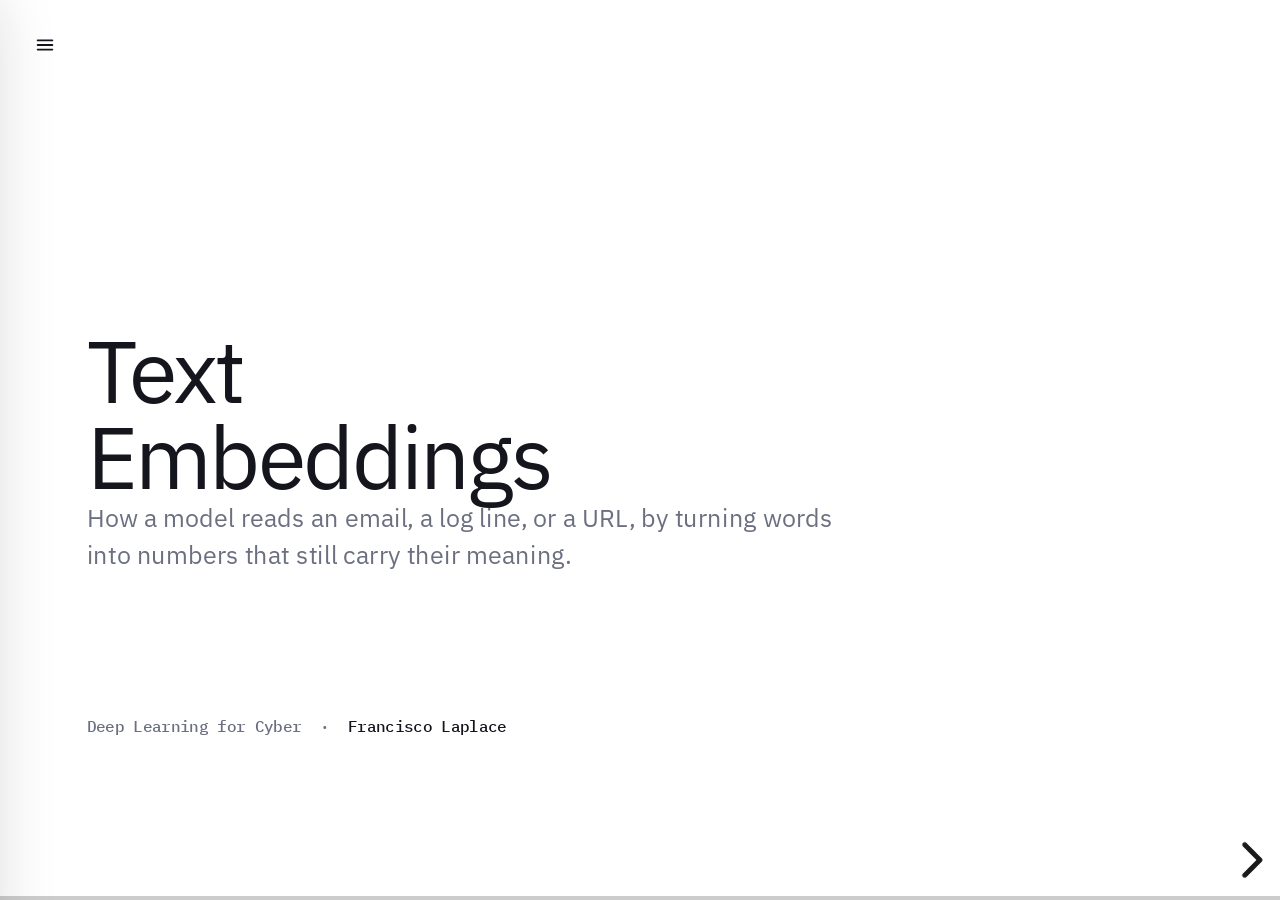
<file: docs/text-embeddings/index.html>
<!DOCTYPE html>
<html lang="en">
<head>
<meta charset="utf-8">
<meta name="viewport" content="width=device-width, initial-scale=1">
<title>Text Embeddings — Deep Learning for Cyber</title>
<link rel="preload" as="font" type="font/woff2" crossorigin href="../assets/fonts/ibm-plex-sans-400.woff2">
<link rel="preload" as="font" type="font/woff2" crossorigin href="../assets/fonts/ibm-plex-sans-600.woff2">
<link rel="stylesheet" href="../assets/reveal/reset.css">
<link rel="stylesheet" href="../assets/reveal/reveal.css">
<link rel="stylesheet" href="../assets/fonts/fonts.css">
<link rel="stylesheet" href="../assets/theme/applied-ml.css">
<link rel="stylesheet" href="../assets/katex/katex.min.css">
<style>
  /* Reader-text normalization: one body size across slides. */
  .reveal .col-text { font-size: 32px; }
  /* Equation legends: a running-prose "where" clause under a display formula. */
  .reveal .eqprose { font: 400 25px/1.55 var(--sans); color: var(--body); max-width: 1040px; margin: 16px auto 0; text-align: left; }
  /* Subtitles fill each line consistently (greedy wrap, no reflow, no narrow balanced lines). */
  .reveal .sub { text-wrap: wrap; }
  /* Prevent single-word orphan lines in wrapping prose. */
  .reveal .cover-sub, .reveal .divider-sub, .reveal .lead,
  .reveal .col-text, .reveal .card-note, .reveal .card p, .reveal .note,
  .reveal .step-note, .reveal .ip-text, .reveal .code-annot p,
  .reveal .emb-note, .reveal .vcap { text-wrap: pretty; }

  /* Slide 14b: illustrative embedding table + vector arithmetic. */
  .reveal .emb-tbl { border-collapse: collapse; width: 100%; font-family: var(--mono); color: var(--ink); }
  .reveal .emb-tbl th, .reveal .emb-tbl td { padding: 11px 0; font-size: 26px; font-weight: 500; text-align: center; border-bottom: 1px solid var(--line); }
  .reveal .emb-tbl thead th { font-size: 24px; font-weight: 600; color: var(--muted); border-bottom: 2px solid var(--line-2); }
  .reveal .emb-tbl tbody th { text-align: left; padding-left: 10px; font-weight: 600; color: var(--ink); }
  .reveal .emb-tbl tr.r-king, .reveal .emb-tbl tr.r-queen { background: var(--tint-blue); }
  .reveal .emb-tbl tr.r-king th, .reveal .emb-tbl tr.r-queen th { color: var(--accent); }
  .reveal .emb-tbl tr.r-cat th, .reveal .emb-tbl tr.r-cat td { color: var(--muted2); }
  .reveal .emb-note { font: 400 24px/1.45 var(--sans); color: var(--muted); margin: 26px 0 0; max-width: 840px; }

  .reveal .vec-row { display: flex; align-items: center; justify-content: center; gap: 18px; }
  .reveal .vterm { display: flex; flex-direction: column; align-items: center; gap: 16px; }
  .reveal .vchip { font: 600 24px var(--mono); padding: 6px 16px; border-radius: 8px; background: var(--bg-alt); color: var(--muted); }
  .reveal .vchip.blue, .reveal .vchip.res { background: var(--tint-blue); color: var(--accent); }
  .reveal .vbrk { display: flex; flex-direction: column; gap: 8px; padding: 16px 16px; border-left: 3px solid var(--line-3); border-right: 3px solid var(--line-3); }
  .reveal .vbrk span { font: 500 30px/1.1 var(--mono); color: var(--ink); text-align: center; min-width: 48px; }
  .reveal .vbrk.res { border-color: var(--accent); }
  .reveal .vbrk.res span { color: var(--accent); font-weight: 600; }
  .reveal .vop { font: 500 34px var(--mono); color: var(--muted); }
  .reveal .vcap { font: 400 26px/1.45 var(--sans); color: var(--muted); text-align: center; margin: 22px 0 0; }

</style>
</head>
<body>
<div class="reveal">
<div class="slides">

  <!-- 01 · COVER -->
  <section class="cover" data-background-color="#ffffff">
    <h1 class="cover-title">Text<br>Embeddings</h1>
    <p class="cover-sub">How a model reads an email, a log line, or a URL, by turning words into numbers that still carry their meaning.</p>
    <div class="deck-footer">Deep Learning for Cyber&nbsp;&nbsp;·&nbsp;&nbsp;<a class="name" href="https://laplacef.me" target="_blank" rel="noopener noreferrer">Francisco Laplace</a></div>
  </section>

  <!-- 02 · AGENDA -->
  <section data-background-color="#ffffff">
    <h2 class="slide-title">What this session covers</h2>
    <div class="body center">
      <ol class="agenda">
        <li>Why a model cannot read words directly</li>
        <li>The obvious approach and where it breaks down</li>
        <li>How embeddings turn meaning into distance</li>
        <li>Where the numbers come from and how they are used in code</li>
        <li>Why this catches reworded phishing and the traps to watch for</li>
      </ol>
    </div>
  </section>

  <!-- DIVIDER · PART 01 -->
  <section class="divider" data-background-color="#ffffff">
    <div class="eyebrow">Part 01 of 04</div>
    <h2 class="divider-title">The problem</h2>
    <p class="divider-sub">Why a model cannot read words, and where simple word counting breaks down.</p>
  </section>

  <!-- 03 · HOW A MODEL SEES EMAIL -->
  <section data-background-color="#ffffff">
    <h2 class="slide-title">How a model usually sees an email</h2>
    <div class="body center">
      <div class="cols gap-lg" style="align-items:center;">
        <p class="col col-text" style="font-size:32px;">A spam classifier normally reads a <strong>vector of numbers</strong>: how many links, how many urgent words, whether the sender is unknown.<br><br>There is a limitation in that approach. Someone had to decide, by hand, to count "urgent words." The email itself is <strong>language</strong>, and that is where the meaning lives. The aim here is to let the model read the words.</p>
        <div class="col" style="display:flex; flex-direction:column; gap:22px;">
          <div class="card"><div class="card-eyebrow" style="color:var(--muted);">the usual approach</div><div style="font:500 30px var(--sans); margin-top:10px;">a vector of numbers&nbsp;&nbsp;→&nbsp;&nbsp;<span class="code-inline" style="color:var(--accent);">[3, 7, 1, …]</span></div></div>
          <div class="dark-card"><div class="label">the goal</div><div style="font:500 30px var(--sans); color:#fff;">the words themselves&nbsp;&nbsp;→&nbsp;&nbsp;<span style="font-family:var(--mono); color:#8ab4ff;">?</span></div></div>
        </div>
      </div>
    </div>
  </section>

  <!-- 04 · SECURITY RUNS ON TEXT -->
  <section data-background-color="#ffffff">
    <h2 class="slide-title">Security runs on text</h2>
    <p class="sub">Almost every signal a security team studies is words. A model that reads text well unlocks a large share of the available data at once.</p>
    <div class="body center">
      <div class="cards">
        <div class="card"><div class="card-title" style="margin:0;">Emails</div><div class="card-note">phishing, spam, business-email compromise</div></div>
        <div class="card"><div class="card-title" style="margin:0;">URLs &amp; domains</div><div class="card-note">the addresses attackers register and send</div></div>
        <div class="card"><div class="card-title" style="margin:0;">Logs &amp; commands</div><div class="card-note">endless lines from servers and shells</div></div>
        <div class="card"><div class="card-title" style="margin:0;">Malware strings</div><div class="card-note">text buried inside a malicious file</div></div>
      </div>
    </div>
  </section>

  <!-- 05 · THE PROBLEM -->
  <section data-background-color="#ffffff">
    <h2 class="slide-title">A network only does arithmetic</h2>
    <div class="body center">
      <p class="lead">It multiplies and adds. It has no representation of a word. So every word must become a number. The entire challenge reduces to one statement:</p>
      <p style="font:600 44px/1.35 var(--sans); color:var(--accent); margin:44px 0 0; max-width:1500px; letter-spacing:-1px;">turn words into numbers without losing their meaning.</p>
    </div>
  </section>

  <!-- 06 · TOKENIZE -->
  <section data-background-color="#ffffff">
    <h2 class="slide-title">The text is first split into pieces</h2>
    <p class="sub">Before a model can assign numbers, it must decide what counts as one piece. Splitting the text apart is called <strong>tokenizing</strong>, and each piece is a <strong>token</strong>.</p>
    <div class="body center">
      <div style="display:flex; align-items:center; gap:34px; margin-bottom:46px; flex-wrap:wrap;">
        <div style="background:var(--bg-alt); border-radius:14px; padding:24px 32px; font:500 30px var(--mono);">"verify your account now"</div>
        <span class="arrow">→</span>
        <div class="chips">
          <span class="tok">verify</span><span class="tok">your</span><span class="tok">account</span><span class="tok">now</span>
        </div>
      </div>
      <div class="cards">
        <div class="card"><div class="card-title" style="margin:0;">Sometimes smaller than a word</div><div class="card-note">A rare or misspelled word is split into familiar chunks, so the model is never left without a representation. "verifying" becomes "verify" and "ing."</div></div>
        <div class="card"><div class="card-title" style="margin:0;">A brief normalization first</div><div class="card-note">The text is commonly lower cased, punctuation is stripped, and filler words such as "the" are dropped, so the pieces stay consistent.</div></div>
      </div>
      <p class="note" style="color:var(--accent); margin-top:40px;">Splitting into subword pieces this way is also the first step inside today's large language models.</p>
    </div>
  </section>

  <!-- 06b · DISCUSSION: WHICH DISGUISES SURVIVE -->
  <section data-background-color="#ffffff">
    <h2 class="slide-title">Think it through</h2>
    <div class="body center">
      <p class="q-topic">Which disguises survive</p>
      <p class="lead">An attacker disguises a word to slip past a filter. Once the text is split into subword pieces, which of these still leave recognizable chunks, and which erase the word entirely?</p>
      <div class="chips" style="margin:40px 0 44px;">
        <span class="chip" style="border-radius:999px; font-family:var(--mono);">paypa1</span>
        <span class="chip" style="border-radius:999px; font-family:var(--mono);">p@yp@l</span>
        <span class="chip" style="border-radius:999px; font-family:var(--mono);">p&#1072;ypal</span>
        <span class="chip" style="border-radius:999px; font-family:var(--mono);">p a y p a l</span>
        <span class="chip" style="border-radius:999px; font-family:var(--mono);">cGF5cGFs</span>
      </div>
      <p class="lead" style="font-size:32px; color:var(--ink);">Splitting into pieces provides robustness for common cases, yet some disguises still defeat it. Those gaps are what a meaning map is built to close.</p>
    </div>
  </section>

  <!-- 07 · THE OBVIOUS IDEA, AND WHY IT STALLS -->
  <section data-background-color="#ffffff">
    <h2 class="slide-title">The obvious idea and why it stalls</h2>
    <p class="sub">The natural first approach gives each word its own slot in a large dictionary: a cheap baseline that discards the one thing it must keep.</p>
    <div class="body center">
      <div style="display:flex; align-items:center; gap:34px; margin-bottom:46px; flex-wrap:wrap;">
        <div class="card" style="padding:24px 32px;"><div class="card-eyebrow" style="color:var(--muted);">one word, "verify"</div><div style="font:600 38px var(--mono); color:var(--ink); margin-top:12px;">[ 0, 0, 1, 0, 0, … ]</div><div style="font:500 24px var(--mono); color:var(--muted2); margin-top:10px;">one-hot, a single slot lit</div></div>
        <span class="arrow">→</span>
        <div class="card" style="padding:24px 32px;"><div class="card-eyebrow" style="color:var(--muted);">a whole message</div><div style="font:600 38px var(--mono); color:var(--ink); margin-top:12px;">[ 0, 1, 0, 2, 1, 0, … ]</div><div style="font:500 24px var(--mono); color:var(--muted2); margin-top:10px;">bag-of-words, the slots tallied</div></div>
      </div>
      <div class="cards" style="align-items:stretch;">
        <div class="card"><div class="card-title" style="margin:0;">Sparse</div><p style="font:400 27px/1.45 var(--sans); color:var(--muted); margin:14px 0 0;">A vocabulary of 50,000+ words yields a long vector that is almost all zeros. Wasteful and slow.</p></div>
        <div class="card"><div class="card-title" style="margin:0;">Order-blind</div><p style="font:400 27px/1.45 var(--sans); color:var(--muted); margin:14px 0 0;">Only the presence of each word is tallied, so "not safe" looks almost identical to "safe."</p></div>
        <div class="card tint-red" style="flex:1.15;"><div class="card-title" style="margin:0; color:var(--red);">Meaning-blind</div><p style="font:400 27px/1.45 var(--sans); color:var(--body); margin:14px 0 0;">"verify" is slot 17, "confirm" is slot 9,000. To the model they are as unrelated as "verify" and "banana."</p></div>
      </div>
      <p class="lead" style="font-size:32px; color:var(--ink); margin-top:46px;">The words became numbers, but the meaning was discarded. <strong style="color:var(--accent);">The numbers must carry it.</strong></p>
    </div>
  </section>

  <!-- DIVIDER · PART 02 -->
  <section class="divider" data-background-color="#ffffff">
    <div class="eyebrow">Part 02 of 04</div>
    <h2 class="divider-title">Embeddings</h2>
    <p class="divider-sub">Where meaning becomes distance, and how that map is learned from raw text.</p>
  </section>

  <!-- 08 · MEET THE EMBEDDING -->
  <section data-background-color="#ffffff">
    <h2 class="slide-title">Meet the embedding</h2>
    <div class="body center">
      <p class="lead">Each word is assigned a short vector of numbers, arranged so that words with similar meaning receive similar numbers. As an analogue, picture every word as a point on a map: related words sit close, unrelated words sit far apart.</p>
      <p style="font:600 48px/1.3 var(--sans); color:var(--accent); margin:46px 0 0; letter-spacing:-1px;">Meaning becomes distance.</p>
    </div>
  </section>

  <!-- 12 · ONE WORD -> A VECTOR -->
  <section data-background-color="#ffffff">
    <h2 class="slide-title">One word becomes a short vector of numbers</h2>
    <p class="sub">That row of numbers is called a <strong>vector</strong>. No single number carries meaning on its own; the meaning lives in the whole pattern.</p>
    <div class="body center">
      <div style="display:flex; flex-direction:column; gap:22px;">
        <div style="display:flex; align-items:center; gap:30px;">
          <span style="width:160px; font:600 34px var(--sans); color:var(--red);">verify</span>
          <div style="display:flex; gap:12px; align-items:center;">
            <span class="vchip red">0.82</span><span class="vchip red">-0.31</span><span class="vchip red">0.50</span><span class="vchip red">0.11</span>
            <span style="font:500 28px var(--mono); color:var(--muted2);">… 64 in all</span>
          </div>
        </div>
        <div style="display:flex; align-items:center; gap:30px;">
          <span style="width:160px; font:600 34px var(--sans); color:var(--red);">confirm</span>
          <div style="display:flex; gap:12px; align-items:center;">
            <span class="vchip red">0.79</span><span class="vchip red">-0.28</span><span class="vchip red">0.47</span><span class="vchip red">0.09</span>
            <span style="font:500 28px var(--mono); color:var(--muted2);">… nearly the same</span>
          </div>
        </div>
        <div style="display:flex; align-items:center; gap:30px;">
          <span style="width:160px; font:600 34px var(--sans); color:var(--muted);">banana</span>
          <div style="display:flex; gap:12px; align-items:center;">
            <span class="vchip">-0.44</span><span class="vchip">0.66</span><span class="vchip">-0.12</span><span class="vchip">0.91</span>
            <span style="font:500 28px var(--mono); color:var(--muted2);">… very different</span>
          </div>
        </div>
      </div>
      <p class="note" style="margin-top:46px;">The length of the list, here 64, is the embedding's <strong style="color:var(--ink);">dimensions</strong>.</p>
    </div>
  </section>

  <!-- · CHOOSING THE NUMBER OF DIMENSIONS -->
  <section data-background-color="#ffffff">
    <h2 class="slide-title">Choosing the number of dimensions</h2>
    <p class="sub">The length of the vector is chosen before training rather than learned. This hyperparameter trades capacity against cost.</p>
    <div class="body center">
      <div class="cols gap-lg" style="align-items:stretch;">
        <div class="col card" style="padding:40px;">
          <div class="card-eyebrow" style="color:var(--muted);">fewer dimensions</div>
          <p class="col-text" style="margin-top:16px;">Compact and fast, and they generalize from less data. Too few, and unrelated words are crowded together with no room to separate.</p>
        </div>
        <div class="col card" style="padding:40px;">
          <div class="card-eyebrow" style="color:var(--muted);">more dimensions</div>
          <p class="col-text" style="margin-top:16px;">More room to capture nuance, at the cost of memory and computation, with greater risk of overfitting on small data. Gains taper off past a point.</p>
        </div>
      </div>
      <div class="in-practice"><span class="ip-tag">in practice</span><p class="ip-text">Classic word embeddings run roughly 50 to 300 dimensions; powers of two such as 64, 128, and 256 are conventional. Large language models go far higher, 768 and beyond. The 64 used here is illustrative.</p></div>
      <p class="note" style="margin-top:24px;">This count is the width of one word's vector, independent of how many layers or neurons the model built on it uses.</p>
    </div>
  </section>

  <!-- 13 · THE MAP (signature visual) -->
  <section data-background-color="#ffffff">
    <h2 class="slide-title">Meaning becomes distance</h2>
    <p class="sub">Words begin as plain IDs whose position means nothing. They settle into neighborhoods by meaning, and "verify" and "confirm" drift together.</p>
    <p class="note" style="margin:18px 0 6px;">Explore: <a href="https://projector.tensorflow.org" target="_blank" rel="noopener noreferrer" style="color:var(--accent); text-decoration:none;">projector.tensorflow.org</a><a class="cite" href="#/references">[1]</a></p>
    <div class="body">
      <div class="stage" style="max-height:540px;"><word-map></word-map></div>
      <p class="note" style="text-align:center; max-width:1160px; margin:16px auto 4px;">Closeness is measured as the cosine of the angle \( \theta \) between two word vectors \( \mathbf{a} \) and \( \mathbf{b} \): a value of 1 means the same direction, 0 unrelated.</p>
      <p class="note" style="text-align:center; margin:0; font-size:30px;">\( \cos(\theta) = \dfrac{\mathbf{a} \cdot \mathbf{b}}{\lVert \mathbf{a}\rVert\,\lVert \mathbf{b}\rVert} \)</p>
    </div>
  </section>

  <!-- 14 · DIRECTIONS CARRY MEANING -->
  <section data-background-color="#ffffff">
    <h2 class="slide-title">Directions carry meaning too</h2>
    <p class="sub">Proximity is not the only structure. On a well trained map, the <strong>direction</strong> from one word to another is itself meaningful.</p>
    <div class="body center">
      <div class="cols gap-lg" style="align-items:center;">
        <div class="col" style="flex:0 0 700px; height:410px;"><analogy-vectors></analogy-vectors></div>
        <div class="col">
          <div style="font:500 34px var(--mono); color:var(--ink);">king <span style="color:var(--muted);">−</span> man <span style="color:var(--muted);">+</span> woman <span style="color:var(--accent);">≈ queen</span></div>
          <p class="col col-text" style="font-size:32px; margin-top:24px;">The model is not memorizing a thesaurus. It has <strong>organized words into a space</strong> where relationships become geometry. That structure is what allows it to handle words and phrasings it has barely seen.</p>
        </div>
      </div>
      <div class="in-practice"><span class="ip-tag">from the paper</span><p class="ip-text">GloVe (Pennington, Socher &amp; Manning, 2014)<a class="cite" href="#/references">[2]</a> trains on global co-occurrence counts so that "the resulting representations showcase interesting <strong>linear substructures of the word vector space</strong>," the very king−man+woman geometry above.</p></div>
    </div>
  </section>

  <!-- 14b · WHY THE ARITHMETIC WORKS -->
  <section data-background-color="#ffffff">
    <h2 class="slide-title">Why that arithmetic works</h2>
    <p class="sub">Each word holds a few coordinates of meaning. Subtracting <strong>man</strong> and adding <strong>woman</strong> swaps gender while leaving royalty untouched, so the result lands on <strong>queen</strong>.</p>
    <div class="body center">
      <div class="cols gap-lg" style="align-items:center;">
        <div class="col" style="flex:0 0 860px;">
          <table class="emb-tbl">
            <thead>
              <tr><th></th><th>gender</th><th>wealth</th><th>royalty</th><th>weight</th><th>speaks</th></tr>
            </thead>
            <tbody>
              <tr class="r-king"><th>king</th><td>1</td><td>1</td><td>1</td><td>0.8</td><td>1</td></tr>
              <tr class="r-queen"><th>queen</th><td>0</td><td>1</td><td>0.8</td><td>0.4</td><td>1</td></tr>
              <tr><th>man</th><td>1</td><td>0.3</td><td>0.2</td><td>0.6</td><td>1</td></tr>
              <tr><th>woman</th><td>0</td><td>0.3</td><td>0.2</td><td>0.5</td><td>1</td></tr>
              <tr class="r-cat"><th>cat</th><td>1</td><td>0</td><td>0</td><td>0.1</td><td>0</td></tr>
            </tbody>
          </table>
          <p class="emb-note">The dimensions are named here for illustration. In a trained embedding they are learned automatically and are not individually interpretable.</p>
        </div>
        <div class="col" style="display:flex; flex-direction:column; align-items:center;">
          <div class="vec-row">
            <div class="vterm">
              <div class="vchip blue">king</div>
              <div class="vbrk"><span>1</span><span>1</span><span>1</span><span>0.8</span><span>1</span></div>
            </div>
            <div class="vop">−</div>
            <div class="vterm">
              <div class="vchip">man</div>
              <div class="vbrk"><span>1</span><span>0.3</span><span>0.2</span><span>0.6</span><span>1</span></div>
            </div>
            <div class="vop">+</div>
            <div class="vterm">
              <div class="vchip">woman</div>
              <div class="vbrk"><span>0</span><span>0.3</span><span>0.2</span><span>0.5</span><span>1</span></div>
            </div>
            <div class="vop">=</div>
            <div class="vterm">
              <div class="vchip res">result</div>
              <div class="vbrk res"><span>0</span><span>1</span><span>1</span><span>0.7</span><span>1</span></div>
            </div>
          </div>
          <p class="vcap">The closest word in the space is <strong style="color:var(--accent);">queen</strong>, at (0, 1, 0.8, 0.4, 1).</p>
        </div>
      </div>
    </div>
  </section>

  <!-- 15 · WHERE THE NUMBERS COME FROM -->
  <section data-background-color="#ffffff">
    <h2 class="slide-title">Where the numbers come from</h2>
    <p class="sub">They are not set by hand. The same gradient steps that train any network's weights <strong>learn</strong> them too.</p>
    <div class="body center">
      <div class="cols gap-lg" style="align-items:center;">
        <p class="col col-text" style="font-size:32px;">The guiding principle is old and simple:<br><strong style="color:var(--accent);">a word is known by the company it keeps.</strong><br><br>Words that appear in similar surroundings are nudged toward similar locations on the map.</p>
        <div class="col card" style="padding:44px;">
          <div class="card-eyebrow" style="color:var(--muted);">the fill in the blank task</div>
          <div style="font:500 30px/1.6 var(--sans); color:var(--ink); margin-top:18px;">"please <span style="background:#fff; border:1px dashed var(--line-3); border-radius:6px; padding:2px 16px; color:var(--accent);">____</span> your account"</div>
          <p style="font:400 26px/1.45 var(--sans); color:var(--muted); margin:24px 0 0;">The missing word is predicted from its neighbors, across billions of sentences. The only way to succeed is to give related words related vectors. Predicting the center word from its surroundings in this way is called <strong style="color:var(--accent);">CBOW</strong>.</p>
        </div>
      </div>
      <div class="in-practice"><span class="ip-tag">from the paper</span><p class="ip-text">The idea is older than deep learning. The linguist J. R. Firth (1957)<a class="cite" href="#/references">[3]</a>: "<strong>You shall know a word by the company it keeps!</strong>" Embeddings are that maxim turned into geometry.</p></div>
    </div>
  </section>

  <!-- · LEARNING THE MAP: PREDICT THE NEIGHBORS -->
  <section data-background-color="#ffffff">
    <h2 class="slide-title">Learning the map by predicting the neighbors</h2>
    <p class="sub">A small window slides along billions of sentences; from the middle word, the model predicts the words around it, nudging the vectors each time.</p>
    <div class="body center">
      <div style="height:300px; margin-bottom:36px;"><skipgram-window></skipgram-window></div>
      <p class="lead" style="font-size:32px; max-width:1500px;">Words that keep similar company are pulled toward the same region. This prediction task is <strong style="color:var(--accent);">skip-gram</strong>; predicting the center word from its neighbors instead is <strong style="color:var(--accent);">CBOW</strong>, the two architectures word2vec introduced.</p>
      <div class="in-practice"><span class="ip-tag">from the paper</span><p class="ip-text">word2vec (Mikolov et al., 2013)<a class="cite" href="#/references">[4]</a>: "We propose two novel model architectures for computing <strong>continuous vector representations of words from very large data sets</strong>," skip-gram being one of them.</p></div>
    </div>
  </section>

  <!-- · INSIDE ONE TRAINING STEP -->
  <section data-background-color="#ffffff">
    <h2 class="slide-title">Inside one training step</h2>
    <p class="sub">In one training step the model guesses a word's neighbors, checks the guess, and corrects itself.</p>
    <div class="body center">
      <p class="note" style="text-align:center; font-family:var(--mono); color:var(--muted); margin:0 0 26px; font-size:26px;">please 2.0 · account 1.5 · your 1.0 · login 0.0 · verify −1.0</p>
      <div style="font-size:30px; color:var(--ink); text-align:center;">
        \[ \begin{aligned}
        P(w) &= \dfrac{e^{s_w}}{\sum_j e^{s_j}} \\[10pt]
        P(\text{please}) &= \dfrac{e^{2.0}}{e^{2.0} + e^{1.5} + e^{1.0} + e^{0.0} + e^{-1.0}} \\[10pt]
        &= \dfrac{7.4}{7.4 + 4.5 + 2.7 + 1.0 + 0.4} \\[10pt]
        &= \dfrac{7.4}{16.0} \\[10pt]
        &= \textcolor{#3b56d8}{0.46}
        \end{aligned} \]
      </div>
      <p class="vcap" style="margin-top:26px;">Repeated across billions of pairs, the map organizes itself.</p>
    </div>
  </section>

  <!-- DIVIDER · PART 03 -->
  <section class="divider" data-background-color="#ffffff">
    <div class="eyebrow">Part 03 of 04</div>
    <h2 class="divider-title">Embeddings in code</h2>
    <p class="divider-sub">Pretrained vectors, whole messages, and the Keras that runs them.</p>
  </section>

  <!-- 16 · PRETRAINED -->
  <section data-background-color="#ffffff">
    <h2 class="slide-title">Training need not start from scratch</h2>
    <p class="sub">Others have already done the expensive training and released the maps publicly. A map can be downloaded, reused, and adjusted slightly on local data.</p>
    <div class="body center">
      <div class="cards">
        <div class="card"><div class="card-title" style="margin:0;">word2vec</div><div class="card-note">Google, the model that popularized the idea.</div></div>
        <div class="card"><div class="card-title" style="margin:0;">GloVe<a class="cite" href="#/references">[5]</a></div><div class="card-note">Stanford, 400,000 words, free to download.</div></div>
        <div class="card"><div class="card-title" style="margin:0;">fastText</div><div class="card-note">Meta, robust to unusual and misspelled words.</div></div>
      </div>
    </div>
  </section>

  <!-- 17 · WORDS -> A WHOLE EMAIL -->
  <section data-background-color="#ffffff">
    <h2 class="slide-title">From words to a whole email</h2>
    <p class="sub">An email is many words. Averaging their vectors into one gives a single vector a classifier can read and judge.</p>
    <div class="body center">
      <div class="cols gap-lg" style="align-items:center;">
        <div class="col" style="flex:0 0 600px; height:520px;"><vector-average></vector-average></div>
        <div class="col" style="display:flex; flex-direction:column; gap:26px;">
          <div class="card" style="padding:30px 40px;">
            <div style="font:600 30px var(--sans); color:var(--accent);">Words to one vector</div>
            <div style="font-size:34px; color:var(--ink); text-align:center; margin:16px 0 10px;">\[ \mathbf{e} = \dfrac{\mathbf{v}_1 + \mathbf{v}_2 + \cdots + \mathbf{v}_n}{n} \]</div>
            <p style="font:400 25px/1.4 var(--sans); color:var(--muted); text-align:center; margin:0;">the email vector \( \mathbf{e} \), the average of its \( n \) word vectors \( \mathbf{v}_1, \dots, \mathbf{v}_n \).</p>
          </div>
          <div class="card" style="padding:30px 40px;">
            <div style="font:600 30px var(--sans); color:var(--accent);">One vector to a verdict</div>
            <div style="font-size:34px; color:var(--ink); text-align:center; margin:16px 0 10px;">\[ P(\text{phishing}) = \sigma(\mathbf{w} \cdot \mathbf{e} + b) \]</div>
            <p style="font:400 25px/1.4 var(--sans); color:var(--muted); text-align:center; margin:0;">the classifier weighs \( \mathbf{e} \) with \( \mathbf{w} \) and bias \( b \); the sigmoid \( \sigma \) gives a phishing probability.</p>
          </div>
        </div>
      </div>
    </div>
  </section>

  <!-- 18 · CODE: EMBEDDING LAYER -->
  <section data-background-color="#ffffff">
    <h2 class="slide-title">The complete pipeline in Keras</h2>
    <p class="sub">Each line corresponds to one of the steps just described. The embedding's numbers are learned while the model trains.</p>
    <div class="body center">
      <div class="code-row">
<pre class="code" style="flex:1.4;">vectorize = <span class="fn">TextVectorization</span>(max_tokens=<span class="n">20000</span>)
vectorize.<span class="fn">adapt</span>(train_emails)     <span class="c"># learn the words</span>

model = keras.<span class="fn">Sequential</span>([
    vectorize,                       <span class="c"># words -&gt; ids</span>
    layers.<span class="fn">Embedding</span>(<span class="n">20000</span>, <span class="n">64</span>),       <span class="c"># id -&gt; 64-num vector</span>
    layers.<span class="fn">GlobalAveragePooling1D</span>(),  <span class="c"># average the words</span>
    layers.<span class="fn">Dense</span>(<span class="n">1</span>, activation=<span class="s">"sigmoid"</span>) <span class="c"># phishing? 0..1</span>
])</pre>
        <div class="code-annot">
          <div><div class="step-eyebrow">TextVectorization</div><p>the dictionary maker: words → IDs.</p></div>
          <div><div class="step-eyebrow">Embedding</div><p>the map: one learned vector per word.</p></div>
          <div><div class="step-eyebrow">AveragePooling</div><p>compress the email's words into one vector.</p></div>
          <div><div class="step-eyebrow">Dense + sigmoid</div><p>a single neuron producing the decision.</p></div>
        </div>
      </div>
      <p class="note" style="margin-top:32px;">The Embedding table starts as random numbers. There is no separate word2vec step here: the same gradient steps that train the classifier flow back into the table, so the vectors are shaped by the phishing decision itself.</p>
      <p class="note" style="margin-top:14px;">Built with TensorFlow and Keras<a class="cite" href="#/references">[6]</a>, the same toolkit used in production.</p>
    </div>
  </section>

  <!-- 19 · CODE: PRETRAINED -->
  <section data-background-color="#ffffff">
    <h2 class="slide-title">Or reuse a map already built</h2>
    <p class="sub">The Embedding layer is given GloVe's pretrained numbers as its starting point instead of random ones.</p>
    <div class="body center">
      <div class="code-row">
<pre class="code" style="flex:1.4;"><span class="c"># GloVe: 400k words, each already a vector</span>
glove = <span class="fn">load_glove</span>(<span class="s">"glove.6B.100d.txt"</span>)
matrix = <span class="fn">build_matrix</span>(vectorize.<span class="fn">get_vocabulary</span>(), glove)

layers.<span class="fn">Embedding</span>(<span class="n">20000</span>, <span class="n">100</span>,
    weights=[matrix],     <span class="c"># start from borrowed meaning</span>
    trainable=<span class="k">False</span>)     <span class="c"># freeze it, or fine tune later</span></pre>
        <div class="code-annot">
          <div><div class="step-eyebrow">weights = [matrix]</div><p>begin from a map trained on billions of words.</p></div>
          <div><div class="step-eyebrow">trainable = False</div><p>freeze it when only a little data is available.</p></div>
          <div class="card" style="padding:24px 28px;"><div style="font:600 25px var(--sans); color:var(--ink);">Rule of thumb</div><p style="font:400 25px/1.4 var(--sans); color:var(--muted); margin:6px 0 0;">little data, freeze it. Ample data, fine tune it.</p></div>
        </div>
      </div>
    </div>
  </section>

  <!-- DIVIDER · PART 04 -->
  <section class="divider" data-background-color="#ffffff">
    <div class="eyebrow">Part 04 of 04</div>
    <h2 class="divider-title">In security and beyond</h2>
    <p class="divider-sub">Reworded phishing, context per sentence, and the road to language models.</p>
  </section>

  <!-- 20 · SECURITY PAYOFF -->
  <section data-background-color="#ffffff">
    <h2 class="slide-title">Why this catches reworded phishing</h2>
    <p class="sub">Attackers reword their messages to slip past keyword filters. This is exactly where embeddings help.</p>
    <div class="body center">
      <div class="cards" style="margin-bottom:34px;">
        <div class="card"><div class="card-eyebrow" style="color:var(--muted);">trained on</div><div style="font:500 32px var(--sans); color:var(--ink); margin-top:14px;">"verify your account"</div></div>
        <div class="card"><div class="card-eyebrow" style="color:var(--muted);">attacker sends</div><div style="font:500 32px var(--sans); color:var(--ink); margin-top:14px;">"confirm your details"</div></div>
      </div>
      <div class="cols gap-lg">
        <div class="col card tint-red" style="padding:34px;"><div class="card-title" style="margin:0; color:var(--red);">Keyword filter</div><p style="font:400 28px/1.45 var(--sans); color:var(--body); margin:12px 0 0;">different words → passes straight through.</p></div>
        <div class="col card tint-blue" style="padding:34px;"><div class="card-title" style="margin:0; color:var(--accent);">With embeddings</div><p style="font:400 28px/1.45 var(--sans); color:var(--body); margin:12px 0 0;">"confirm" sits close to "verify," and "details" to "account," so the message lands in nearly the same place and is still flagged.</p></div>
      </div>
      <div class="in-practice"><span class="ip-tag">in an interview</span><p class="ip-text">A common question: <strong>why does an embedding filter beat a keyword filter?</strong> Because it matches <strong>meaning</strong> rather than exact words, so a paraphrase still lands near what the model already recognizes.</p></div>
    </div>
  </section>

  <!-- 21 · CHARACTER OBFUSCATION (fastText payoff) -->
  <section data-background-color="#ffffff">
    <h2 class="slide-title">When attackers deliberately misspell</h2>
    <p class="sub">Rewording substitutes whole words; this alters the letters instead, to evade any list of known words.</p>
    <div class="body center">
      <div class="chips" style="gap:18px; margin-bottom:44px;">
        <span class="chip" style="font:500 31px var(--mono); padding:18px 28px;">paypal → paypa1</span>
        <span class="chip" style="font:500 31px var(--mono); padding:18px 28px;">viagra → v1agra</span>
        <span class="chip" style="font:500 31px var(--mono); padding:18px 28px;">free → fr€e</span>
        <span class="chip" style="font:500 31px var(--mono); padding:18px 28px;">account → acc0unt</span>
      </div>
      <div class="cols gap-lg">
        <div class="col card tint-red" style="padding:36px;"><div class="card-title" style="margin:0; color:var(--red);">Word list or keyword filter</div><p style="font:400 27px/1.45 var(--sans); color:var(--body); margin:12px 0 0;">every unusual spelling is a new token it has never seen. Out of vocabulary, no match, it passes through.</p></div>
        <div class="col card tint-blue" style="padding:36px;"><div class="card-title" style="margin:0; color:var(--accent);">Subword embeddings (fastText)</div><p style="font:400 27px/1.45 var(--sans); color:var(--body); margin:12px 0 0;">the vector is built from letter chunks. "paypa1" shares almost all its chunks with "paypal," so it lands beside the real word and is still flagged.</p></div>
      </div>
      <p class="lead" style="font-size:32px; color:var(--ink); margin-top:46px;">That same operation, breaking a word into subword pieces, is also the first step inside a modern language model, directly on the path to LLMs.</p>
      <div class="in-practice"><span class="ip-tag">from the paper</span><p class="ip-text">fastText (Bojanowski et al., 2017)<a class="cite" href="#/references">[7]</a>: "A vector representation is associated to each <strong>character n-gram</strong>; words being represented as the sum of these representations," which is why a misspelling still lands near the real word.</p></div>
    </div>
  </section>

  <!-- 22 · ONE WORD, MANY MEANINGS -->
  <section data-background-color="#ffffff">
    <h2 class="slide-title">One word, many meanings</h2>
    <p class="sub">So far each word receives <strong>one</strong> fixed vector. But the same word can mean very different things, and a single point on the map cannot occupy two places at once.</p>
    <div class="body center">
      <div class="cols gap-lg" style="align-items:center;">
        <div class="col" style="display:flex; flex-direction:column; gap:18px;">
          <div class="card tint-blue" style="padding:26px 32px; font:500 30px var(--sans);">"the river <strong style="color:var(--accent);">bank</strong>"</div>
          <div class="card tint-blue" style="padding:26px 32px; font:500 30px var(--sans);">"my <strong style="color:var(--accent);">bank</strong> account"</div>
        </div>
        <p class="col col-text" style="flex:1.1; font-size:32px;">One word, two meanings. A fixed embedding assigns both sentences the <strong>identical</strong> vector for "bank," blurring them together. In security the same problem affects a word like "<strong>execute</strong>": in a payroll note and a malware report it means very different things.</p>
      </div>
    </div>
  </section>

  <!-- 23 · CONTEXTUAL EMBEDDINGS (LLM seed) -->
  <section data-background-color="#ffffff">
    <h2 class="slide-title">A vector that depends on the sentence</h2>
    <p class="sub">Newer models read the surrounding words and give each word a <strong>different vector in each sentence</strong>. These are <strong>contextual embeddings</strong> (BERT).</p>
    <div class="body center">
      <div style="display:flex; flex-direction:column; gap:18px; margin-bottom:28px;">
        <div style="display:flex; align-items:center; gap:30px;">
          <span style="width:240px; font:500 28px var(--sans); color:var(--ink);">"the river bank"</span>
          <div style="display:flex; gap:12px;"><span class="vchip">0.21</span><span class="vchip">0.74</span><span class="vchip">-0.30</span><span class="vchip">0.05</span></div>
          <span style="font:500 26px var(--mono); color:var(--muted2);">one "bank"</span>
        </div>
        <div style="display:flex; align-items:center; gap:30px;">
          <span style="width:240px; font:500 28px var(--sans); color:var(--ink);">"my bank account"</span>
          <div style="display:flex; gap:12px;"><span class="vchip red">0.80</span><span class="vchip red">-0.22</span><span class="vchip red">0.41</span><span class="vchip red">0.18</span></div>
          <span style="font:500 26px var(--mono); color:var(--muted2);">a different "bank"</span>
        </div>
      </div>
      <p class="col-text" style="font-size:32px;">Reading the <strong>whole sentence at once</strong> to place each word is the seed of today's large language models, and even there, meaning becomes distance still holds.</p>
      <div class="in-practice"><span class="ip-tag">from the paper</span><p class="ip-text">BERT (Devlin et al., 2019)<a class="cite" href="#/references">[8]</a> is "designed to pre-train <strong>deep bidirectional representations</strong> from unlabeled text by jointly conditioning on both left and right context in all layers."</p></div>
      <p class="note" style="margin-top:18px;">Further reading: <a href="https://jalammar.github.io" target="_blank" rel="noopener noreferrer" style="color:var(--accent); text-decoration:none;">The Illustrated Word2Vec &amp; Transformer</a><a class="cite" href="#/references">[9]</a></p>
    </div>
  </section>

  <!-- 23b · BEYOND WORDS -->
  <section data-background-color="#ffffff">
    <h2 class="slide-title">The same method extends beyond words</h2>
    <p class="sub">Placing items by the company they keep works for almost anything. The general name is <strong>entity embeddings</strong>.</p>
    <div class="body center">
      <div class="cards">
        <div class="card"><div class="card-title" style="margin:0;">Domains</div><div class="card-note">visited by the same infected hosts → sit close.</div></div>
        <div class="card"><div class="card-title" style="margin:0;">Users</div><div class="card-note">those behaving alike cluster; an outlier stands apart.</div></div>
        <div class="card"><div class="card-title" style="margin:0;">IPs &amp; file paths</div><div class="card-note">seen in similar contexts → similar vectors.</div></div>
        <div class="card"><div class="card-title" style="margin:0;">Command sequences</div><div class="card-note">a shell session read as a sentence.</div></div>
      </div>
      <div class="in-practice sec"><span class="ip-tag">security</span><p class="ip-text">Entity embeddings turn <strong>anomaly detection into geometry</strong>: a host or account that suddenly lands far from its usual neighborhood warrants an alert.</p></div>
    </div>
  </section>

  <!-- 24 · YOUR TURN -->
  <section data-background-color="#ffffff">
    <h2 class="slide-title">Think it through</h2>
    <div class="body center">
      <p class="q-topic">What is worth mapping</p>
      <p class="lead">Within a security setting, which text, or which entities, are worth placing on a meaning map?</p>
      <div class="chips" style="margin:40px 0 44px;">
        <span class="chip" style="border-radius:999px;">email subject lines</span>
        <span class="chip" style="border-radius:999px;">DNS queries</span>
        <span class="chip" style="border-radius:999px;">command lines</span>
        <span class="chip" style="border-radius:999px;">file names</span>
        <span class="chip" style="border-radius:999px;">usernames</span>
      </div>
      <p class="lead" style="font-size:32px; color:var(--ink);"><strong>Consider the adversary.</strong> The map is learned from data, so an adversary can craft text to land in the "safe" neighborhood, the analogue of a wolf writing in sheep's vocabulary.</p>
    </div>
  </section>

  <!-- 25 · TRAPS -->
  <section data-background-color="#ffffff">
    <h2 class="slide-title">Powerful, but not infallible</h2>
    <div class="body center">
      <div class="cards">
        <div class="card tint-red"><div class="card-title" style="margin:0; color:var(--red);">Inherited bias</div><p style="font:400 25px/1.45 var(--sans); color:var(--body); margin:12px 0 0;">the map absorbs the skews in the text it learned from, a fairness risk in its own right.</p></div>
        <div class="card"><div class="card-title" style="margin:0;">New or misspelled words</div><p style="font:400 25px/1.45 var(--sans); color:var(--muted); margin:12px 0 0;">no vector exists for a word never seen, and attackers misspell deliberately.</p></div>
        <div class="card"><div class="card-title" style="margin:0;">Crafted text</div><p style="font:400 25px/1.45 var(--sans); color:var(--muted); margin:12px 0 0;">a known map can be manipulated to land in the "safe" neighborhood.</p></div>
        <div class="card"><div class="card-title" style="margin:0;">Drift</div><p style="font:400 25px/1.45 var(--sans); color:var(--muted); margin:12px 0 0;">language and attacks change; an old map grows stale and must be refreshed.</p></div>
      </div>
      <p class="lead" style="font-size:32px; color:var(--ink); margin-top:46px;">Security remains an arms race, and embeddings are no exception.</p>
    </div>
  </section>

  <!-- 26 · GLOSSARY -->
  <section data-background-color="#ffffff">
    <h2 class="slide-title">Key terms</h2>
    <div class="body center">
      <div class="cols gap-lg">
        <div class="col" style="display:flex; flex-direction:column; gap:26px;">
          <div><div style="font:600 30px var(--sans); color:var(--accent);">Token</div><p class="col-text" style="font-size:27px; margin-top:6px;">one piece of text, a word or a subword chunk, after the text is split.</p></div>
          <div><div style="font:600 30px var(--sans); color:var(--accent);">Skip-gram</div><p class="col-text" style="font-size:27px; margin-top:6px;">the training task that learns the map: predict a word's neighbors (word2vec).</p></div>
          <div><div style="font:600 30px var(--sans); color:var(--accent);">Embedding (vector)</div><p class="col-text" style="font-size:27px; margin-top:6px;">a word's short vector of numbers, its location on the meaning map.</p></div>
          <div><div style="font:600 30px var(--sans); color:var(--accent);">Dimensions</div><p class="col-text" style="font-size:27px; margin-top:6px;">the length of that vector, for example 64 or 100 numbers.</p></div>
        </div>
        <div class="col-rule"></div>
        <div class="col" style="display:flex; flex-direction:column; gap:26px;">
          <div><div style="font:600 30px var(--sans); color:var(--accent);">Similarity</div><p class="col-text" style="font-size:27px; margin-top:6px;">a closeness score: near 1 means very alike, near 0 unrelated.</p></div>
          <div><div style="font:600 30px var(--sans); color:var(--accent);">Contextual embedding</div><p class="col-text" style="font-size:27px; margin-top:6px;">a word's vector recomputed for each sentence, so "bank" differs by context (BERT).</p></div>
          <div><div style="font:600 30px var(--sans); color:var(--accent);">Pretrained</div><p class="col-text" style="font-size:27px; margin-top:6px;">a map already learned by others, downloaded and reused.</p></div>
          <div><div style="font:600 30px var(--sans); color:var(--accent);">Out of vocabulary</div><p class="col-text" style="font-size:27px; margin-top:6px;">a word the map never saw, so it holds no vector for it.</p></div>
        </div>
      </div>
    </div>
  </section>


  <!-- 28 · REFERENCES -->
  <section id="references" data-background-color="#ffffff">
    <h2 class="slide-title">References</h2>
    <div class="body center">
      <div class="refs">
        <div class="ref-col">
          <div class="ref-group">
            <div class="ref"><span class="ref-n">[1]</span>TensorFlow Embedding Projector. <span class="src"><a href="https://projector.tensorflow.org" target="_blank" rel="noopener noreferrer">projector.tensorflow.org</a></span></div>
            <div class="ref"><span class="ref-n">[2]</span>Pennington, Socher &amp; Manning (2014). GloVe: global vectors for word representation. <span class="src"><a href="https://doi.org/10.3115/v1/D14-1162" target="_blank" rel="noopener noreferrer">EMNLP.</a></span></div>
            <div class="ref"><span class="ref-n">[3]</span>Firth (1957). A synopsis of linguistic theory. <span class="src">("you know a word by the company it keeps")</span></div>
            <div class="ref"><span class="ref-n">[4]</span>Mikolov et al. (2013). Efficient estimation of word representations in vector space. <span class="src"><a href="https://arxiv.org/abs/1301.3781" target="_blank" rel="noopener noreferrer">ICLR (word2vec).</a></span></div>
            <div class="ref"><span class="ref-n">[5]</span>GloVe pretrained vectors (glove.6B). <span class="src"><a href="https://nlp.stanford.edu/projects/glove/" target="_blank" rel="noopener noreferrer">nlp.stanford.edu/projects/glove.</a></span></div>
          </div>
        </div>
        <div class="ref-col">
          <div class="ref-group">
            <div class="ref"><span class="ref-n">[6]</span>TensorFlow / Keras (TextVectorization, Embedding); scikit-learn <span class="src">(<a href="https://jmlr.org/papers/v12/pedregosa11a.html" target="_blank" rel="noopener noreferrer">Pedregosa et al., 2011</a>).</span></div>
            <div class="ref"><span class="ref-n">[7]</span>Bojanowski et al. (2017). Enriching word vectors with subword information. <span class="src"><a href="https://doi.org/10.1162/tacl_a_00051" target="_blank" rel="noopener noreferrer">TACL (fastText).</a></span></div>
            <div class="ref"><span class="ref-n">[8]</span>Devlin et al. (2019). BERT: pre-training of deep bidirectional transformers. <span class="src"><a href="https://doi.org/10.18653/v1/N19-1423" target="_blank" rel="noopener noreferrer">NAACL.</a></span></div>
            <div class="ref"><span class="ref-n">[9]</span>Alammar, "The Illustrated Word2Vec" / "Transformer." <span class="src"><a href="https://jalammar.github.io/" target="_blank" rel="noopener noreferrer">jalammar.github.io</a></span></div>
          </div>
        </div>
      </div>
      <div class="in-practice" style="margin-top:40px;"><span class="ip-tag">thank you</span><p class="ip-text">These decks are shared freely under <strong>Creative Commons BY-NC-SA 4.0</strong>: keep the credit to Francisco Laplace, keep them non-commercial, and share any adaptations alike. Latest versions at <a href="https://laplacef.github.io/deep-learning-for-cyber/" target="_blank" rel="noopener noreferrer">laplacef.github.io/deep-learning-for-cyber</a>.</p></div>
    </div>
  </section>

</div>
</div>

<script src="../assets/reveal/reveal.js"></script>
<script src="../assets/version.js"></script>
<script src="../assets/deck-chrome.js"></script>
<script src="../assets/visuals/word-map.js"></script>
<script src="../assets/visuals/skipgram-window.js"></script>
<script src="../assets/visuals/analogy-vectors.js"></script>
<script src="../assets/visuals/vector-average.js"></script>
<script src="../assets/katex/katex.min.js"></script>
<script src="../assets/katex/auto-render.min.js"></script>
<script>
  // Typeset LaTeX in \( \) (inline) and \[ \] (display) across all slides.
  renderMathInElement(document.body, {
    delimiters: [
      { left: '\\[', right: '\\]', display: true },
      { left: '\\(', right: '\\)', display: false },
    ],
    throwOnError: false,
  });
  Reveal.initialize({
    width: 1920,
    height: 1080,
    margin: 0,
    center: false,
    hash: true,
    history: true,
    transition: 'fade',
    plugins: [],
  });
  // Canvas visuals get zero size while their slide is hidden; restart on arrival.
  Reveal.on('slidechanged', (e) => {
    e.currentSlide.querySelectorAll('word-map, skipgram-window, analogy-vectors, vector-average').forEach((v) => {
      const btn = v.shadowRoot && v.shadowRoot.querySelector('#replay');
      if (btn) btn.click();
    });
  });
</script>
</body>
</html>
</file>
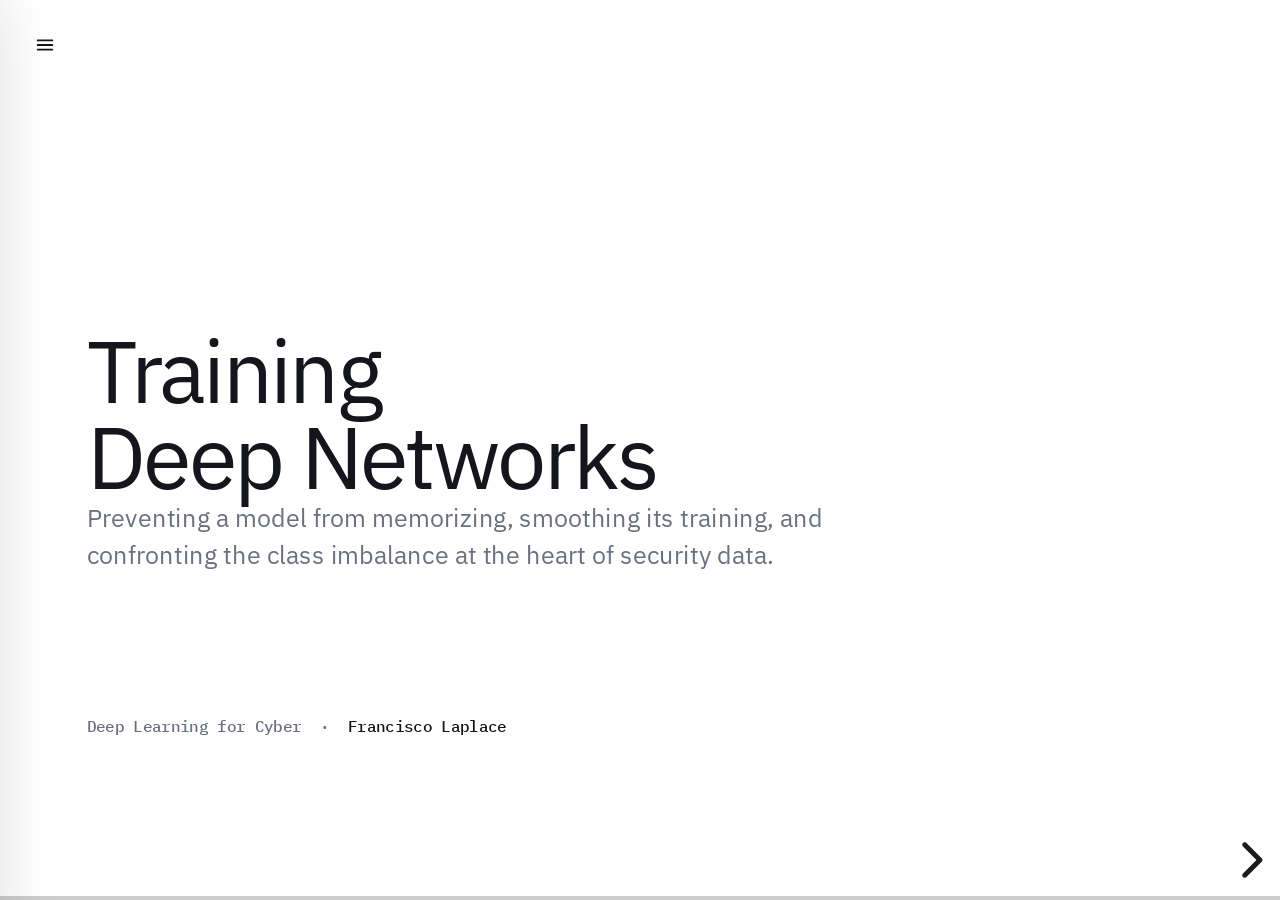
<file: docs/training-deep-networks/index.html>
<!DOCTYPE html>
<html lang="en">
<head>
<meta charset="utf-8">
<meta name="viewport" content="width=device-width, initial-scale=1">
<title>Training Deep Networks — Deep Learning for Cyber</title>
<link rel="preload" as="font" type="font/woff2" crossorigin href="../assets/fonts/ibm-plex-sans-400.woff2">
<link rel="preload" as="font" type="font/woff2" crossorigin href="../assets/fonts/ibm-plex-sans-600.woff2">
<link rel="stylesheet" href="../assets/reveal/reset.css">
<link rel="stylesheet" href="../assets/reveal/reveal.css">
<link rel="stylesheet" href="../assets/fonts/fonts.css">
<link rel="stylesheet" href="../assets/theme/applied-ml.css">
<link rel="stylesheet" href="../assets/katex/katex.min.css">
<style>
  /* Reader-text normalization: one body size across slides. */
  .reveal .col-text { font-size: 32px; }
  /* Subtitles wrap greedily so every line fills to the same right margin (uniform across slides). */
  .reveal .sub { text-wrap: wrap; }
  /* Running-prose "where" clause under a display formula (math-typography convention). */
  .reveal .eqprose { font: 400 25px/1.55 var(--sans); color: var(--body); max-width: 1040px; margin: 16px auto 0; text-align: left; }
  /* Prevent single-word orphan lines in wrapping prose. */
  .reveal .cover-sub, .reveal .divider-sub, .reveal .lead,
  .reveal .col-text, .reveal .card-note, .reveal .card p, .reveal .note,
  .reveal .step-note, .reveal .ip-text, .reveal .code-annot p { text-wrap: pretty; }
  /* Class-imbalance dot grid (slide 12): 100 emails, one is phishing. */
  .reveal .imbal { display: grid; grid-template-columns: repeat(10, 1fr); gap: 13px; width: 380px; }
  .reveal .imbal span { width: 28px; height: 28px; border-radius: 50%; background: #dfe3f7; border: 1px solid #cdd3f0; }
  .reveal .imbal span.bad { background: var(--red); border-color: var(--red); animation: imbalpulse 1.7s ease-in-out infinite; }
  @keyframes imbalpulse { 0%, 100% { box-shadow: 0 0 0 0 rgba(192,57,43,.5); } 50% { box-shadow: 0 0 0 9px rgba(192,57,43,0); } }
</style>
</head>
<body>
<div class="reveal">
<div class="slides">

  <!-- 01 · COVER -->
  <section class="cover" data-background-color="#ffffff">
    <div>
      <h1 class="cover-title">Training<br>Deep Networks</h1>
      <p class="cover-sub">Preventing a model from memorizing, smoothing its training, and confronting the class imbalance at the heart of security data.</p>
    </div>
    <div class="deck-footer">Deep Learning for Cyber&nbsp;&nbsp;·&nbsp;&nbsp;<a class="name" href="https://laplacef.me" target="_blank" rel="noopener noreferrer">Francisco Laplace</a></div>
  </section>

  <!-- 02 · AGENDA -->
  <section data-background-color="#ffffff">
    <h2 class="slide-title">What this session covers</h2>
    <div class="body center">
      <ol class="agenda">
        <li>When a model memorizes instead of generalizing</li>
        <li>Regularization with dropout, weight decay, and early stopping</li>
        <li>Smoother training through scaling, normalization, and optimizers</li>
        <li>The security problem of class imbalance and the threshold</li>
      </ol>
      <p class="note" style="margin-top:36px;">A network that trains is the easy part. A network that can be trusted on real, rare, adversarial mail is the actual work.</p>
    </div>
  </section>

  <!-- 03 · THE PROBLEM -->
  <section data-background-color="#ffffff">
    <h2 class="slide-title">It trained, and still does not work</h2>
    <div class="body center">
      <div class="cols gap-lg" style="align-items:center;">
        <p class="col col-text" style="font-size:32px;">Suppose we build the network, run training, and watch accuracy climb to <strong>99%</strong>.<br><br>Yet it misses nearly every real phishing email. The loss fell, but the model learned the wrong lesson. This session concerns the gap between <strong>a model that trains</strong> and <strong>a model that works</strong>.</p>
        <div class="col" style="display:flex; flex-direction:column; gap:20px;">
          <div class="card tint-red"><div style="font:600 32px var(--sans); color:var(--red);">Memorized the training set</div><p style="font:400 26px/1.45 var(--sans); color:var(--body); margin:10px 0 0;">excels on practice, fails on fresh mail</p></div>
          <div class="card tint-red"><div style="font:600 32px var(--sans); color:var(--red);">Learned to always answer safe</div><p style="font:400 26px/1.45 var(--sans); color:var(--body); margin:10px 0 0;">because phishing is rare, that alone scores 99%</p></div>
        </div>
      </div>
    </div>
  </section>

  <!-- DIVIDER · PART 01 -->
  <section class="divider" data-background-color="#ffffff">
    <div class="eyebrow">Part 01 of 03</div>
    <h2 class="divider-title">Generalization</h2>
    <p class="divider-sub">Preventing the network from memorizing the training emails.</p>
  </section>

  <!-- 04 · OVERFITTING -->
  <section data-background-color="#ffffff">
    <h2 class="slide-title">When a model memorizes</h2>
    <div class="body center">
      <div class="cols gap-lg" style="align-items:center;">
        <div class="col plot-card" style="flex:0 0 600px;">
          <div class="plot-label">training vs validation loss</div>
          <canvas data-plot="curves" data-w="536" data-h="310" style="width:536px; height:310px;"></canvas>
          <div class="plot-legend">
            <span><i style="background:var(--accent);"></i> training</span>
            <span><i style="background:var(--red);"></i> validation</span>
          </div>
        </div>
        <p class="col col-text" style="font-size:32px;">When the training loss keeps falling but the <strong style="color:var(--red);">validation loss flattens above it</strong>, that gap is the network memorizing the exact training emails rather than the pattern.<br><br>The analogue is a student who memorized the answer key: flawless on the practice test, lost on the real exam.</p>
      </div>
      <div class="in-practice"><span class="ip-tag">security</span><p class="ip-text">An overfit filter clings to last month's phishing wording. The moment attackers rephrase, it collapses, so generalization is itself a <strong>security property</strong>.</p></div>
    </div>
  </section>

  <!-- 05 · DROPOUT -->
  <section data-background-color="#ffffff">
    <h2 class="slide-title">Dropout relies on no single feature</h2>
    <p class="sub">During training, a random fraction of the neurons switches off on every pass, so the network cannot lean on any single feature. At test time every neuron returns.</p>
    <div class="body">
      <div class="cols gap-lg" style="align-items:center;">
        <div class="col" style="flex:0 0 740px; height:420px;"><dropout-net></dropout-net></div>
        <div class="col">
<pre class="code">keras.layers.<span class="fn">Dense</span>(<span class="n">16</span>, activation=<span class="s">"relu"</span>),
keras.layers.<span class="fn">Dropout</span>(<span class="n">0.3</span>),   <span class="c"># drop 30% each pass</span>
keras.layers.<span class="fn">Dense</span>(<span class="n">8</span>,  activation=<span class="s">"relu"</span>),</pre>
          <p class="col-text" style="font-size:30px; margin-top:24px;">The analogue is a team that rehearses with random members sitting out. No one becomes irreplaceable, so the group stays robust.</p>
        </div>
      </div>
      <div class="in-practice"><span class="ip-tag">from the paper</span><p class="ip-text">Srivastava et al. (2014)<a class="cite" href="#/references">[1]</a>: "the key idea is to <strong>randomly drop units (along with their connections) from the neural network during training</strong>," which keeps neurons from co-adapting and sharply cuts overfitting.</p></div>
      <p class="note" style="margin-top:22px;">The code throughout this deck uses Keras, scikit-learn, and imbalanced-learn.<a class="cite" href="#/references">[2]</a></p>
    </div>
  </section>

  <!-- 06 · WEIGHT DECAY -->
  <section data-background-color="#ffffff">
    <h2 class="slide-title">Weight decay keeps the weights small</h2>
    <p class="sub">We add a small penalty on large weights to the loss. The network now has two objectives: fit the data and keep its weights modest. A large weight survives only if it genuinely earns its place.</p>
    <div class="body center">
      <div class="bigformula" style="font-size:40px;"><span class="b">total loss</span>&nbsp;=&nbsp;<span style="color:var(--ink);">error on the data</span>&nbsp;+&nbsp;<span class="r">penalty for large weights</span></div>
      <div style="font-size:36px; color:var(--ink); text-align:center; margin-top:26px;">\[ L + \lambda \sum_i w_i^2, \]</div>
      <p class="eqprose" style="text-align:center; max-width:1180px; margin-top:6px;">where \( L \) is the error on the data, \( \sum_i w_i^2 \) the sum of the squared weights, and \( \lambda \) the strength of the penalty; smaller weights give a smoother decision surface, the kind that survives contact with new mail. This is known as <strong>L2 regularization</strong>.</p>
      <div class="in-practice"><span class="ip-tag">from the paper</span><p class="ip-text">Krogh &amp; Hertz (1992)<a class="cite" href="#/references">[3]</a> showed that <strong>a simple weight decay can improve generalization</strong> by suppressing weights that only fit noise. Decades on, it is still standard practice.</p></div>
    </div>
  </section>

  <!-- 07 · EARLY STOPPING -->
  <section data-background-color="#ffffff">
    <h2 class="slide-title">Early stopping halts at the best point</h2>
    <p class="sub">The validation loss is monitored every epoch. The moment it stops improving and begins to climb, training halts and the best weights so far are kept.</p>
    <div class="body center">
      <div class="cols gap-lg" style="align-items:center;">
        <p class="col col-text" style="font-size:32px;">This is the cheapest regularizer available: no extra layers, no penalty term, only a decision not to train past the point where the model begins to memorize.</p>
        <div class="col" style="flex:0 0 600px;">
<pre class="code">stop = keras.callbacks.<span class="fn">EarlyStopping</span>(
    monitor=<span class="s">"val_loss"</span>,
    patience=<span class="n">3</span>,                 <span class="c"># wait 3 epochs</span>
    restore_best_weights=<span class="k">True</span>,
)
model.<span class="fn">fit</span>(..., callbacks=[stop])</pre>
        </div>
      </div>
      <div class="in-practice"><span class="ip-tag">from the paper</span><p class="ip-text">Prechelt (1998)<a class="cite" href="#/references">[4]</a>, "Early Stopping, But When?", makes the case that halting at the validation minimum is a simple, reliable guard against overfitting.</p></div>
    </div>
  </section>

  <!-- DIVIDER · PART 02 -->
  <section class="divider" data-background-color="#ffffff">
    <div class="eyebrow">Part 02 of 03</div>
    <h2 class="divider-title">Smoother training</h2>
    <p class="divider-sub">Scaling, normalization, and optimizers that reach the minimum faster.</p>
  </section>

  <!-- 08 · FEATURE SCALING -->
  <section data-background-color="#ffffff">
    <h2 class="slide-title">Placing features on the same scale</h2>
    <p class="sub">Suppose one feature runs 0 to 2 links and another runs 0 to 500 words. Left unscaled, the large numbers dominate the small ones and training slows.</p>
    <div class="body center">
      <div class="cols gap-lg" style="align-items:center;">
        <p class="col col-text" style="font-size:32px;">The analogue is comparing prices in different currencies. Converting them all to a <strong>common currency first</strong> makes the comparison fair.<br><br>After scaling, every feature carries equal weight, and the network learns more evenly and faster.</p>
        <div class="col" style="flex:0 0 640px;">
<pre class="code"><span class="k">from</span> sklearn.preprocessing <span class="k">import</span> StandardScaler

X = <span class="fn">StandardScaler</span>().<span class="fn">fit_transform</span>(X)</pre>
          <p class="note" style="margin-top:24px;">Standardization subtracts the mean \( \mu \) and divides by the spread \( \sigma \), centering each feature at zero:</p>
          <div style="font-size:36px; color:var(--ink); text-align:center; margin-top:14px;">\[ \hat{x} = \dfrac{x - \mu}{\sigma}. \]</div>
        </div>
      </div>
      <div class="in-practice"><span class="ip-tag">in practice</span><p class="ip-text">The scaler is fit on <strong>training data only</strong>, then applied to validation and test. Fitting on everything leaks information from the exam into the study set.</p></div>
    </div>
  </section>

  <!-- 09 · BATCH NORM -->
  <section data-background-color="#ffffff">
    <h2 class="slide-title">Normalization inside the network</h2>
    <p class="sub">Scaling fixes the inputs once. Deeper in the network, each layer's numbers drift as training alters the layers before it. Normalization layers re-center those numbers during training.</p>
    <div class="body center">
      <div class="cards">
        <div class="card"><div class="card-title" style="margin:0;">Batch normalization</div><div class="card-note">re-centers each layer's outputs across the batch. Trains faster and tolerates larger learning rates.</div></div>
        <div class="card"><div class="card-title" style="margin:0;">Layer normalization</div><div class="card-note">normalizes across each single example rather than the batch. The variant used by transformers and LLMs.</div></div>
      </div>
      <div class="in-practice"><span class="ip-tag">from the paper</span><p class="ip-text">Ioffe &amp; Szegedy (2015)<a class="cite" href="#/references">[5]</a>: they "refer to this phenomenon as <strong>internal covariate shift</strong>, and address the problem by normalizing layer inputs."</p></div>
    </div>
  </section>

  <!-- 10 · OPTIMIZERS -->
  <section data-background-color="#ffffff">
    <h2 class="slide-title">From plain steps to Adam</h2>
    <p class="sub">Gradient descent steps downhill. Three refinements make those steps smarter, and the last is almost always the default choice.</p>
    <div class="body center">
      <div class="flow mid">
        <div class="step-card"><div class="step-eyebrow">SGD</div><div class="step-name">Plain steps</div><div class="step-note">one fixed step size for every weight</div></div>
        <div class="flow-arrow">→</div>
        <div class="step-card"><div class="step-eyebrow">+ momentum</div><div class="step-name">Build speed</div><div class="step-note">recent steps are remembered, rolling past small bumps</div></div>
        <div class="flow-arrow">→</div>
        <div class="step-card dark"><div class="step-eyebrow dim">Adam</div><div class="step-name">Per weight steps</div><div class="step-note">each weight adapts its own step size</div></div>
      </div>
      <div class="in-practice"><span class="ip-tag">from the paper</span><p class="ip-text">Adam (Kingma &amp; Ba, 2015)<a class="cite" href="#/references">[6]</a>: optimization "based on <strong>adaptive estimates of lower-order moments</strong>," the running mean and variance of the gradient. It is the sensible default; tuned SGD is reserved for cases that call for it.</p></div>
    </div>
  </section>

  <!-- 11 · INIT & SCHEDULES -->
  <section data-background-color="#ffffff">
    <h2 class="slide-title">Initialization and learning rate schedules</h2>
    <div class="body center">
      <div class="cols gap-lg">
        <div class="col">
          <div class="col-head">Careful initialization</div>
          <p class="col-text" style="font-size:32px;">Weights begin as random numbers, but the <strong>spread</strong> of those values matters. A poor choice causes signals to vanish or explode as they pass through layers. Good schemes set the spread from each layer's size so the signal stays healthy all the way through.</p>
        </div>
        <div class="col-rule"></div>
        <div class="col">
          <div class="col-head accent">Learning rate schedules</div>
          <p class="col-text" style="font-size:32px;">Large steps early cover ground, then the <strong>step size shrinks</strong> near the minimum so the model settles rather than oscillates. A warmup followed by decay is the common shape.</p>
        </div>
      </div>
      <div class="in-practice"><span class="ip-tag">from the paper</span><p class="ip-text">Glorot &amp; Bengio (2010)<a class="cite" href="#/references">[7]</a> and He et al. (2015)<a class="cite" href="#/references">[8]</a> derived the initialization spreads, He's tuned for ReLU, that make very deep networks trainable at all.</p></div>
    </div>
  </section>

  <!-- DIVIDER · PART 03 -->
  <section class="divider" data-background-color="#ffffff">
    <div class="eyebrow">Part 03 of 03</div>
    <h2 class="divider-title">Imbalanced security data</h2>
    <p class="divider-sub">When the target class is rare, and the costs of the two errors are uneven.</p>
  </section>

  <!-- 12 · WHY ACCURACY LIES -->
  <section data-background-color="#ffffff">
    <h2 class="slide-title">Why accuracy misleads</h2>
    <p class="sub">Suppose phishing is 1 email in 100. A model that marks <em>every</em> email safe is then 99% accurate and catches nothing. This is the defining shape of security data.</p>
    <div class="body center">
      <div class="cols gap-lg" style="align-items:center;">
        <div class="col" style="flex:0 0 420px;">
          <div class="imbal"><span></span><span></span><span></span><span></span><span></span><span></span><span></span><span></span><span></span><span></span><span></span><span></span><span></span><span></span><span></span><span></span><span></span><span></span><span></span><span></span><span></span><span></span><span></span><span></span><span></span><span></span><span></span><span></span><span></span><span></span><span></span><span></span><span></span><span></span><span></span><span></span><span></span><span></span><span></span><span></span><span></span><span></span><span></span><span></span><span class="bad"></span><span></span><span></span><span></span><span></span><span></span><span></span><span></span><span></span><span></span><span></span><span></span><span></span><span></span><span></span><span></span><span></span><span></span><span></span><span></span><span></span><span></span><span></span><span></span><span></span><span></span><span></span><span></span><span></span><span></span><span></span><span></span><span></span><span></span><span></span><span></span><span></span><span></span><span></span><span></span><span></span><span></span><span></span><span></span><span></span><span></span><span></span><span></span><span></span><span></span><span></span><span></span><span></span><span></span><span></span><span></span></div>
          <p class="note" style="margin-top:24px;">100 emails, one is phishing. A filter that flags none is still 99% accurate.</p>
        </div>
        <div class="col" style="display:flex; flex-direction:column; gap:20px;">
          <div class="card tint-red"><div style="font:600 34px var(--sans); color:var(--red);">False negative</div><p style="font:400 27px/1.45 var(--sans); color:var(--body); margin:10px 0 0;">phishing reaches the inbox, and the user clicks the link</p></div>
          <div class="card tint-blue"><div style="font:600 34px var(--sans); color:var(--accent);">False positive</div><p style="font:400 27px/1.45 var(--sans); color:var(--body); margin:10px 0 0;">legitimate mail is quarantined and a real invoice is lost</p></div>
          <p class="lead" style="font-size:30px; margin:6px 0 0;">The relevant measures are <strong>recall</strong> and <strong>precision</strong>, never raw accuracy.</p>
          <div style="font-size:28px; color:var(--ink); text-align:center; margin-top:10px;">\[ \text{recall} = \dfrac{\text{caught}}{\text{all phishing}}, \qquad \text{precision} = \dfrac{\text{genuine}}{\text{all flagged}}. \]</div>
        </div>
      </div>
    </div>
  </section>

  <!-- 13 · FIXING IMBALANCE -->
  <section data-background-color="#ffffff">
    <h2 class="slide-title">Directing a model toward the rare class</h2>
    <p class="sub">Three training-time levers shift the network's attention toward the rare phishing examples that raw accuracy lets it ignore.</p>
    <div class="body center">
      <div class="cards">
        <div class="card"><div class="card-title" style="margin:0;">Class weights</div><div class="card-note">make each phishing error count for more in the loss. One line: <span class="code-inline">class_weight={0:1, 1:20}</span>.</div></div>
        <div class="card"><div class="card-title" style="margin:0;">Resampling</div><div class="card-note">present more phishing (oversample) or less safe mail (undersample) so batches are less skewed.</div></div>
        <div class="card"><div class="card-title" style="margin:0;">Focal loss</div><div class="card-note">automatically concentrates training on the hard, rare cases the model repeatedly misclassifies.</div></div>
      </div>
      <div class="code-row" style="margin-top:30px;">
<pre class="code" style="flex:1.3; font-size:25px;">model.<span class="fn">fit</span>(X_train, y_train,
          class_weight={<span class="n">0</span>: <span class="n">1</span>, <span class="n">1</span>: <span class="n">20</span>})   <span class="c"># each phishing error counts 20x</span></pre>
        <div class="code-annot">
          <div><div class="step-eyebrow">class_weight</div><p>the one-line lever: the loss treats every missed phishing email as twenty ordinary errors.</p></div>
        </div>
      </div>
      <div class="in-practice"><span class="ip-tag">from the paper</span><p class="ip-text">SMOTE (Chawla et al., 2002)<a class="cite" href="#/references">[9]</a> over-samples "by creating <strong>synthetic minority class examples</strong>" between near neighbors; focal loss (Lin et al., 2017)<a class="cite" href="#/references">[10]</a> reshapes cross-entropy so it "<strong>down-weights the loss assigned to well-classified examples</strong>."</p></div>
    </div>
  </section>

  <!-- 14 · DISCUSSION · SET THE CUTOFF -->
  <section data-background-color="#ffffff">
    <h2 class="slide-title">Think it through</h2>
    <div class="body center">
      <p class="q-topic">Set the cutoff</p>
      <p class="col-text" style="font-size:34px; max-width:1520px;">A trained filter scores each email from 0 to 1, and a cutoff turns that score into a decision. Suppose the same model runs in two places: a bank's fraud desk, and a sales team's inbox where a quarantined customer email means lost revenue. For each, which error hurts more, and which way should the cutoff move?</p>
      <div style="display:flex; flex-wrap:wrap; gap:18px; margin-top:38px;">
        <span class="chip" style="border-radius:999px;">what does a missed attack cost?</span>
        <span class="chip" style="border-radius:999px;">what does a false alarm cost?</span>
        <span class="chip" style="border-radius:999px;">raise the cutoff, or lower it?</span>
      </div>
      <p class="lead" style="font-size:30px; color:var(--ink); margin-top:44px;"><strong>Weigh the costs.</strong> A cutoff is chosen by whoever bears the costs, and the two deployments answer differently. Neither answer is 0.5. The next slide sweeps the dial and shades both errors.</p>
    </div>
  </section>

  <!-- 15 · THE THRESHOLD -->
  <section data-background-color="#ffffff">
    <h2 class="slide-title">The cutoff is a security decision</h2>
    <p class="sub">The model outputs a 0 to 1 score. The default 0.5 cutoff is a dial: lowering it catches more attacks at the cost of more false alarms, while raising it does the reverse.</p>
    <div class="body">
      <div style="height:360px; margin-top:16px;"><threshold-sweep></threshold-sweep></div>
      <p class="note" style="margin-top:14px;">For a bank's fraud filter a missed attack is catastrophic, so the cutoff is lowered and the false alarms are accepted. The right setting is a business and risk judgment rather than a default.</p>
      <div class="in-practice sec"><span class="ip-tag">security</span><p class="ip-text">The threshold is chosen against the <strong>cost</strong> of each error rather than for maximum accuracy. It is revisited as attack rates shift; a fixed cutoff silently degrades as the base rate moves.</p></div>
    </div>
  </section>

  <!-- 16 · GLOSSARY -->
  <section data-background-color="#ffffff">
    <h2 class="slide-title">Key terms</h2>
    <div class="body center">
      <div class="cols gap-lg">
        <div class="col" style="display:flex; flex-direction:column; gap:24px;">
          <div><div style="font:600 30px var(--sans); color:var(--accent);">Overfitting</div><p class="col-text" style="font-size:27px; margin-top:6px;">memorizing the training data instead of the pattern.</p></div>
          <div><div style="font:600 30px var(--sans); color:var(--accent);">Dropout</div><p class="col-text" style="font-size:27px; margin-top:6px;">switching off neurons at random during training for robustness.</p></div>
          <div><div style="font:600 30px var(--sans); color:var(--accent);">Weight decay</div><p class="col-text" style="font-size:27px; margin-top:6px;">a penalty that keeps weights small and the model simple.</p></div>
          <div><div style="font:600 30px var(--sans); color:var(--accent);">Batch / layer norm</div><p class="col-text" style="font-size:27px; margin-top:6px;">re-centering a layer's numbers to keep training stable.</p></div>
        </div>
        <div class="col-rule"></div>
        <div class="col" style="display:flex; flex-direction:column; gap:24px;">
          <div><div style="font:600 30px var(--sans); color:var(--accent);">Class imbalance</div><p class="col-text" style="font-size:27px; margin-top:6px;">when one label (phishing) is far rarer than the other.</p></div>
          <div><div style="font:600 30px var(--sans); color:var(--accent);">Class weights</div><p class="col-text" style="font-size:27px; margin-top:6px;">making the rare class count for more in the loss.</p></div>
          <div><div style="font:600 30px var(--sans); color:var(--accent);">Focal loss</div><p class="col-text" style="font-size:27px; margin-top:6px;">a loss that concentrates training on the hard, rare cases.</p></div>
          <div><div style="font:600 30px var(--sans); color:var(--accent);">Threshold</div><p class="col-text" style="font-size:27px; margin-top:6px;">the score cutoff for labeling phishing, a cost decision.</p></div>
        </div>
      </div>
    </div>
  </section>


  <!-- 18 · REFERENCES -->
  <section id="references" data-background-color="#ffffff">
    <h2 class="slide-title">References</h2>
    <div class="body center">
      <div class="refs">
        <div class="ref-col">
          <div class="ref-group">
            <div class="ref"><span class="ref-n">[1]</span>Srivastava et al. (2014). Dropout: a simple way to prevent neural networks from overfitting. <span class="src"><a href="https://jmlr.org/papers/v15/srivastava14a.html" target="_blank" rel="noopener noreferrer">JMLR 15.</a></span></div>
            <div class="ref"><span class="ref-n">[2]</span>TensorFlow / Keras; scikit-learn, imbalanced-learn <span class="src">(<a href="https://jmlr.org/papers/v12/pedregosa11a.html" target="_blank" rel="noopener noreferrer">Pedregosa et al., 2011, JMLR</a>).</span></div>
            <div class="ref"><span class="ref-n">[3]</span>Krogh &amp; Hertz (1992). A simple weight decay can improve generalization. <span class="src"><a href="https://papers.nips.cc/paper/563-a-simple-weight-decay-can-improve-generalization" target="_blank" rel="noopener noreferrer">NeurIPS.</a></span></div>
            <div class="ref"><span class="ref-n">[4]</span>Prechelt (1998). Early stopping, but when? <span class="src"><a href="https://doi.org/10.1007/3-540-49430-8_3" target="_blank" rel="noopener noreferrer">Neural Networks: Tricks of the Trade.</a></span></div>
            <div class="ref"><span class="ref-n">[5]</span>Ioffe &amp; Szegedy (2015). Batch normalization. <span class="src"><a href="https://proceedings.mlr.press/v37/ioffe15.html" target="_blank" rel="noopener noreferrer">ICML.</a></span></div>
            <div class="ref"><span class="ref-n">[6]</span>Kingma &amp; Ba (2015). Adam: a method for stochastic optimization. <span class="src"><a href="https://doi.org/10.48550/arXiv.1412.6980" target="_blank" rel="noopener noreferrer">ICLR.</a></span></div>
          </div>
        </div>
        <div class="ref-col">
          <div class="ref-group">
            <div class="ref"><span class="ref-n">[7]</span>Glorot &amp; Bengio (2010). Understanding the difficulty of training deep feedforward networks. <span class="src"><a href="https://proceedings.mlr.press/v9/glorot10a.html" target="_blank" rel="noopener noreferrer">AISTATS.</a></span></div>
            <div class="ref"><span class="ref-n">[8]</span>He, Zhang, Ren &amp; Sun (2015). Delving deep into rectifiers. <span class="src"><a href="https://doi.org/10.1109/ICCV.2015.123" target="_blank" rel="noopener noreferrer">ICCV.</a></span></div>
            <div class="ref"><span class="ref-n">[9]</span>Chawla et al. (2002). SMOTE: synthetic minority over-sampling technique. <span class="src"><a href="https://doi.org/10.1613/jair.953" target="_blank" rel="noopener noreferrer">JAIR 16.</a></span></div>
            <div class="ref"><span class="ref-n">[10]</span>Lin, Goyal, Girshick, He &amp; Dollár (2017). Focal loss for dense object detection. <span class="src"><a href="https://doi.org/10.1109/ICCV.2017.324" target="_blank" rel="noopener noreferrer">ICCV.</a></span></div>
          </div>
        </div>
      </div>
      <div class="in-practice" style="margin-top:40px;"><span class="ip-tag">thank you</span><p class="ip-text">These decks are shared freely under <strong>Creative Commons BY-NC-SA 4.0</strong>: keep the credit to Francisco Laplace, keep them non-commercial, and share any adaptations alike. Latest versions at <a href="https://laplacef.github.io/deep-learning-for-cyber/" target="_blank" rel="noopener noreferrer">laplacef.github.io/deep-learning-for-cyber</a>.</p></div>
    </div>
  </section>

</div>
</div>

<script src="../assets/reveal/reveal.js"></script>
<script src="../assets/version.js"></script>
<script src="../assets/deck-chrome.js"></script>
<script src="../assets/visuals/plots.js"></script>
<script src="../assets/visuals/dropout-net.js"></script>
<script src="../assets/visuals/threshold-sweep.js"></script>
<script src="../assets/katex/katex.min.js"></script>
<script src="../assets/katex/auto-render.min.js"></script>
<script>
  // Typeset LaTeX in \( \) (inline) and \[ \] (display) across all slides.
  renderMathInElement(document.body, {
    delimiters: [
      { left: '\\[', right: '\\]', display: true },
      { left: '\\(', right: '\\)', display: false },
    ],
    throwOnError: false,
  });
  Reveal.initialize({
    width: 1920,
    height: 1080,
    margin: 0,
    center: false,
    hash: true,
    history: true,
    transition: 'fade',
    plugins: [],
  });
  Reveal.on('slidechanged', (e) => {
    if (window.__drawPlots) window.__drawPlots();
    e.currentSlide.querySelectorAll('dropout-net, threshold-sweep').forEach((v) => {
      const btn = v.shadowRoot && v.shadowRoot.querySelector('#replay');
      if (btn) btn.click();
    });
  });
</script>
</body>
</html>
</file>
<file: docs/assets/fonts/fonts.css>
/* Self-hosted IBM Plex (latin), woff2. Weights match the deck design system:
   Sans 400/500/600/700, Mono 400/500/600. No external font requests. */

@font-face { font-family:'IBM Plex Sans'; font-style:normal; font-weight:400; font-display:swap; src:url('ibm-plex-sans-400.woff2') format('woff2'); }
@font-face { font-family:'IBM Plex Sans'; font-style:normal; font-weight:500; font-display:swap; src:url('ibm-plex-sans-500.woff2') format('woff2'); }
@font-face { font-family:'IBM Plex Sans'; font-style:normal; font-weight:600; font-display:swap; src:url('ibm-plex-sans-600.woff2') format('woff2'); }
@font-face { font-family:'IBM Plex Sans'; font-style:normal; font-weight:700; font-display:swap; src:url('ibm-plex-sans-700.woff2') format('woff2'); }

@font-face { font-family:'IBM Plex Mono'; font-style:normal; font-weight:400; font-display:swap; src:url('ibm-plex-mono-400.woff2') format('woff2'); }
@font-face { font-family:'IBM Plex Mono'; font-style:normal; font-weight:500; font-display:swap; src:url('ibm-plex-mono-500.woff2') format('woff2'); }
@font-face { font-family:'IBM Plex Mono'; font-style:normal; font-weight:600; font-display:swap; src:url('ibm-plex-mono-600.woff2') format('woff2'); }
</file>
<file: docs/assets/theme/applied-ml.css>
/* Lecture-deck theme for reveal.js (shared design system).
   Encodes the course design system as tokens + reusable slide patterns,
   so slide markup stays semantic and free of inline styling.

   Layout model: every content slide anchors its title at the same top-left
   position (the header zone). Content lives in `.body` below and is free to
   fill or center within the remaining space. */

:root {
  --sans: 'IBM Plex Sans', system-ui, sans-serif;
  --mono: 'IBM Plex Mono', ui-monospace, monospace;

  --ink:    #15161d;   /* headings, strong text          */
  --body:   #33353f;   /* body copy                       */
  --muted:  #6b6f80;   /* secondary text                  */
  --muted2: #9da0b0;   /* tertiary text                   */
  --accent: #3b56d8;   /* blue accent                     */
  --red:    #c0392b;   /* warning / functional red        */

  --bg:       #ffffff;
  --bg-alt:   #f6f6f4; /* off-white alternating background */
  --line:     #dededf; /* hairline divider                */
  --line-2:   #e3e3e8;
  --line-3:   #cfd0d6;
  --tint-blue:#eef1fc;
  --tint-red: #fbeceb;

  --pad-y: 110px;      /* top/bottom slide padding -> title Y anchor */
  --pad-x: 130px;      /* left/right slide padding  -> title X anchor */
  --title-gap: 56px;   /* space from header zone down to content     */

  /* Role-based type scale. Content slides share these three sizes for
     title / subtitle / content. Dividers and the cover are distinct slide
     types with their own (internally consistent) title/sub sizes below. */
  --title:    64px;
  --subtitle: 34px;
  --content:  36px;
}

/* ---- stage: fixed 1920x1080 canvas, dark letterbox gutter ---- */
html, body { margin: 0; padding: 0; }
.reveal-viewport { background: var(--ink); }
.reveal { font-family: var(--sans); color: var(--ink); -webkit-font-smoothing: antialiased; }

.reveal .slides { text-align: left; }
.reveal .slides > section {
  box-sizing: border-box;
  width: 1920px;
  height: 1080px;
  padding: var(--pad-y) var(--pad-x);
  flex-direction: column;
  justify-content: flex-start;   /* titles anchored to the top */
}
/* Critical: reveal sets `.present { display:block }` at higher specificity.
   Match it so the slide is a flex column. */
.reveal .slides > section.present { display: flex !important; }

/* ---- the header zone: title (+ optional sub) sit at a fixed top-left ---- */
.slide-title { font: 600 var(--title)/1.05 var(--sans); letter-spacing: -1.5px; color: var(--ink); margin: 0; max-width: 1600px; }
.sub  { font: 400 var(--subtitle)/1.5 var(--sans); color: var(--muted); margin: 22px 0 0; max-width: 1320px; }

/* ---- the content region: free to fill or center below the header ---- */
.body { flex: 1; min-height: 0; display: flex; flex-direction: column; margin-top: var(--title-gap); }
.body.center { justify-content: center; }   /* vertically center sparse content */
.body.gap-lg { gap: 52px; }

/* ---- typography helpers ---- */
.reveal h1, .reveal h2, .reveal h3, .reveal p { margin: 0; font-weight: inherit; }
.reveal strong, .reveal .ink { color: var(--ink); font-weight: 600; }
.lead { font: 400 var(--content)/1.55 var(--sans); color: var(--body); max-width: 1400px; }
.eyebrow { font: 500 28px/1 var(--mono); color: var(--accent); }
/* topic heading inside an activity ("Think it through") slide body, below the slide title */
.reveal .q-topic { font: 600 40px var(--sans); color: var(--accent); margin: 0 0 24px; }
.code-inline { font-family: var(--mono); font-size: 27px; color: var(--ink); }

/* ---- friendly annotated formula: plain words on top, shorthand below ---- */
.formula-intro { font: 400 var(--subtitle)/1.4 var(--sans); color: var(--muted); margin-top: 52px; }
.formula { display: flex; align-items: flex-start; flex-wrap: wrap; gap: 16px 24px; margin-top: 30px; }
.ftok { display: flex; flex-direction: column; align-items: center; gap: 12px; }
.ftok .fword { font: 500 32px var(--sans); color: var(--ink); white-space: nowrap; }
.ftok .fsym  { font: 500 24px var(--mono); color: var(--muted); white-space: nowrap; }
.ftok.key .fword { color: var(--accent); }

/* ---- activation function rule: the equation that draws the curve ---- */
.fn-eq { background: #fff; border: 1px solid var(--line-2); border-radius: 14px; padding: 20px 28px; }
.fn-eq .eq { font: 500 32px/1 var(--mono); color: var(--ink); }
.fn-eq .eq b { color: var(--accent); font-weight: 600; }
.fn-eq .eq sup { font-size: 0.56em; vertical-align: 0.62em; }
.fn-eq .eq sub { font-size: 0.62em; }
.fn-eq .read { display: block; margin-top: 12px; font: 400 25px/1.4 var(--sans); color: var(--muted); }

/* big formula sitting directly under its curve */
.eq-big { font: 500 40px/1.1 var(--mono); color: var(--ink); }
.eq-big b { color: var(--accent); font-weight: 600; }
.eq-big sup { font-size: 0.56em; vertical-align: 0.6em; }
.eq-cap { margin-top: 10px; font: 400 24px/1.4 var(--sans); color: var(--muted); }

/* ---- cover (special: centered title block, footer pinned bottom-left) ---- */
.reveal .slides > section.cover { justify-content: center; }
.cover-title { font: 600 132px/0.98 var(--sans); letter-spacing: -4px; color: var(--ink); margin: 0; }
.cover-sub   { font: 400 38px/1.45 var(--sans); color: var(--muted); margin: 40px 0 0; max-width: 1150px; }
.deck-footer { font: 500 24px var(--mono); color: var(--muted); }
.cover .deck-footer { position: absolute; left: var(--pad-x); bottom: var(--pad-y); margin: 0; }
.deck-footer .name { color: var(--ink); }
.deck-footer a.name { text-decoration: none; }
.deck-footer a.name:hover { color: var(--accent); }

/* ---- agenda (auto-numbered) ---- */
.agenda { list-style: none; margin: 0; padding: 0; counter-reset: ag; width: 100%; }
.agenda li {
  counter-increment: ag;
  position: relative;
  padding: 34px 0 34px 108px; border-top: 1px solid var(--line);
  font: 600 40px/1.25 var(--sans); color: var(--ink);
}
.agenda li:last-child { border-bottom: 1px solid var(--line); }
.agenda li::before {
  content: counter(ag, decimal-leading-zero);
  position: absolute; left: 0; top: 38px;
  font: 500 30px var(--mono); color: var(--accent); width: 64px;
}

/* ---- section divider (chapter marker: deliberately distinct, centered) ---- */
.reveal .slides > section.divider { justify-content: center; }
.divider .eyebrow { margin-bottom: 32px; }
.divider-title { font: 600 92px/1.04 var(--sans); letter-spacing: -2px; color: var(--ink); margin: 0; }
.divider-sub   { font: 400 34px/1.5 var(--sans); color: var(--muted); margin: 32px 0 0; max-width: 1300px; }

/* ---- columns ---- */
.cols { display: flex; gap: 72px; width: 100%; }
.cols.gap-lg { gap: 96px; }
.cols.top { align-items: flex-start; }
.col { flex: 1; }
.col-rule { width: 1px; background: var(--line); align-self: stretch; }
.col-head { font: 600 30px var(--sans); color: var(--muted); margin-bottom: 26px; }
.col-head.accent { color: var(--accent); }
.col-text { font: 400 var(--content)/1.55 var(--sans); color: var(--body); }

/* ---- cards ---- */
.cards { display: flex; gap: 32px; width: 100%; }
.card { flex: 1; background: var(--bg-alt); border-radius: 14px; padding: 48px; }
.card.tint-blue { background: var(--tint-blue); }
.card.tint-red  { background: var(--tint-red); }
.card-eyebrow { font: 500 26px var(--mono); color: var(--accent); }
.card-title { font: 600 32px var(--sans); color: var(--ink); margin: 12px 0 8px; }
.card-note  { font: 400 25px/1.45 var(--sans); color: var(--muted); }
.card p     { font: 400 var(--content)/1.5 var(--sans); color: var(--body); margin-top: 22px; }
.card-big   { font: 600 52px var(--sans); color: var(--ink); }
.card-big.accent { color: var(--accent); }
.card-big.muted  { color: var(--muted); }
.card-big.red    { color: var(--red); }

/* ---- surface panel ---- */
.surface { background: var(--bg-alt); border-radius: 14px; padding: 52px; }
.surface-label { font: 500 25px var(--mono); color: var(--muted); margin-bottom: 32px; }

/* ---- chips / pills / dark callout ---- */
.chip {
  display: inline-block; background: var(--bg-alt); border: 1px solid var(--line-2);
  border-radius: 12px; padding: 22px 30px; font: 500 30px var(--sans); color: var(--ink);
}
/* A chip's off-white fill contrasts on a white slide, but blends inside an
   off-white container. Flip it to white so the inner token stays distinct. */
.surface .chip, .card .chip, .panel .chip { background: #fff; }

/* ---- text-embedding helpers (tokens, vector chips/rows) ---- */
.tok   { background: var(--tint-blue); border: 1px solid #d6ddf7; border-radius: 999px;
         padding: 12px 26px; font: 500 28px var(--mono); color: var(--accent); }
.vchip { background: var(--bg-alt); border-radius: 9px; padding: 14px 20px;
         font: 500 28px var(--mono); color: var(--muted); }
.vchip.red { background: var(--tint-red); color: var(--ink); }
.vrow  { border-radius: 9px; padding: 12px 22px; font: 500 26px var(--mono); color: var(--ink); white-space: pre; }
.vrow.red  { background: var(--tint-red); }
.vrow.blue { background: var(--tint-blue); }
.chip-stack { display: flex; flex-direction: column; gap: 20px; }
.dark-card { background: var(--ink); color: #fff; border-radius: 14px; padding: 34px 44px; }
.dark-card .label { font: 500 26px var(--mono); color: var(--muted2); margin-bottom: 10px; }
.dark-card .big   { font: 600 44px var(--sans); }
.arrow { font: 400 52px var(--sans); color: var(--line-3); }

/* ---- code block (dark) + plain-English annotations ---- */
.code-row { display: flex; gap: 56px; align-items: flex-start; width: 100%; }
pre.code {
  margin: 0; background: var(--ink); border-radius: 14px; padding: 44px 48px;
  font: 500 25px/1.7 var(--mono); color: #e8e8ec; overflow: visible;
}
pre.code .k  { color: #7f86b3; } /* keyword  */
pre.code .fn { color: #8ab4ff; } /* function */
pre.code .c  { color: #7a8694; } /* comment  */
pre.code .s  { color: #9ed6a8; } /* string   */
pre.code .n  { color: #f0a26b; } /* number   */
.code-annot { flex: 1; display: flex; flex-direction: column; gap: 26px; }
.code-annot p { font: 400 28px/1.5 var(--sans); color: var(--muted); }

/* ---- canvas-visual stage ---- */
.stage { flex: 1; min-height: 0; display: flex; }
.stage > * { display: block; width: 100%; height: 100%; }

/* ---- chip rows (discussion pills / signal tags) ---- */
.chips { display: flex; flex-wrap: wrap; gap: 18px; }

/* ---- horizontal flow of cards joined by arrows ---- */
.flow { display: flex; align-items: stretch; gap: 18px; width: 100%; }
.flow.mid { align-items: center; }
.flow-arrow { display: flex; align-items: center; font-size: 36px; color: var(--line-3); flex: 0 0 auto; }
.step-card { flex: 1; background: var(--bg-alt); border: 1px solid var(--line-2); border-radius: 12px; padding: 36px; }
.step-card.surface { background: var(--bg-alt); border: 0; }
.step-card.dark { background: var(--ink); border: 0; }
.step-eyebrow { font: 500 25px var(--mono); color: var(--accent); }
.step-eyebrow.muted { color: var(--muted); }
.step-eyebrow.dim { color: var(--muted2); }
.step-name { font: 600 30px var(--sans); color: var(--ink); margin: 12px 0 8px; }
.step-card.dark .step-name { color: #fff; }
.step-note { font: 400 25px/1.4 var(--sans); color: var(--muted); }
.step-card.dark .step-note { color: #c8cad4; }

/* ---- stat (big number) cards ---- */
.stat { flex: 1; background: var(--bg-alt); border-radius: 14px; padding: 44px; text-align: center; }
.stat.dark { background: var(--ink); }
.stat-num { font: 600 72px var(--mono); color: var(--ink); }
.stat-num.accent { color: var(--accent); }
.stat.dark .stat-num { color: #fff; }
.stat-label { font: 500 28px var(--sans); color: var(--ink); margin-top: 10px; }
.stat.dark .stat-label { color: #fff; }
.stat-sub { font: 400 24px var(--sans); color: var(--muted); margin-top: 4px; }
.stat.dark .stat-sub { color: var(--muted2); }

/* ---- timeline date heading inside a card ---- */
.card-date { font: 600 40px var(--mono); color: var(--ink); }
.card-date.accent { color: var(--accent); }
.card-date.red { color: var(--red); }

/* ---- mapping table (e.g. brain vs neuron) ---- */
.maptable { display: grid; grid-template-columns: 1fr 1fr; gap: 0 56px; border-top: 1px solid var(--line); width: 100%; }
.maptable .mh { font: 500 26px var(--mono); padding: 22px 0 14px; }
.maptable .mh.left { color: var(--muted2); }
.maptable .mh.right { color: var(--accent); }
.maptable .mc { border-top: 1px solid var(--line); padding: 22px 0; font: 400 28px/1.4 var(--sans); color: var(--body); }
.maptable .mc.r { font-weight: 600; color: var(--ink); }
.maptable .mc.last { border-bottom: 1px solid var(--line); }

/* ---- big mono display formula ---- */
.bigformula { font: 500 56px var(--mono); color: var(--ink); letter-spacing: -1px; }
.bigformula.lg { font-size: 60px; }
.bigformula .b { color: var(--accent); }
.bigformula .r { color: var(--red); }
.annots { display: flex; gap: 56px; width: 100%; }
.annot-head { font: 600 30px var(--mono); color: var(--accent); }
.annot-head.red { color: var(--red); }
.annot-head.ink { color: var(--ink); }
.annots .col p, .annots .col { font: 400 28px/1.45 var(--sans); color: var(--body); }
.annots .annot-head + p { margin-top: 12px; }

/* ---- cycle of circular nodes ---- */
.cyclerow { display: flex; align-items: center; justify-content: center; gap: 26px; width: 100%; }
.cnode { text-align: center; }
.cnode .disc { width: 124px; height: 124px; border-radius: 50%; display: flex; align-items: center; justify-content: center; font: 600 26px var(--mono); margin: 0 auto; }
.cnode .disc.blue { background: var(--tint-blue); color: var(--accent); }
.cnode .disc.red  { background: var(--tint-red);  color: var(--red); }
.cnode .disc.ink  { background: var(--ink); color: #fff; }
.cnode .lab { font: 600 28px var(--sans); color: var(--ink); margin-top: 18px; }
.cnode .sub2 { font: 400 24px var(--sans); color: var(--muted); }
.cycle-arrow { font-size: 40px; color: var(--line-3); flex: 0 0 auto; }

/* ---- flexible side panel ---- */
.panel { border-radius: 14px; padding: 44px; }
.panel.surface { background: var(--bg-alt); }
.panel.dark { background: var(--ink); color: #fff; }
.panel.tint-blue { background: var(--tint-blue); }
.panel-label { font: 500 24px var(--mono); color: var(--muted); margin-bottom: 22px; }
.panel.dark .panel-label { color: var(--muted2); }
.panel p { font: 400 28px/1.55 var(--sans); color: var(--body); }
.panel.dark p { color: #c8cad4; }
.panel .dim { color: var(--muted2); }

/* ---- outcome row (e.g. confident + right -> low loss) ---- */
.outcome { background: var(--bg-alt); border-radius: 12px; padding: 28px 34px; }
.outcome b { font: 600 30px var(--sans); }
.outcome .g { color: #1f7a4d; }
.outcome .r { color: var(--red); }
.outcome span { font: 400 27px var(--sans); color: var(--muted); }

/* ---- canvas plot holder ---- */
.plot-card { background: var(--bg-alt); border-radius: 14px; padding: 34px; display: flex; flex-direction: column; }
.plot-label { font: 500 24px var(--mono); color: var(--muted); margin-bottom: 12px; }
.plot-legend { display: flex; gap: 32px; margin-top: 14px; }
.plot-legend span { display: inline-flex; align-items: center; gap: 10px; font: 500 24px var(--sans); color: var(--muted); }
.plot-legend i { width: 24px; height: 4px; display: inline-block; }

/* ---- inline pill link (e.g. a url) ---- */
.pill-link { display: inline-flex; align-self: flex-start; align-items: center; gap: 16px; background: var(--tint-blue); border-radius: 999px; padding: 18px 34px; font: 500 30px var(--mono); color: var(--accent); }

/* ---- muted footnote + source citation ---- */
.note { font: 400 28px/1.5 var(--sans); color: var(--muted); }
.source { font: 400 24px/1.55 var(--mono); color: var(--muted2); }

/* ---- "in practice" applied callout (build / production / interview / security) ---- */
.in-practice { display: flex; align-items: baseline; gap: 26px; margin-top: 44px;
               background: var(--tint-blue); border-radius: 12px; padding: 24px 32px; }
.in-practice.sec { background: var(--tint-red); }
.ip-tag { flex: 0 0 auto; font: 600 24px var(--mono); color: var(--accent); letter-spacing: 0.3px; }
.in-practice.sec .ip-tag { color: var(--red); }
.ip-text { font: 400 27px/1.45 var(--sans); color: var(--body); margin: 0; }
.ip-text strong { color: var(--ink); }

/* ---- references / citations (denser look-up material) ---- */
.refs { display: flex; gap: 80px; width: 100%; }
.ref-col { flex: 1; }
.ref-group + .ref-group { margin-top: 30px; }
.ref-h { font: 600 26px var(--mono); color: var(--accent); margin-bottom: 16px; }
.ref { font: 400 24px/1.5 var(--sans); color: var(--body); margin-bottom: 13px; }
.ref .src { color: var(--muted); }
.ref .src a { color: var(--accent); text-decoration: none; }
.ref .src a:hover { text-decoration: underline; }
.ref-n { color: var(--accent); font-weight: 600; margin-right: 4px; }

/* inline numbered citation, superscript, links to the references slide */
.cite { color: var(--accent); font-weight: 600; text-decoration: none; white-space: nowrap;
        font-size: 0.62em; vertical-align: super; line-height: 0; margin-left: 1px; }
.cite:hover { text-decoration: underline; }

/* ---- reveal chrome toned to brand ---- */
.reveal .controls { color: var(--muted2); }
.reveal .progress { color: var(--accent); height: 4px; }
</file>
